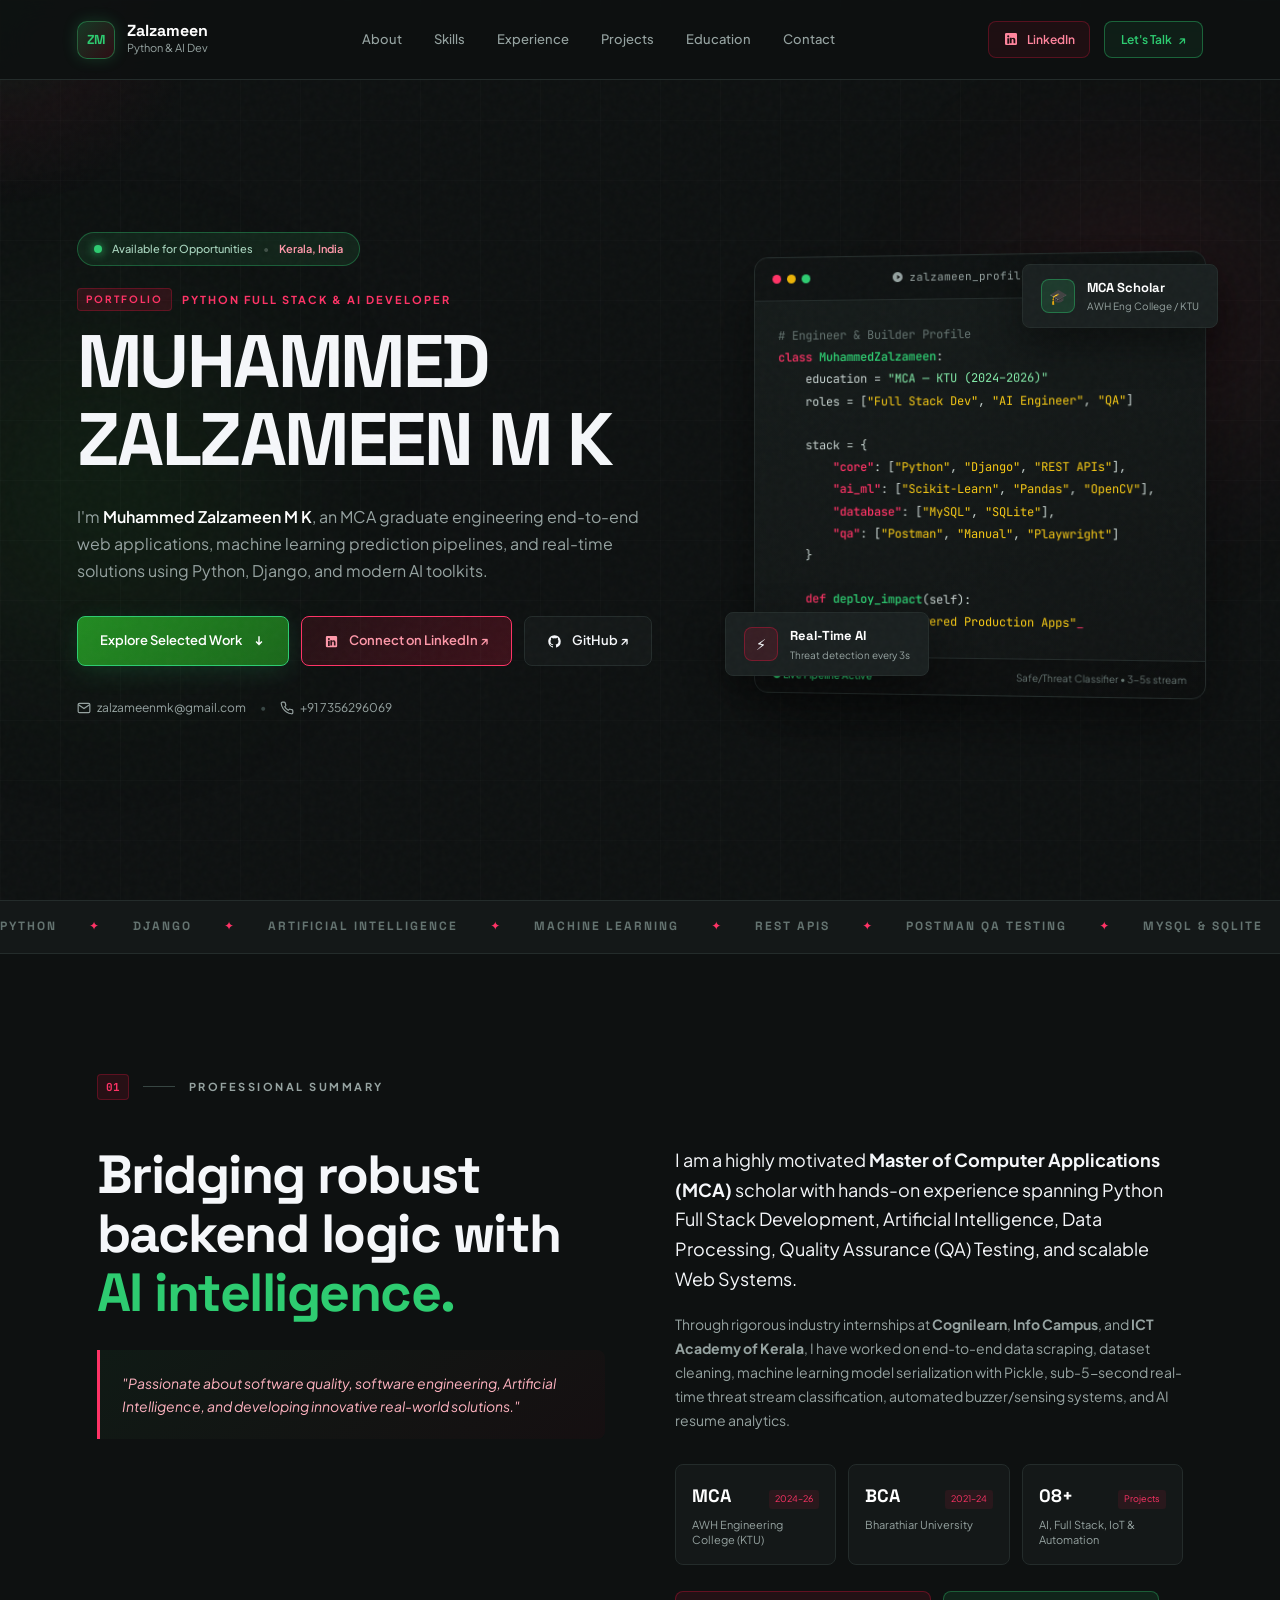
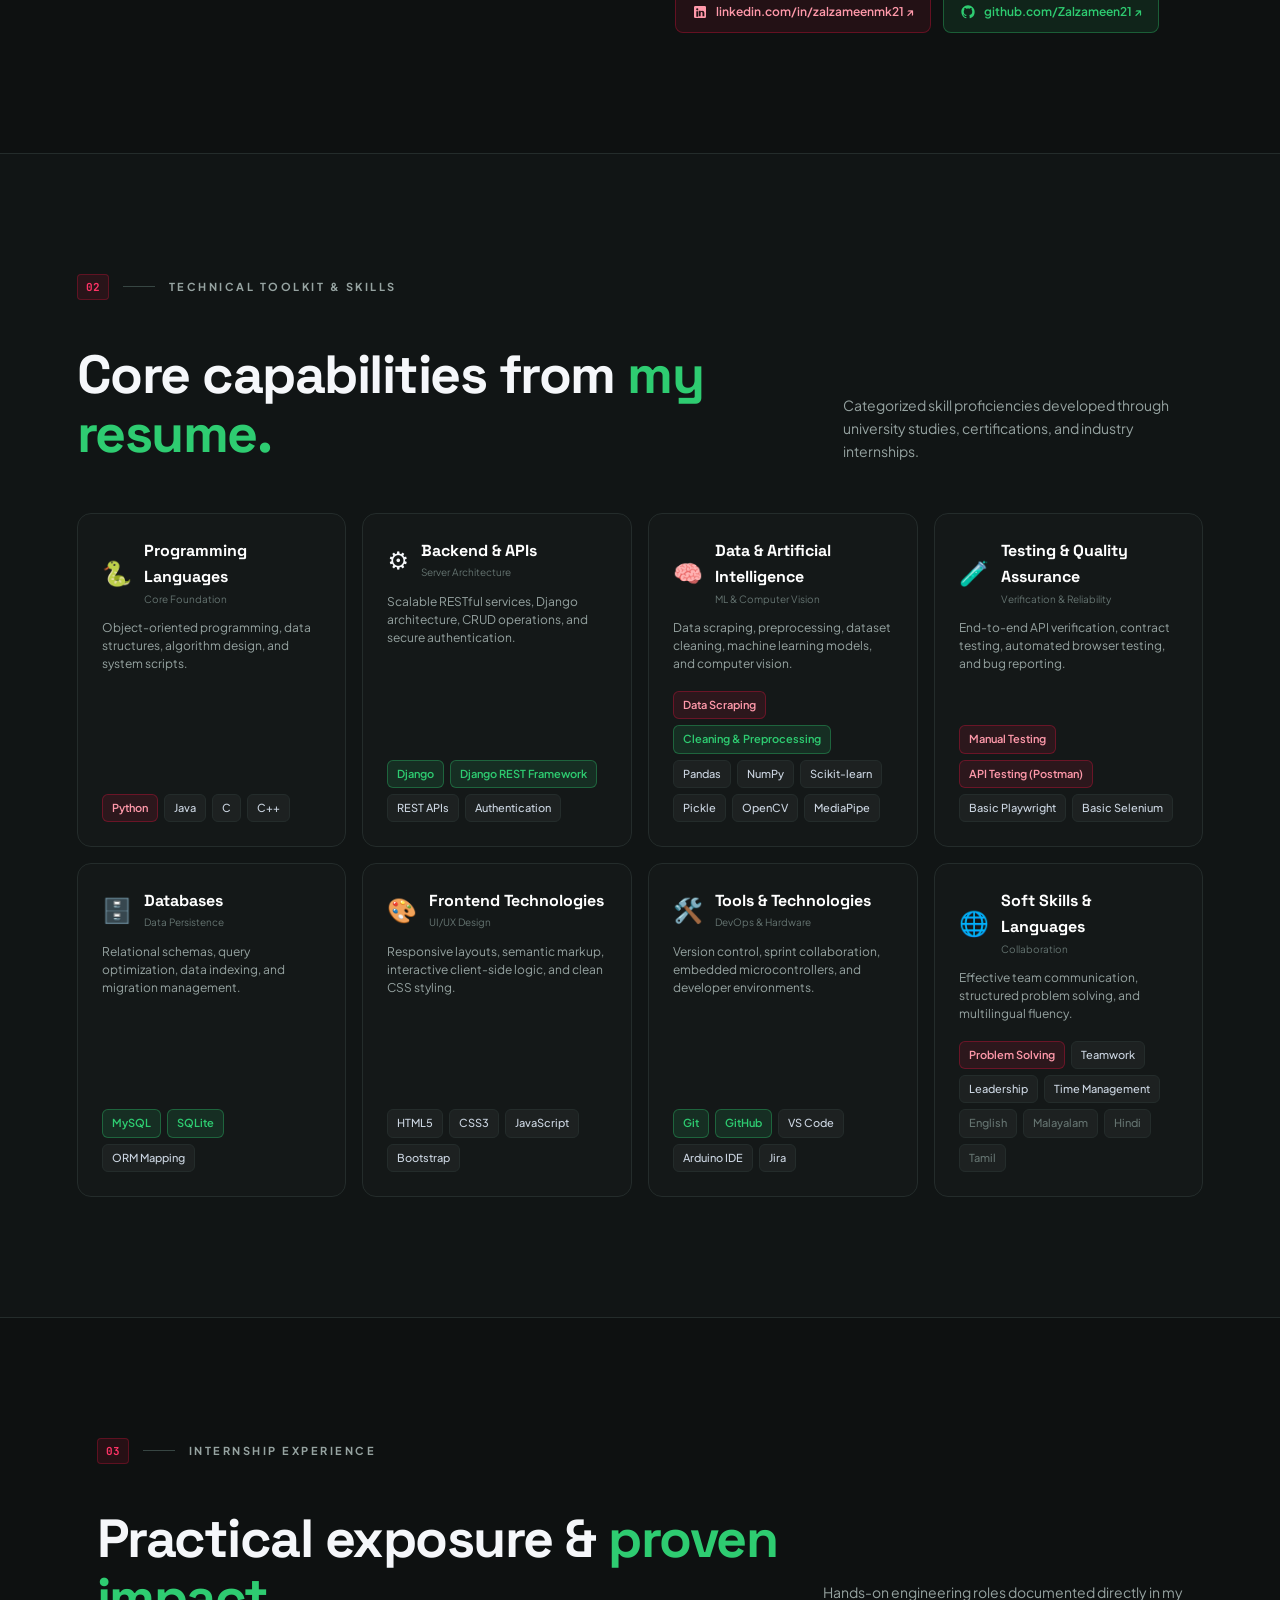
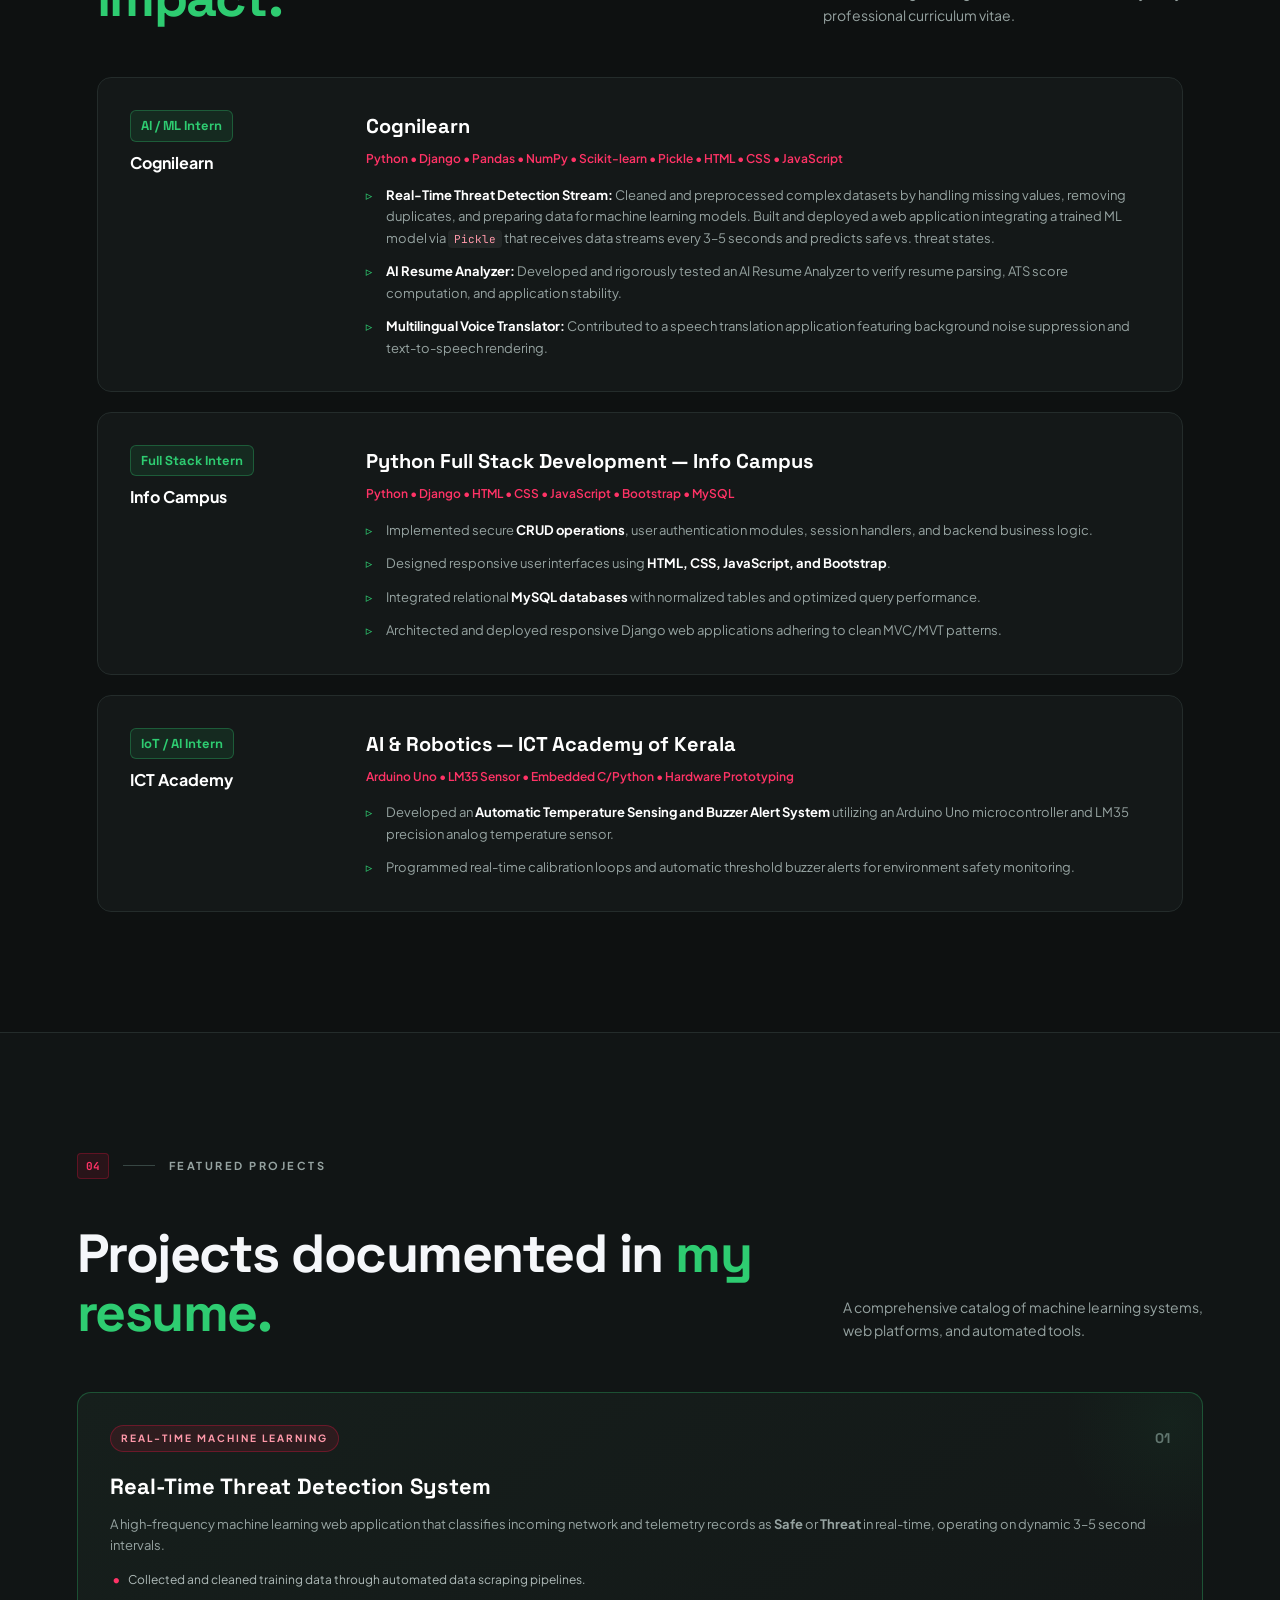
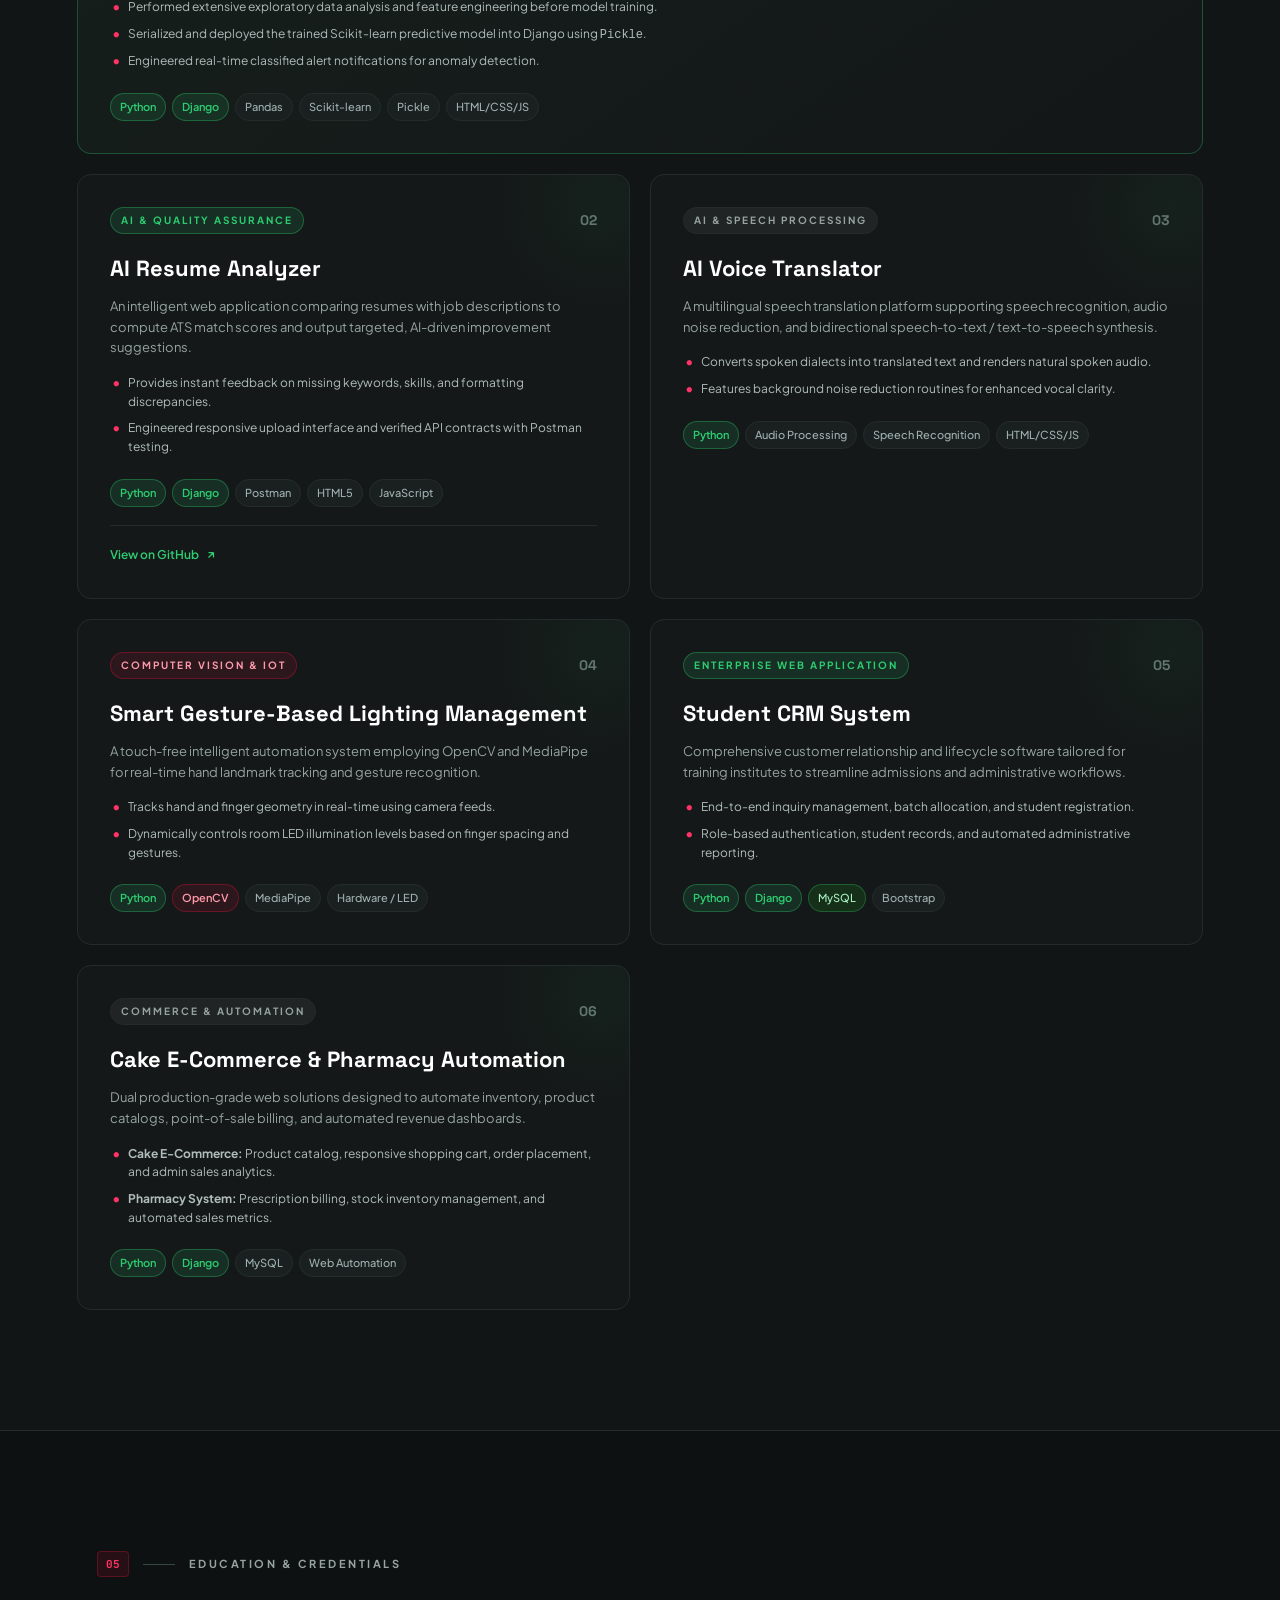
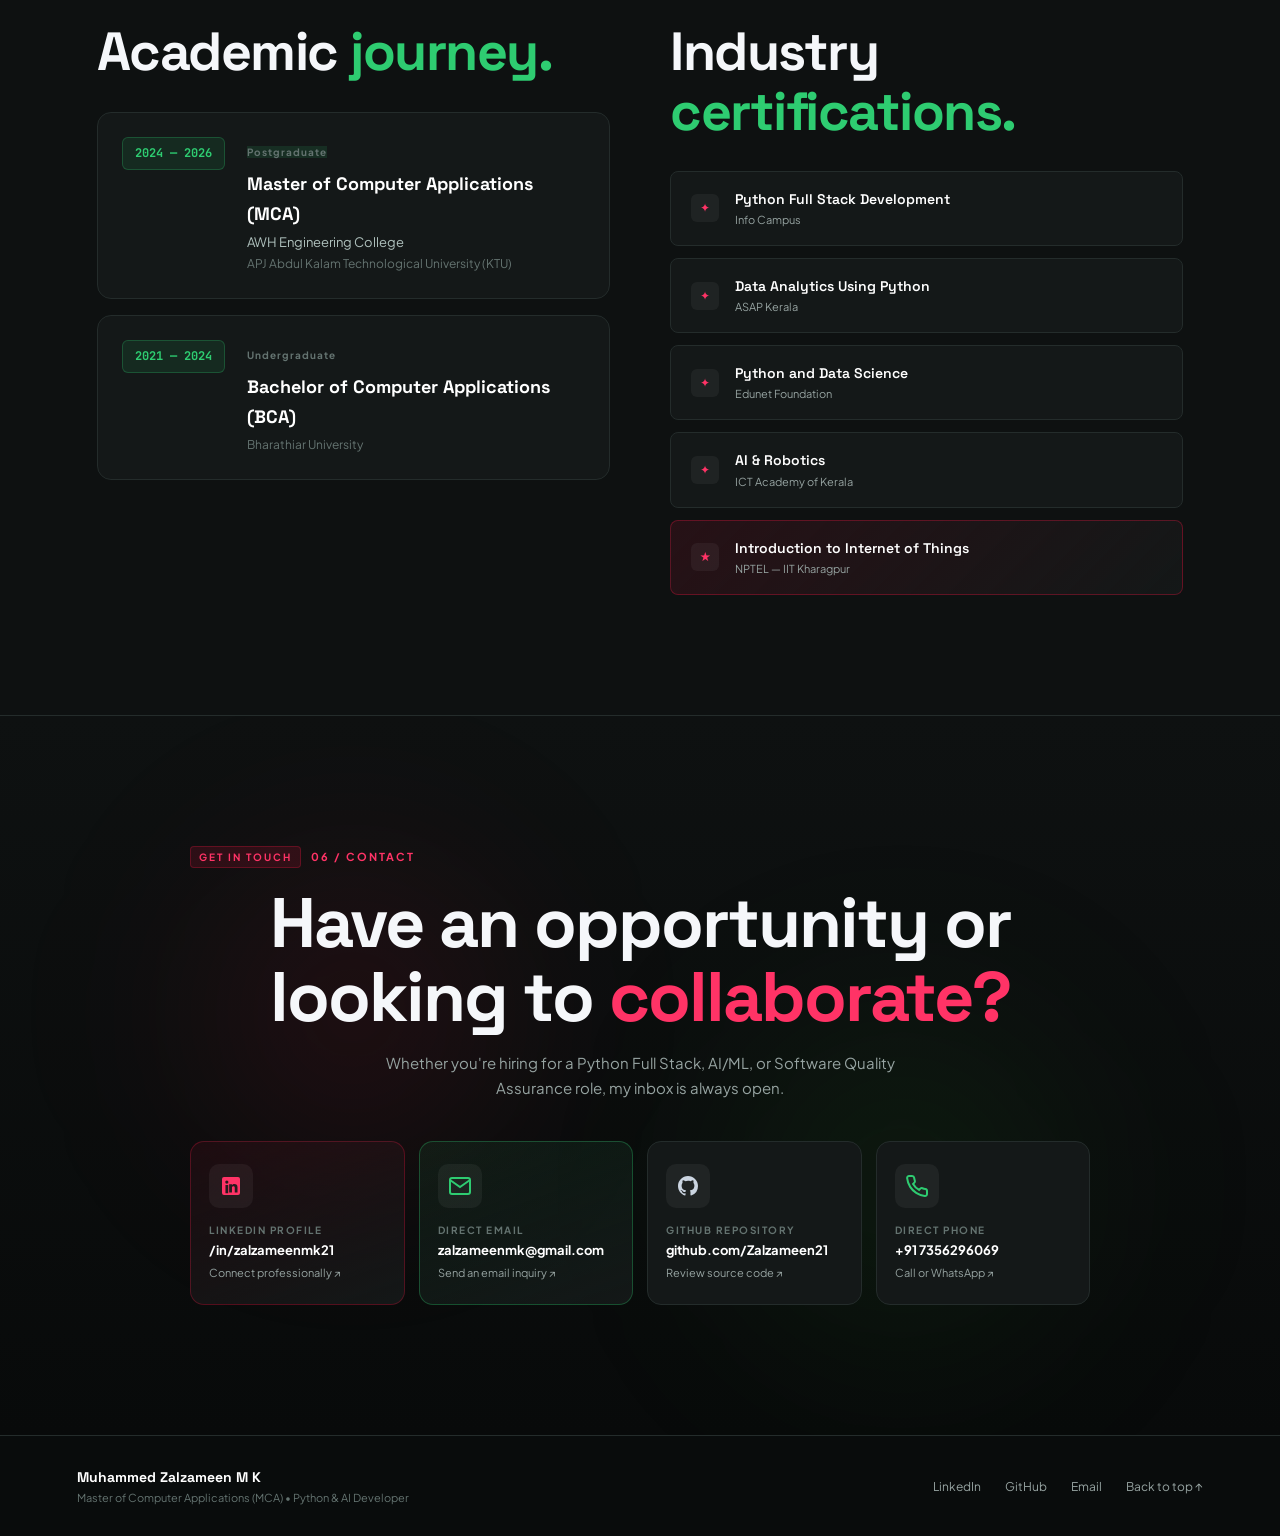
<file: index.html>
<!DOCTYPE html>
<html lang="en">

<head>
  <meta charset="UTF-8">
  <meta name="viewport" content="width=device-width, initial-scale=1.0">
  <meta name="description"
    content="Muhammed Zalzameen M K — Python Full Stack & AI Developer Portfolio. MCA graduate specializing in Python, Django, AI/ML, and Quality Assurance.">
  <title>Muhammed Zalzameen M K — Python Full Stack & AI Developer</title>
  <link rel="preconnect" href="https://fonts.googleapis.com">
  <link rel="preconnect" href="https://fonts.gstatic.com" crossorigin>
  <link
    href="https://fonts.googleapis.com/css2?family=Plus+Jakarta+Sans:wght@300;400;500;600;700;800&family=Space+Grotesk:wght@500;600;700&family=JetBrains+Mono:wght@400;500&display=swap"
    rel="stylesheet">
  <link rel="stylesheet" href="style.css">
</head>

<body>
  <div class="noise"></div>
  <div class="cursor-glow"></div>

  <header class="nav">
    <a class="brand" href="#home">
      <span class="brand-badge">ZM</span>
      <div class="brand-text">
        <b>Zalzameen</b>
        <small>Python & AI Dev</small>
      </div>
    </a>
    <button class="menu" aria-label="Toggle navigation" id="menuToggle">
      <span></span><span></span><span></span>
    </button>
    <nav id="mainNav">
      <a href="#about">About</a>
      <a href="#skills">Skills</a>
      <a href="#experience">Experience</a>
      <a href="#projects">Projects</a>
      <a href="#education">Education</a>
      <a href="#contact">Contact</a>
    </nav>
    <div class="nav-right">
      <a class="nav-social" href="https://www.linkedin.com/in/zalzameenmk21" target="_blank" rel="noopener"
        aria-label="LinkedIn">
        <svg width="16" height="16" fill="currentColor" viewBox="0 0 24 24">
          <path
            d="M19 3a2 2 0 0 1 2 2v14a2 2 0 0 1-2 2H5a2 2 0 0 1-2-2V5a2 2 0 0 1 2-2h14m-.5 15.5v-5.3a3.26 3.26 0 0 0-3.26-3.26c-.85 0-1.84.52-2.28 1.3v-1.11h-2.79v8.37h2.79v-4.93c0-.77.62-1.4 1.39-1.4a1.4 1.4 0 0 1 1.4 1.4v4.93h2.75M6.46 10.9v8.37H9.2V10.9H6.46M7.83 6.45a1.6 1.6 0 1 0 0 3.2 1.6 1.6 0 0 0 0-3.2z" />
        </svg>
        <span>LinkedIn</span>
      </a>
      <a class="nav-cta" href="#contact">Let's Talk <span>↗</span></a>
    </div>
  </header>

  <main>
    <!-- HERO SECTION -->
    <section id="home" class="hero">
      <div class="orb orb-crimson"></div>
      <div class="orb orb-forest"></div>
      <div class="grid-overlay"></div>

      <div class="hero-left reveal">
        <div class="status-pill">
          <span class="status-dot"></span>
          <span>Available for Opportunities</span>
          <span class="pill-divider">•</span>
          <span class="pill-loc">Kerala, India</span>
        </div>

        <p class="kicker"><span class="kicker-tag">PORTFOLIO</span> PYTHON FULL STACK & AI DEVELOPER</p>
        <h1>MUHAMMED ZALZAMEEN M K</h1>
        <p class="lead">
          I'm <strong>Muhammed Zalzameen M K</strong>, an MCA graduate engineering end-to-end web applications, machine
          learning prediction pipelines, and real-time solutions using Python, Django, and modern AI toolkits.
        </p>

        <div class="hero-actions">
          <a class="btn btn-primary" href="#projects">
            <span>Explore Selected Work</span>
            <svg width="14" height="14" viewBox="0 0 24 24" fill="none" stroke="currentColor" stroke-width="2.5">
              <path d="M7 13l5 5 5-5M12 4v14" />
            </svg>
          </a>
          <a class="btn btn-secondary" href="https://www.linkedin.com/in/zalzameenmk21" target="_blank" rel="noopener">
            <svg width="15" height="15" fill="currentColor" viewBox="0 0 24 24">
              <path
                d="M19 3a2 2 0 0 1 2 2v14a2 2 0 0 1-2 2H5a2 2 0 0 1-2-2V5a2 2 0 0 1 2-2h14m-.5 15.5v-5.3a3.26 3.26 0 0 0-3.26-3.26c-.85 0-1.84.52-2.28 1.3v-1.11h-2.79v8.37h2.79v-4.93c0-.77.62-1.4 1.39-1.4a1.4 1.4 0 0 1 1.4 1.4v4.93h2.75M6.46 10.9v8.37H9.2V10.9H6.46M7.83 6.45a1.6 1.6 0 1 0 0 3.2 1.6 1.6 0 0 0 0-3.2z" />
            </svg>
            <span>Connect on LinkedIn ↗</span>
          </a>
          <a class="btn btn-ghost" href="https://github.com/Zalzameen21" target="_blank" rel="noopener">
            <svg width="15" height="15" fill="currentColor" viewBox="0 0 24 24">
              <path
                d="M12 2C6.477 2 2 6.484 2 12.017c0 4.425 2.865 8.18 6.839 9.504.5.092.682-.217.682-.483 0-.237-.008-.868-.013-1.703-2.782.605-3.369-1.343-3.369-1.343-.454-1.158-1.11-1.466-1.11-1.466-.908-.62.069-.608.069-.608 1.003.07 1.53 1.032 1.53 1.032.892 1.53 2.341 1.088 2.91.832.092-.647.35-1.088.636-1.338-2.22-.253-4.555-1.113-4.555-4.951 0-1.093.39-1.988 1.029-2.688-.103-.253-.446-1.272.098-2.65 0 0 .84-.27 2.75 1.026A9.564 9.564 0 0112 6.844c.85.004 1.705.115 2.504.337 1.909-1.296 2.747-1.027 2.747-1.027.546 1.379.202 2.398.1 2.651.64.7 1.028 1.595 1.028 2.688 0 3.848-2.339 4.695-4.566 4.943.359.309.678.92.678 1.855 0 1.338-.012 2.419-.012 2.747 0 .268.18.58.688.482A10.019 10.019 0 0022 12.017C22 6.484 17.522 2 12 2z" />
            </svg>
            <span>GitHub ↗</span>
          </a>
        </div>

        <div class="contact-strip">
          <a href="mailto:zalzameenmk@gmail.com" class="strip-item">
            <svg width="14" height="14" fill="none" stroke="currentColor" stroke-width="2" viewBox="0 0 24 24">
              <path d="M4 4h16c1.1 0 2 .9 2 2v12c0 1.1-.9 2-2 2H4c-1.1 0-2-.9-2-2V6c0-1.1.9-2 2-2z" />
              <path d="M22 6l-10 7L2 6" />
            </svg>
            <span>zalzameenmk@gmail.com</span>
          </a>
          <span class="sep">•</span>
          <a href="tel:+917356296069" class="strip-item">
            <svg width="14" height="14" fill="none" stroke="currentColor" stroke-width="2" viewBox="0 0 24 24">
              <path
                d="M22 16.92v3a2 2 0 0 1-2.18 2 19.79 19.79 0 0 1-8.63-3.07 19.5 19.5 0 0 1-6-6 19.79 19.79 0 0 1-3.07-8.67A2 2 0 0 1 4.11 2h3a2 2 0 0 1 2 1.72 12.84 12.84 0 0 0 .7 2.81 2 2 0 0 1-.45 2.11L8.09 9.91a16 16 0 0 0 6 6l1.27-1.27a2 2 0 0 1 2.11-.45 12.84 12.84 0 0 0 2.81.7A2 2 0 0 1 22 16.92z" />
            </svg>
            <span>+91 7356296069</span>
          </a>
        </div>
      </div>

      <div class="hero-right reveal delay">
        <div class="code-card">
          <div class="code-top">
            <div class="code-dots"><i></i><i></i><i></i></div>
            <span class="code-filename"><svg width="12" height="12" viewBox="0 0 24 24" fill="currentColor">
                <path d="M12 2C6.48 2 2 6.48 2 12s4.48 10 10 10 10-4.48 10-10S17.52 2 12 2zm-1 14.5v-9l6 4.5-6 4.5z" />
              </svg> zalzameen_profile.py</span>
            <span class="code-lang">Python 3.11</span>
          </div>
          <div class="code-body">
            <pre><span class="c-dim"># Engineer & Builder Profile</span>
<span class="c-crimson">class</span> <span class="c-forest">MuhammedZalzameen</span>:
    education = <span class="c-text">"MCA — KTU (2024–2026)"</span>
    roles = [<span class="c-accent">"Full Stack Dev"</span>, <span class="c-accent">"AI Engineer"</span>, <span class="c-accent">"QA"</span>]
    
    stack = {
        <span class="c-crimson">"core"</span>: [<span class="c-accent">"Python"</span>, <span class="c-accent">"Django"</span>, <span class="c-accent">"REST APIs"</span>],
        <span class="c-crimson">"ai_ml"</span>: [<span class="c-accent">"Scikit-Learn"</span>, <span class="c-accent">"Pandas"</span>, <span class="c-accent">"OpenCV"</span>],
        <span class="c-crimson">"database"</span>: [<span class="c-accent">"MySQL"</span>, <span class="c-accent">"SQLite"</span>],
        <span class="c-crimson">"qa"</span>: [<span class="c-accent">"Postman"</span>, <span class="c-accent">"Manual"</span>, <span class="c-accent">"Playwright"</span>]
    }

    <span class="c-crimson">def</span> <span class="c-forest">deploy_impact</span>(self):
        <span class="c-crimson">return</span> <span class="c-accent">"ML-Powered Production Apps"</span><span class="cursor">_</span></pre>
          </div>
          <div class="code-footer">
            <span class="badge-status">● Live Pipeline Active</span>
            <span class="badge-sec">Safe/Threat Classifier • 3-5s stream</span>
          </div>
        </div>

        <div class="floating-card fc-one">
          <div class="fc-icon fc-crimson-icon">⚡</div>
          <div>
            <strong>Real-Time AI</strong>
            <small>Threat detection every 3s</small>
          </div>
        </div>
        <div class="floating-card fc-two">
          <div class="fc-icon fc-forest-icon">🎓</div>
          <div>
            <strong>MCA Scholar</strong>
            <small>AWH Eng College / KTU</small>
          </div>
        </div>
      </div>
    </section>

    <!-- MARQUEE TECH TICKER -->
    <section class="marquee" aria-hidden="true">
      <div class="track">
        <span>PYTHON</span><b class="spark">✦</b>
        <span>DJANGO</span><b class="spark">✦</b>
        <span>ARTIFICIAL INTELLIGENCE</span><b class="spark">✦</b>
        <span>MACHINE LEARNING</span><b class="spark">✦</b>
        <span>REST APIS</span><b class="spark">✦</b>
        <span>POSTMAN QA TESTING</span><b class="spark">✦</b>
        <span>MYSQL & SQLITE</span><b class="spark">✦</b>
        <span>SCIKIT-LEARN & PANDAS</span><b class="spark">✦</b>
        <span>OPENCV & MEDIAPIPE</span><b class="spark">✦</b>
        <span>DATA SCRAPING</span><b class="spark">✦</b>
        <span>PYTHON</span><b class="spark">✦</b>
        <span>DJANGO</span><b class="spark">✦</b>
        <span>ARTIFICIAL INTELLIGENCE</span><b class="spark">✦</b>
        <span>MACHINE LEARNING</span><b class="spark">✦</b>
        <span>REST APIS</span><b class="spark">✦</b>
        <span>POSTMAN QA TESTING</span><b class="spark">✦</b>
      </div>
    </section>

    <!-- ABOUT SECTION -->
    <section id="about" class="section">
      <div class="section-label reveal">
        <span class="label-idx">01</span>
        <span class="label-line"></span>
        <span class="label-title">PROFESSIONAL SUMMARY</span>
      </div>

      <div class="two-col">
        <div class="reveal">
          <h2 class="section-title">
            Bridging robust backend logic with <span>AI intelligence.</span>
          </h2>
          <div class="about-highlight-box">
            <p class="crimson-highlight">"Passionate about software quality, software engineering, Artificial
              Intelligence, and developing innovative real-world solutions."</p>
          </div>
        </div>
        <div class="reveal">
          <p class="big-copy">
            I am a highly motivated <strong>Master of Computer Applications (MCA)</strong> scholar with hands-on
            experience spanning Python Full Stack Development, Artificial Intelligence, Data Processing, Quality
            Assurance (QA) Testing, and scalable Web Systems.
          </p>
          <p class="muted">
            Through rigorous industry internships at <strong>Cognilearn</strong>, <strong>Info Campus</strong>, and
            <strong>ICT Academy of Kerala</strong>, I have worked on end-to-end data scraping, dataset cleaning, machine
            learning model serialization with Pickle, sub-5-second real-time threat stream classification, automated
            buzzer/sensing systems, and AI resume analytics.
          </p>

          <div class="summary-stats">
            <div class="stat-box">
              <div class="stat-top"><span class="stat-num">MCA</span><span class="stat-badge">2024–26</span></div>
              <p>AWH Engineering College (KTU)</p>
            </div>
            <div class="stat-box">
              <div class="stat-top"><span class="stat-num">BCA</span><span class="stat-badge">2021–24</span></div>
              <p>Bharathiar University</p>
            </div>
            <div class="stat-box">
              <div class="stat-top"><span class="stat-num">08+</span><span class="stat-badge">Projects</span></div>
              <p>AI, Full Stack, IoT & Automation</p>
            </div>
          </div>

          <div class="social-badges">
            <a href="https://www.linkedin.com/in/zalzameenmk21" target="_blank" rel="noopener"
              class="badge-link linkedin">
              <svg width="16" height="16" fill="currentColor" viewBox="0 0 24 24">
                <path
                  d="M19 3a2 2 0 0 1 2 2v14a2 2 0 0 1-2 2H5a2 2 0 0 1-2-2V5a2 2 0 0 1 2-2h14m-.5 15.5v-5.3a3.26 3.26 0 0 0-3.26-3.26c-.85 0-1.84.52-2.28 1.3v-1.11h-2.79v8.37h2.79v-4.93c0-.77.62-1.4 1.39-1.4a1.4 1.4 0 0 1 1.4 1.4v4.93h2.75M6.46 10.9v8.37H9.2V10.9H6.46M7.83 6.45a1.6 1.6 0 1 0 0 3.2 1.6 1.6 0 0 0 0-3.2z" />
              </svg>
              <span>linkedin.com/in/zalzameenmk21 ↗</span>
            </a>
            <a href="https://github.com/Zalzameen21" target="_blank" rel="noopener" class="badge-link github">
              <svg width="16" height="16" fill="currentColor" viewBox="0 0 24 24">
                <path
                  d="M12 2C6.477 2 2 6.484 2 12.017c0 4.425 2.865 8.18 6.839 9.504.5.092.682-.217.682-.483 0-.237-.008-.868-.013-1.703-2.782.605-3.369-1.343-3.369-1.343-.454-1.158-1.11-1.466-1.11-1.466-.908-.62.069-.608.069-.608 1.003.07 1.53 1.032 1.53 1.032.892 1.53 2.341 1.088 2.91.832.092-.647.35-1.088.636-1.338-2.22-.253-4.555-1.113-4.555-4.951 0-1.093.39-1.988 1.029-2.688-.103-.253-.446-1.272.098-2.65 0 0 .84-.27 2.75 1.026A9.564 9.564 0 0112 6.844c.85.004 1.705.115 2.504.337 1.909-1.296 2.747-1.027 2.747-1.027.546 1.379.202 2.398.1 2.651.64.7 1.028 1.595 1.028 2.688 0 3.848-2.339 4.695-4.566 4.943.359.309.678.92.678 1.855 0 1.338-.012 2.419-.012 2.747 0 .268.18.58.688.482A10.019 10.019 0 0022 12.017C22 6.484 17.522 2 12 2z" />
              </svg>
              <span>github.com/Zalzameen21 ↗</span>
            </a>
          </div>
        </div>
      </div>
    </section>

    <!-- SKILLS / TECHNICAL TOOLKIT -->
    <section id="skills" class="section section-dark">
      <div class="section-label reveal">
        <span class="label-idx">02</span>
        <span class="label-line"></span>
        <span class="label-title">TECHNICAL TOOLKIT & SKILLS</span>
      </div>

      <div class="section-head reveal">
        <h2 class="section-title">Core capabilities from <span>my resume.</span></h2>
        <p>Categorized skill proficiencies developed through university studies, certifications, and industry
          internships.</p>
      </div>

      <div class="skill-category-grid">
        <!-- Category 1 -->
        <div class="skill-card reveal">
          <div class="card-glow"></div>
          <div class="skill-header">
            <span class="skill-icon">🐍</span>
            <div>
              <h3>Programming Languages</h3>
              <small>Core Foundation</small>
            </div>
          </div>
          <p class="skill-desc">Object-oriented programming, data structures, algorithm design, and system scripts.</p>
          <div class="tag-list">
            <span class="tag tag-crimson">Python</span>
            <span class="tag">Java</span>
            <span class="tag">C</span>
            <span class="tag">C++</span>
          </div>
        </div>

        <!-- Category 2 -->
        <div class="skill-card reveal">
          <div class="card-glow"></div>
          <div class="skill-header">
            <span class="skill-icon">⚙️</span>
            <div>
              <h3>Backend & APIs</h3>
              <small>Server Architecture</small>
            </div>
          </div>
          <p class="skill-desc">Scalable RESTful services, Django architecture, CRUD operations, and secure
            authentication.</p>
          <div class="tag-list">
            <span class="tag tag-forest">Django</span>
            <span class="tag tag-forest">Django REST Framework</span>
            <span class="tag">REST APIs</span>
            <span class="tag">Authentication</span>
          </div>
        </div>

        <!-- Category 3 -->
        <div class="skill-card reveal">
          <div class="card-glow"></div>
          <div class="skill-header">
            <span class="skill-icon">🧠</span>
            <div>
              <h3>Data & Artificial Intelligence</h3>
              <small>ML & Computer Vision</small>
            </div>
          </div>
          <p class="skill-desc">Data scraping, preprocessing, dataset cleaning, machine learning models, and computer
            vision.</p>
          <div class="tag-list">
            <span class="tag tag-crimson">Data Scraping</span>
            <span class="tag tag-forest">Cleaning & Preprocessing</span>
            <span class="tag">Pandas</span>
            <span class="tag">NumPy</span>
            <span class="tag">Scikit-learn</span>
            <span class="tag">Pickle</span>
            <span class="tag">OpenCV</span>
            <span class="tag">MediaPipe</span>
          </div>
        </div>

        <!-- Category 4 -->
        <div class="skill-card reveal">
          <div class="card-glow"></div>
          <div class="skill-header">
            <span class="skill-icon">🧪</span>
            <div>
              <h3>Testing & Quality Assurance</h3>
              <small>Verification & Reliability</small>
            </div>
          </div>
          <p class="skill-desc">End-to-end API verification, contract testing, automated browser testing, and bug
            reporting.</p>
          <div class="tag-list">
            <span class="tag tag-crimson">Manual Testing</span>
            <span class="tag tag-crimson">API Testing (Postman)</span>
            <span class="tag">Basic Playwright</span>
            <span class="tag">Basic Selenium</span>
          </div>
        </div>

        <!-- Category 5 -->
        <div class="skill-card reveal">
          <div class="card-glow"></div>
          <div class="skill-header">
            <span class="skill-icon">🗄️</span>
            <div>
              <h3>Databases</h3>
              <small>Data Persistence</small>
            </div>
          </div>
          <p class="skill-desc">Relational schemas, query optimization, data indexing, and migration management.</p>
          <div class="tag-list">
            <span class="tag tag-forest">MySQL</span>
            <span class="tag tag-forest">SQLite</span>
            <span class="tag">ORM Mapping</span>
          </div>
        </div>

        <!-- Category 6 -->
        <div class="skill-card reveal">
          <div class="card-glow"></div>
          <div class="skill-header">
            <span class="skill-icon">🎨</span>
            <div>
              <h3>Frontend Technologies</h3>
              <small>UI/UX Design</small>
            </div>
          </div>
          <p class="skill-desc">Responsive layouts, semantic markup, interactive client-side logic, and clean CSS
            styling.</p>
          <div class="tag-list">
            <span class="tag">HTML5</span>
            <span class="tag">CSS3</span>
            <span class="tag">JavaScript</span>
            <span class="tag">Bootstrap</span>
          </div>
        </div>

        <!-- Category 7 -->
        <div class="skill-card reveal">
          <div class="card-glow"></div>
          <div class="skill-header">
            <span class="skill-icon">🛠️</span>
            <div>
              <h3>Tools & Technologies</h3>
              <small>DevOps & Hardware</small>
            </div>
          </div>
          <p class="skill-desc">Version control, sprint collaboration, embedded microcontrollers, and developer
            environments.</p>
          <div class="tag-list">
            <span class="tag tag-forest">Git</span>
            <span class="tag tag-forest">GitHub</span>
            <span class="tag">VS Code</span>
            <span class="tag">Arduino IDE</span>
            <span class="tag">Jira</span>
          </div>
        </div>

        <!-- Category 8 -->
        <div class="skill-card reveal">
          <div class="card-glow"></div>
          <div class="skill-header">
            <span class="skill-icon">🌐</span>
            <div>
              <h3>Soft Skills & Languages</h3>
              <small>Collaboration</small>
            </div>
          </div>
          <p class="skill-desc">Effective team communication, structured problem solving, and multilingual fluency.</p>
          <div class="tag-list">
            <span class="tag tag-crimson">Problem Solving</span>
            <span class="tag">Teamwork</span>
            <span class="tag">Leadership</span>
            <span class="tag">Time Management</span>
            <span class="tag tag-dim">English</span>
            <span class="tag tag-dim">Malayalam</span>
            <span class="tag tag-dim">Hindi</span>
            <span class="tag tag-dim">Tamil</span>
          </div>
        </div>
      </div>
    </section>

    <!-- INTERNSHIP EXPERIENCE -->
    <section id="experience" class="section">
      <div class="section-label reveal">
        <span class="label-idx">03</span>
        <span class="label-line"></span>
        <span class="label-title">INTERNSHIP EXPERIENCE</span>
      </div>

      <div class="section-head reveal">
        <h2 class="section-title">Practical exposure & <span>proven impact.</span></h2>
        <p>Hands-on engineering roles documented directly in my professional curriculum vitae.</p>
      </div>

      <div class="experience-timeline">
        <!-- Internship 1 -->
        <div class="exp-item reveal">
          <div class="exp-badge">
            <span class="badge-role">AI / ML Intern</span>
            <span class="badge-org">Cognilearn</span>
          </div>
          <div class="exp-content">
            <div class="exp-header">
              <h3>Cognilearn</h3>
              <span class="exp-tech">Python • Django • Pandas • NumPy • Scikit-learn • Pickle • HTML • CSS •
                JavaScript</span>
            </div>
            <ul class="exp-bullets">
              <li><strong>Real-Time Threat Detection Stream:</strong> Cleaned and preprocessed complex datasets by
                handling missing values, removing duplicates, and preparing data for machine learning models. Built and
                deployed a web application integrating a trained ML model via <code>Pickle</code> that receives data
                streams every 3–5 seconds and predicts safe vs. threat states.</li>
              <li><strong>AI Resume Analyzer:</strong> Developed and rigorously tested an AI Resume Analyzer to verify
                resume parsing, ATS score computation, and application stability.</li>
              <li><strong>Multilingual Voice Translator:</strong> Contributed to a speech translation application
                featuring background noise suppression and text-to-speech rendering.</li>
            </ul>
          </div>
        </div>

        <!-- Internship 2 -->
        <div class="exp-item reveal">
          <div class="exp-badge">
            <span class="badge-role">Full Stack Intern</span>
            <span class="badge-org">Info Campus</span>
          </div>
          <div class="exp-content">
            <div class="exp-header">
              <h3>Python Full Stack Development — Info Campus</h3>
              <span class="exp-tech">Python • Django • HTML • CSS • JavaScript • Bootstrap • MySQL</span>
            </div>
            <ul class="exp-bullets">
              <li>Implemented secure <strong>CRUD operations</strong>, user authentication modules, session handlers,
                and backend business logic.</li>
              <li>Designed responsive user interfaces using <strong>HTML, CSS, JavaScript, and Bootstrap</strong>.</li>
              <li>Integrated relational <strong>MySQL databases</strong> with normalized tables and optimized query
                performance.</li>
              <li>Architected and deployed responsive Django web applications adhering to clean MVC/MVT patterns.</li>
            </ul>
          </div>
        </div>

        <!-- Internship 3 -->
        <div class="exp-item reveal">
          <div class="exp-badge">
            <span class="badge-role">IoT / AI Intern</span>
            <span class="badge-org">ICT Academy</span>
          </div>
          <div class="exp-content">
            <div class="exp-header">
              <h3>AI & Robotics — ICT Academy of Kerala</h3>
              <span class="exp-tech">Arduino Uno • LM35 Sensor • Embedded C/Python • Hardware Prototyping</span>
            </div>
            <ul class="exp-bullets">
              <li>Developed an <strong>Automatic Temperature Sensing and Buzzer Alert System</strong> utilizing an
                Arduino Uno microcontroller and LM35 precision analog temperature sensor.</li>
              <li>Programmed real-time calibration loops and automatic threshold buzzer alerts for environment safety
                monitoring.</li>
            </ul>
          </div>
        </div>
      </div>
    </section>

    <!-- PROJECTS SECTION -->
    <section id="projects" class="section section-dark">
      <div class="section-label reveal">
        <span class="label-idx">04</span>
        <span class="label-line"></span>
        <span class="label-title">FEATURED PROJECTS</span>
      </div>

      <div class="section-head reveal">
        <h2 class="section-title">Projects documented in <span>my resume.</span></h2>
        <p>A comprehensive catalog of machine learning systems, web platforms, and automated tools.</p>
      </div>

      <div class="projects-grid">
        <!-- Project 1 (Featured) -->
        <article class="project-card project-featured reveal">
          <div class="project-header">
            <span class="project-pill pill-crimson">REAL-TIME MACHINE LEARNING</span>
            <span class="project-index">01</span>
          </div>
          <div class="project-body">
            <h3>Real-Time Threat Detection System</h3>
            <p class="project-summary">
              A high-frequency machine learning web application that classifies incoming network and telemetry records
              as <strong>Safe</strong> or <strong>Threat</strong> in real-time, operating on dynamic 3–5 second
              intervals.
            </p>
            <ul class="project-points">
              <li>Collected and cleaned training data through automated data scraping pipelines.</li>
              <li>Performed extensive exploratory data analysis and feature engineering before model training.</li>
              <li>Serialized and deployed the trained Scikit-learn predictive model into Django using
                <code>Pickle</code>.</li>
              <li>Engineered real-time classified alert notifications for anomaly detection.</li>
            </ul>
            <div class="chips">
              <span class="chip-primary">Python</span>
              <span class="chip-primary">Django</span>
              <span>Pandas</span>
              <span>Scikit-learn</span>
              <span>Pickle</span>
              <span>HTML/CSS/JS</span>
            </div>
          </div>
        </article>

        <!-- Project 2 -->
        <article class="project-card reveal">
          <div class="project-header">
            <span class="project-pill pill-forest">AI & QUALITY ASSURANCE</span>
            <span class="project-index">02</span>
          </div>
          <div class="project-body">
            <h3>AI Resume Analyzer</h3>
            <p class="project-summary">
              An intelligent web application comparing resumes with job descriptions to compute ATS match scores and
              output targeted, AI-driven improvement suggestions.
            </p>
            <ul class="project-points">
              <li>Provides instant feedback on missing keywords, skills, and formatting discrepancies.</li>
              <li>Engineered responsive upload interface and verified API contracts with Postman testing.</li>
            </ul>
            <div class="chips">
              <span class="chip-primary">Python</span>
              <span class="chip-primary">Django</span>
              <span>Postman</span>
              <span>HTML5</span>
              <span>JavaScript</span>
            </div>
            <div class="project-actions">
              <a href="https://github.com/Zalzameen21/Resume-Analyzer" target="_blank" rel="noopener" class="link-btn">
                <span>View on GitHub</span>
                <svg width="12" height="12" fill="none" stroke="currentColor" stroke-width="2.5" viewBox="0 0 24 24">
                  <path d="M7 17L17 7M17 7H7M17 7V17" />
                </svg>
              </a>
            </div>
          </div>
        </article>

        <!-- Project 3 -->
        <article class="project-card reveal">
          <div class="project-header">
            <span class="project-pill">AI & SPEECH PROCESSING</span>
            <span class="project-index">03</span>
          </div>
          <div class="project-body">
            <h3>AI Voice Translator</h3>
            <p class="project-summary">
              A multilingual speech translation platform supporting speech recognition, audio noise reduction, and
              bidirectional speech-to-text / text-to-speech synthesis.
            </p>
            <ul class="project-points">
              <li>Converts spoken dialects into translated text and renders natural spoken audio.</li>
              <li>Features background noise reduction routines for enhanced vocal clarity.</li>
            </ul>
            <div class="chips">
              <span class="chip-primary">Python</span>
              <span>Audio Processing</span>
              <span>Speech Recognition</span>
              <span>HTML/CSS/JS</span>
            </div>
          </div>
        </article>

        <!-- Project 4 -->
        <article class="project-card reveal">
          <div class="project-header">
            <span class="project-pill pill-crimson">COMPUTER VISION & IOT</span>
            <span class="project-index">04</span>
          </div>
          <div class="project-body">
            <h3>Smart Gesture-Based Lighting Management</h3>
            <p class="project-summary">
              A touch-free intelligent automation system employing OpenCV and MediaPipe for real-time hand landmark
              tracking and gesture recognition.
            </p>
            <ul class="project-points">
              <li>Tracks hand and finger geometry in real-time using camera feeds.</li>
              <li>Dynamically controls room LED illumination levels based on finger spacing and gestures.</li>
            </ul>
            <div class="chips">
              <span class="chip-primary">Python</span>
              <span class="chip-crimson">OpenCV</span>
              <span>MediaPipe</span>
              <span>Hardware / LED</span>
            </div>
          </div>
        </article>

        <!-- Project 5 -->
        <article class="project-card reveal">
          <div class="project-header">
            <span class="project-pill pill-forest">ENTERPRISE WEB APPLICATION</span>
            <span class="project-index">05</span>
          </div>
          <div class="project-body">
            <h3>Student CRM System</h3>
            <p class="project-summary">
              Comprehensive customer relationship and lifecycle software tailored for training institutes to streamline
              admissions and administrative workflows.
            </p>
            <ul class="project-points">
              <li>End-to-end inquiry management, batch allocation, and student registration.</li>
              <li>Role-based authentication, student records, and automated administrative reporting.</li>
            </ul>
            <div class="chips">
              <span class="chip-primary">Python</span>
              <span class="chip-primary">Django</span>
              <span class="chip-forest">MySQL</span>
              <span>Bootstrap</span>
            </div>
          </div>
        </article>

        <!-- Project 6 -->
        <article class="project-card reveal">
          <div class="project-header">
            <span class="project-pill">COMMERCE & AUTOMATION</span>
            <span class="project-index">06</span>
          </div>
          <div class="project-body">
            <h3>Cake E-Commerce & Pharmacy Automation</h3>
            <p class="project-summary">
              Dual production-grade web solutions designed to automate inventory, product catalogs, point-of-sale
              billing, and automated revenue dashboards.
            </p>
            <ul class="project-points">
              <li><strong>Cake E-Commerce:</strong> Product catalog, responsive shopping cart, order placement, and
                admin sales analytics.</li>
              <li><strong>Pharmacy System:</strong> Prescription billing, stock inventory management, and automated
                sales metrics.</li>
            </ul>
            <div class="chips">
              <span class="chip-primary">Python</span>
              <span class="chip-primary">Django</span>
              <span>MySQL</span>
              <span>Web Automation</span>
            </div>
          </div>
        </article>
      </div>
    </section>

    <!-- EDUCATION & CERTIFICATIONS -->
    <section id="education" class="section">
      <div class="section-label reveal">
        <span class="label-idx">05</span>
        <span class="label-line"></span>
        <span class="label-title">EDUCATION & CREDENTIALS</span>
      </div>

      <div class="two-col edu-cert-wrap">
        <!-- Education Column -->
        <div class="reveal">
          <h2 class="section-title">Academic <span>journey.</span></h2>
          <div class="edu-stack">
            <div class="edu-item">
              <div class="edu-time">2024 — 2026</div>
              <div class="edu-details">
                <span class="edu-tag tag-forest">Postgraduate</span>
                <h3>Master of Computer Applications (MCA)</h3>
                <p class="edu-college">AWH Engineering College</p>
                <p class="edu-uni">APJ Abdul Kalam Technological University (KTU)</p>
              </div>
            </div>

            <div class="edu-item">
              <div class="edu-time">2021 — 2024</div>
              <div class="edu-details">
                <span class="edu-tag">Undergraduate</span>
                <h3>Bachelor of Computer Applications (BCA)</h3>
                <p class="edu-uni">Bharathiar University</p>
              </div>
            </div>
          </div>
        </div>

        <!-- Certifications Column -->
        <div class="reveal">
          <h2 class="section-title">Industry <span>certifications.</span></h2>
          <div class="cert-list">
            <div class="cert-item">
              <div class="cert-badge-icon">✦</div>
              <div>
                <h4>Python Full Stack Development</h4>
                <p>Info Campus</p>
              </div>
            </div>
            <div class="cert-item">
              <div class="cert-badge-icon">✦</div>
              <div>
                <h4>Data Analytics Using Python</h4>
                <p>ASAP Kerala</p>
              </div>
            </div>
            <div class="cert-item">
              <div class="cert-badge-icon">✦</div>
              <div>
                <h4>Python and Data Science</h4>
                <p>Edunet Foundation</p>
              </div>
            </div>
            <div class="cert-item">
              <div class="cert-badge-icon">✦</div>
              <div>
                <h4>AI & Robotics</h4>
                <p>ICT Academy of Kerala</p>
              </div>
            </div>
            <div class="cert-item cert-featured">
              <div class="cert-badge-icon">★</div>
              <div>
                <h4>Introduction to Internet of Things</h4>
                <p>NPTEL — IIT Kharagpur</p>
              </div>
            </div>
          </div>
        </div>
      </div>
    </section>

    <!-- CONTACT SECTION -->
    <section id="contact" class="contact">
      <div class="orb orb-crimson-contact"></div>
      <div class="orb orb-forest-contact"></div>
      <div class="contact-inner reveal">
        <p class="kicker"><span class="kicker-tag">GET IN TOUCH</span> 06 / CONTACT</p>
        <h2>Have an opportunity or looking to <em>collaborate?</em></h2>
        <p class="contact-sub">
          Whether you're hiring for a Python Full Stack, AI/ML, or Software Quality Assurance role, my inbox is always
          open.
        </p>

        <!-- Social & Contact Grid -->
        <div class="contact-card-grid">
          <a href="https://www.linkedin.com/in/zalzameenmk21" target="_blank" rel="noopener"
            class="contact-box contact-linkedin">
            <div class="box-icon">
              <svg width="24" height="24" fill="currentColor" viewBox="0 0 24 24">
                <path
                  d="M19 3a2 2 0 0 1 2 2v14a2 2 0 0 1-2 2H5a2 2 0 0 1-2-2V5a2 2 0 0 1 2-2h14m-.5 15.5v-5.3a3.26 3.26 0 0 0-3.26-3.26c-.85 0-1.84.52-2.28 1.3v-1.11h-2.79v8.37h2.79v-4.93c0-.77.62-1.4 1.39-1.4a1.4 1.4 0 0 1 1.4 1.4v4.93h2.75M6.46 10.9v8.37H9.2V10.9H6.46M7.83 6.45a1.6 1.6 0 1 0 0 3.2 1.6 1.6 0 0 0 0-3.2z" />
              </svg>
            </div>
            <div class="box-text">
              <span class="box-label">LinkedIn Profile</span>
              <strong>/in/zalzameenmk21</strong>
              <small>Connect professionally ↗</small>
            </div>
          </a>

          <a href="mailto:zalzameenmk@gmail.com" class="contact-box contact-email">
            <div class="box-icon">
              <svg width="24" height="24" fill="none" stroke="currentColor" stroke-width="2" viewBox="0 0 24 24">
                <path d="M4 4h16c1.1 0 2 .9 2 2v12c0 1.1-.9 2-2 2H4c-1.1 0-2-.9-2-2V6c0-1.1.9-2 2-2z" />
                <path d="M22 6l-10 7L2 6" />
              </svg>
            </div>
            <div class="box-text">
              <span class="box-label">Direct Email</span>
              <strong>zalzameenmk@gmail.com</strong>
              <small>Send an email inquiry ↗</small>
            </div>
          </a>

          <a href="https://github.com/Zalzameen21" target="_blank" rel="noopener" class="contact-box contact-github">
            <div class="box-icon">
              <svg width="24" height="24" fill="currentColor" viewBox="0 0 24 24">
                <path
                  d="M12 2C6.477 2 2 6.484 2 12.017c0 4.425 2.865 8.18 6.839 9.504.5.092.682-.217.682-.483 0-.237-.008-.868-.013-1.703-2.782.605-3.369-1.343-3.369-1.343-.454-1.158-1.11-1.466-1.11-1.466-.908-.62.069-.608.069-.608 1.003.07 1.53 1.032 1.53 1.032.892 1.53 2.341 1.088 2.91.832.092-.647.35-1.088.636-1.338-2.22-.253-4.555-1.113-4.555-4.951 0-1.093.39-1.988 1.029-2.688-.103-.253-.446-1.272.098-2.65 0 0 .84-.27 2.75 1.026A9.564 9.564 0 0112 6.844c.85.004 1.705.115 2.504.337 1.909-1.296 2.747-1.027 2.747-1.027.546 1.379.202 2.398.1 2.651.64.7 1.028 1.595 1.028 2.688 0 3.848-2.339 4.695-4.566 4.943.359.309.678.92.678 1.855 0 1.338-.012 2.419-.012 2.747 0 .268.18.58.688.482A10.019 10.019 0 0022 12.017C22 6.484 17.522 2 12 2z" />
              </svg>
            </div>
            <div class="box-text">
              <span class="box-label">GitHub Repository</span>
              <strong>github.com/Zalzameen21</strong>
              <small>Review source code ↗</small>
            </div>
          </a>

          <a href="tel:+917356296069" class="contact-box contact-phone">
            <div class="box-icon">
              <svg width="24" height="24" fill="none" stroke="currentColor" stroke-width="2" viewBox="0 0 24 24">
                <path
                  d="M22 16.92v3a2 2 0 0 1-2.18 2 19.79 19.79 0 0 1-8.63-3.07 19.5 19.5 0 0 1-6-6 19.79 19.79 0 0 1-3.07-8.67A2 2 0 0 1 4.11 2h3a2 2 0 0 1 2 1.72 12.84 12.84 0 0 0 .7 2.81 2 2 0 0 1-.45 2.11L8.09 9.91a16 16 0 0 0 6 6l1.27-1.27a2 2 0 0 1 2.11-.45 12.84 12.84 0 0 0 2.81.7A2 2 0 0 1 22 16.92z" />
              </svg>
            </div>
            <div class="box-text">
              <span class="box-label">Direct Phone</span>
              <strong>+91 7356296069</strong>
              <small>Call or WhatsApp ↗</small>
            </div>
          </a>
        </div>
      </div>
    </section>
  </main>

  <footer>
    <div class="footer-inner">
      <div class="footer-left">
        <span class="footer-brand">Muhammed Zalzameen M K</span>
        <span class="footer-sub">Master of Computer Applications (MCA) • Python & AI Developer</span>
      </div>
      <div class="footer-links">
        <a href="https://www.linkedin.com/in/zalzameenmk21" target="_blank" rel="noopener">LinkedIn</a>
        <a href="https://github.com/Zalzameen21" target="_blank" rel="noopener">GitHub</a>
        <a href="mailto:zalzameenmk@gmail.com">Email</a>
        <a href="#home">Back to top ↑</a>
      </div>
    </div>
  </footer>

  <button class="top" aria-label="Back to top" id="scrollTopBtn">
    <svg width="18" height="18" viewBox="0 0 24 24" fill="none" stroke="currentColor" stroke-width="2.5">
      <path d="M18 15l-6-6-6 6" />
    </svg>
  </button>

  <script src="script.js"></script>
</body>

</html>
</file>
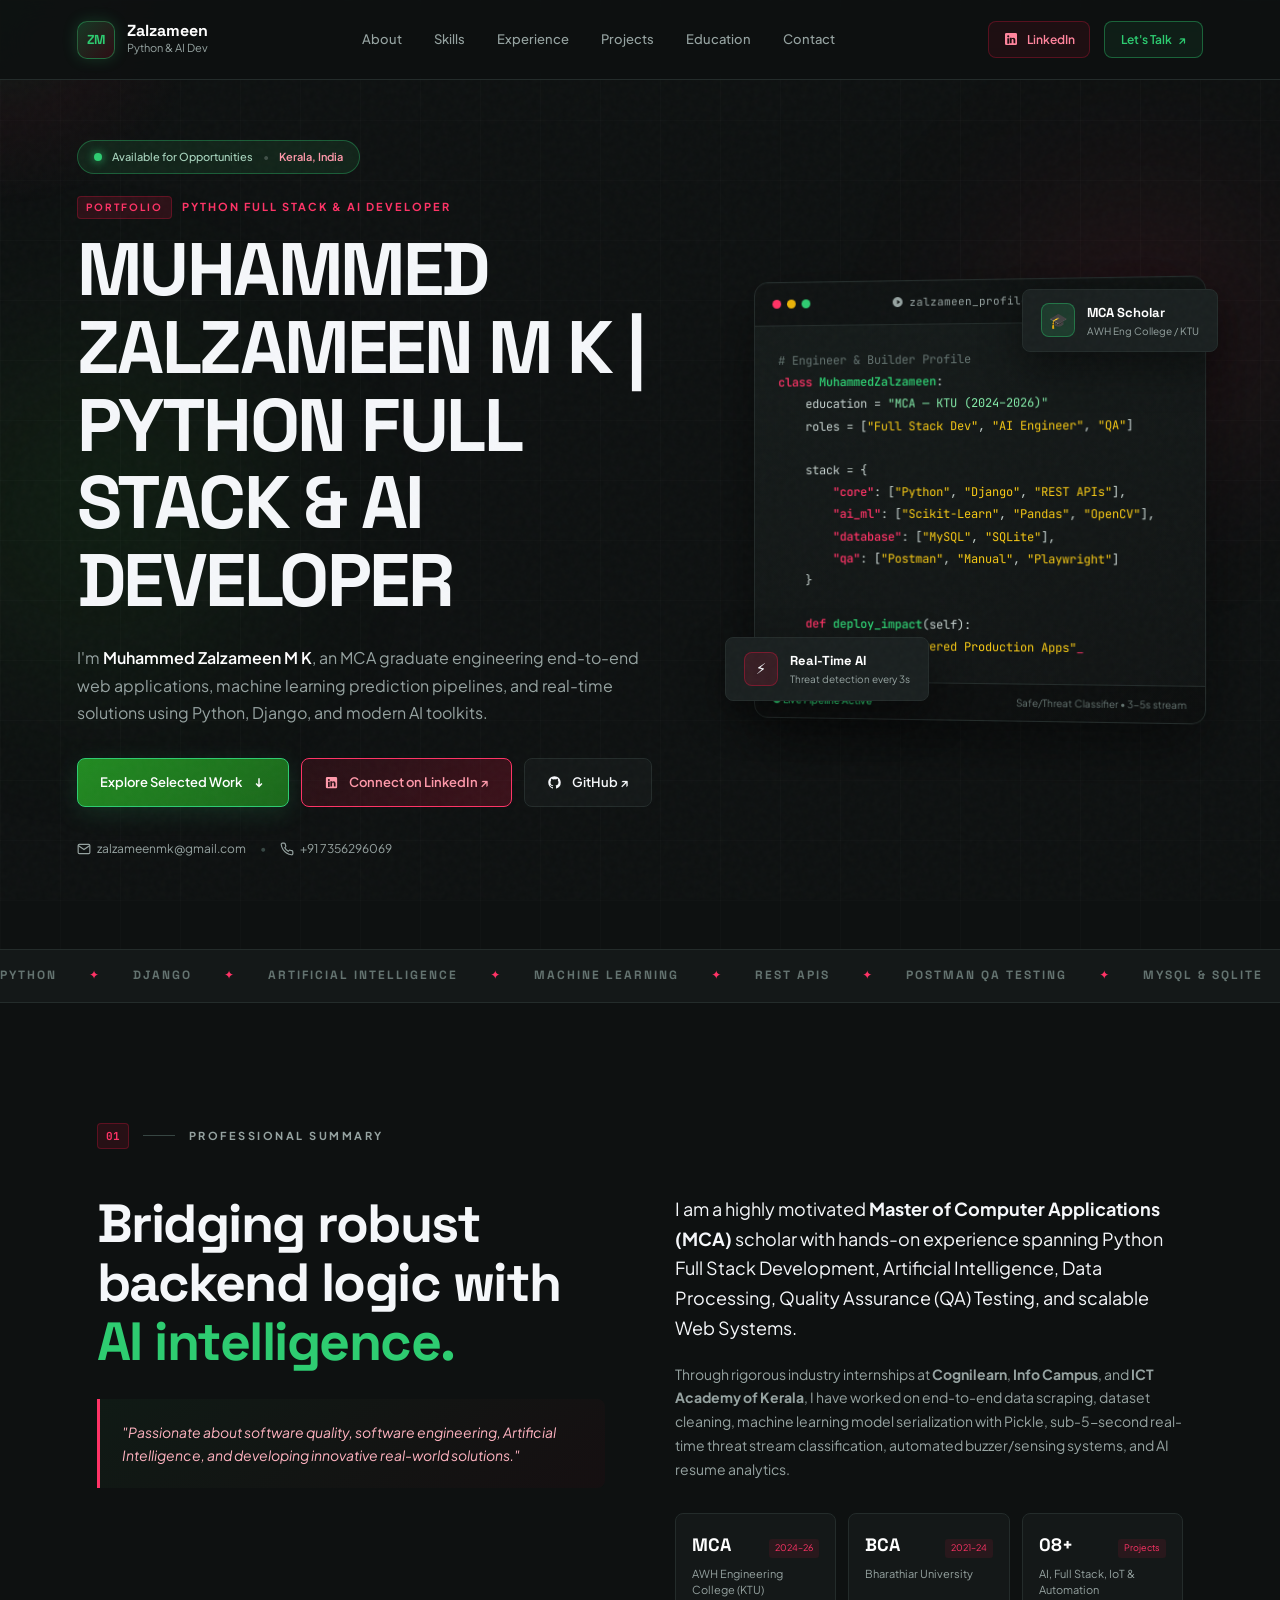
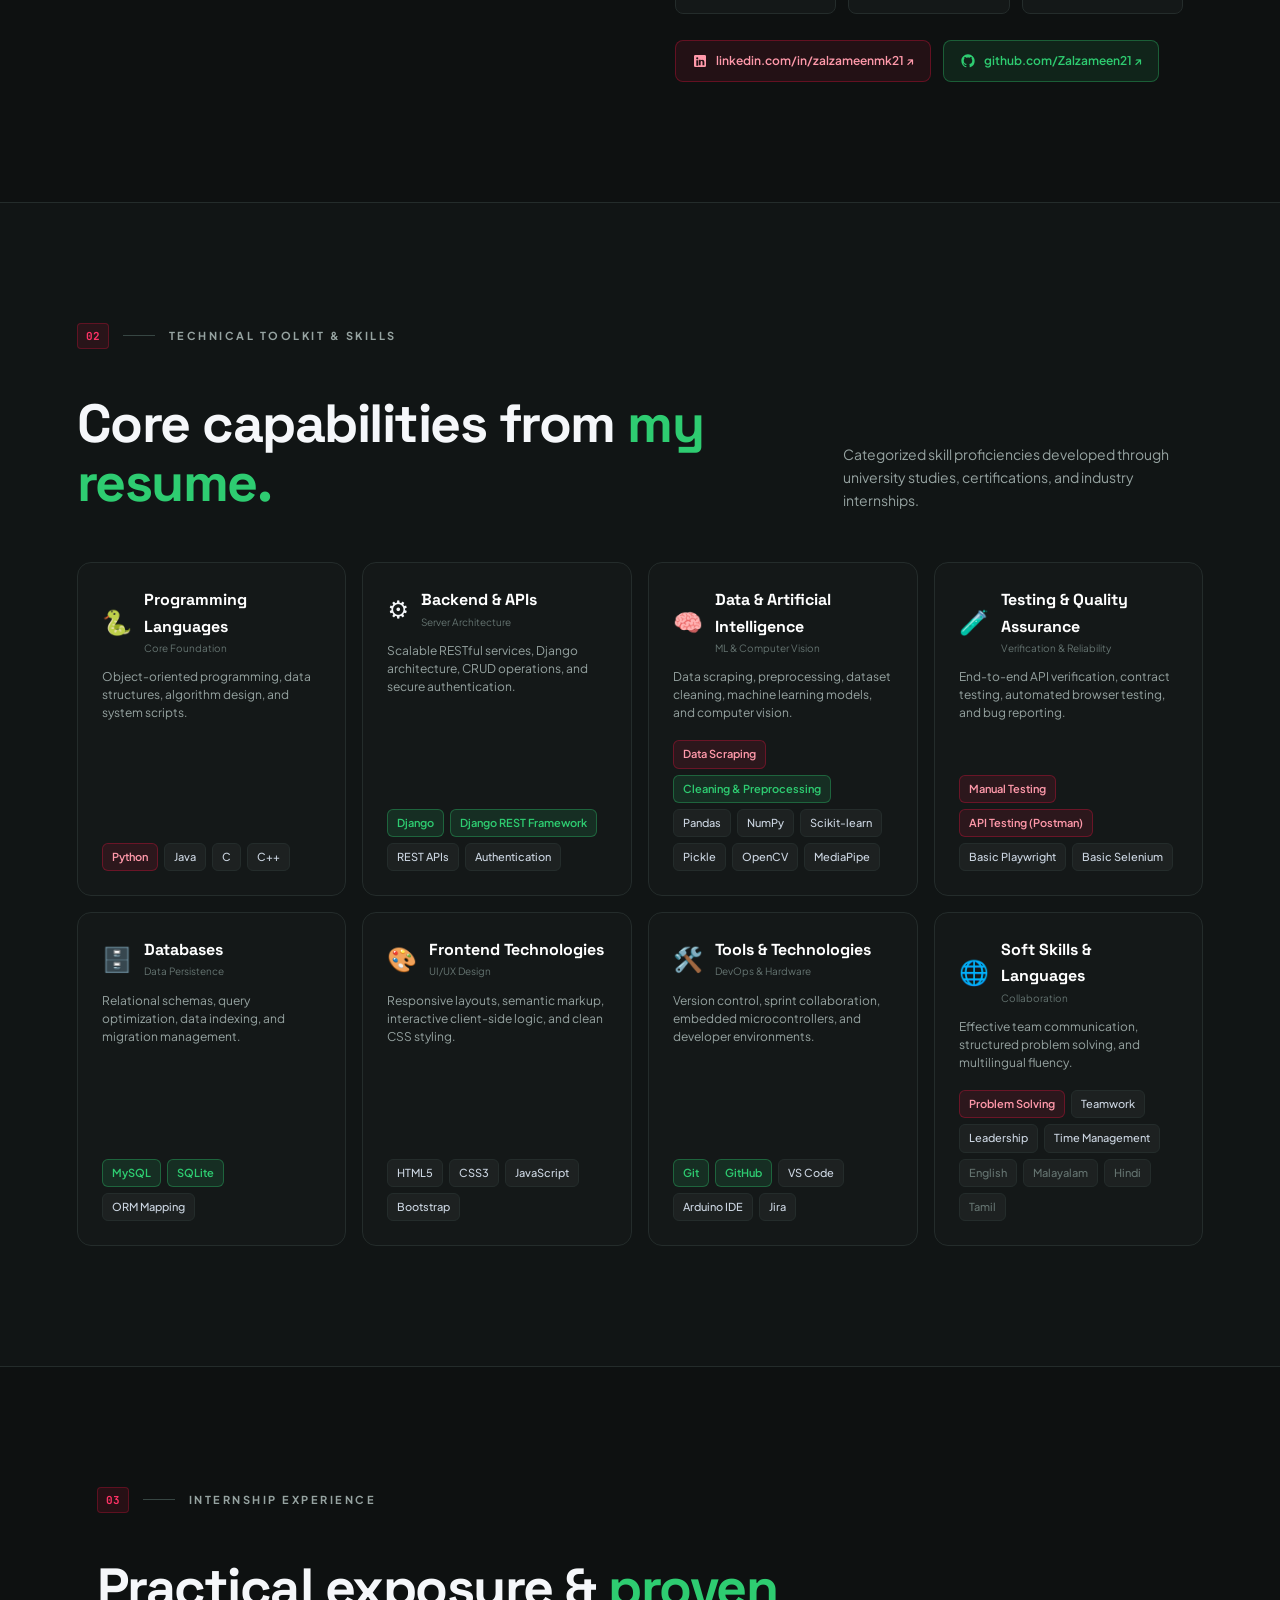
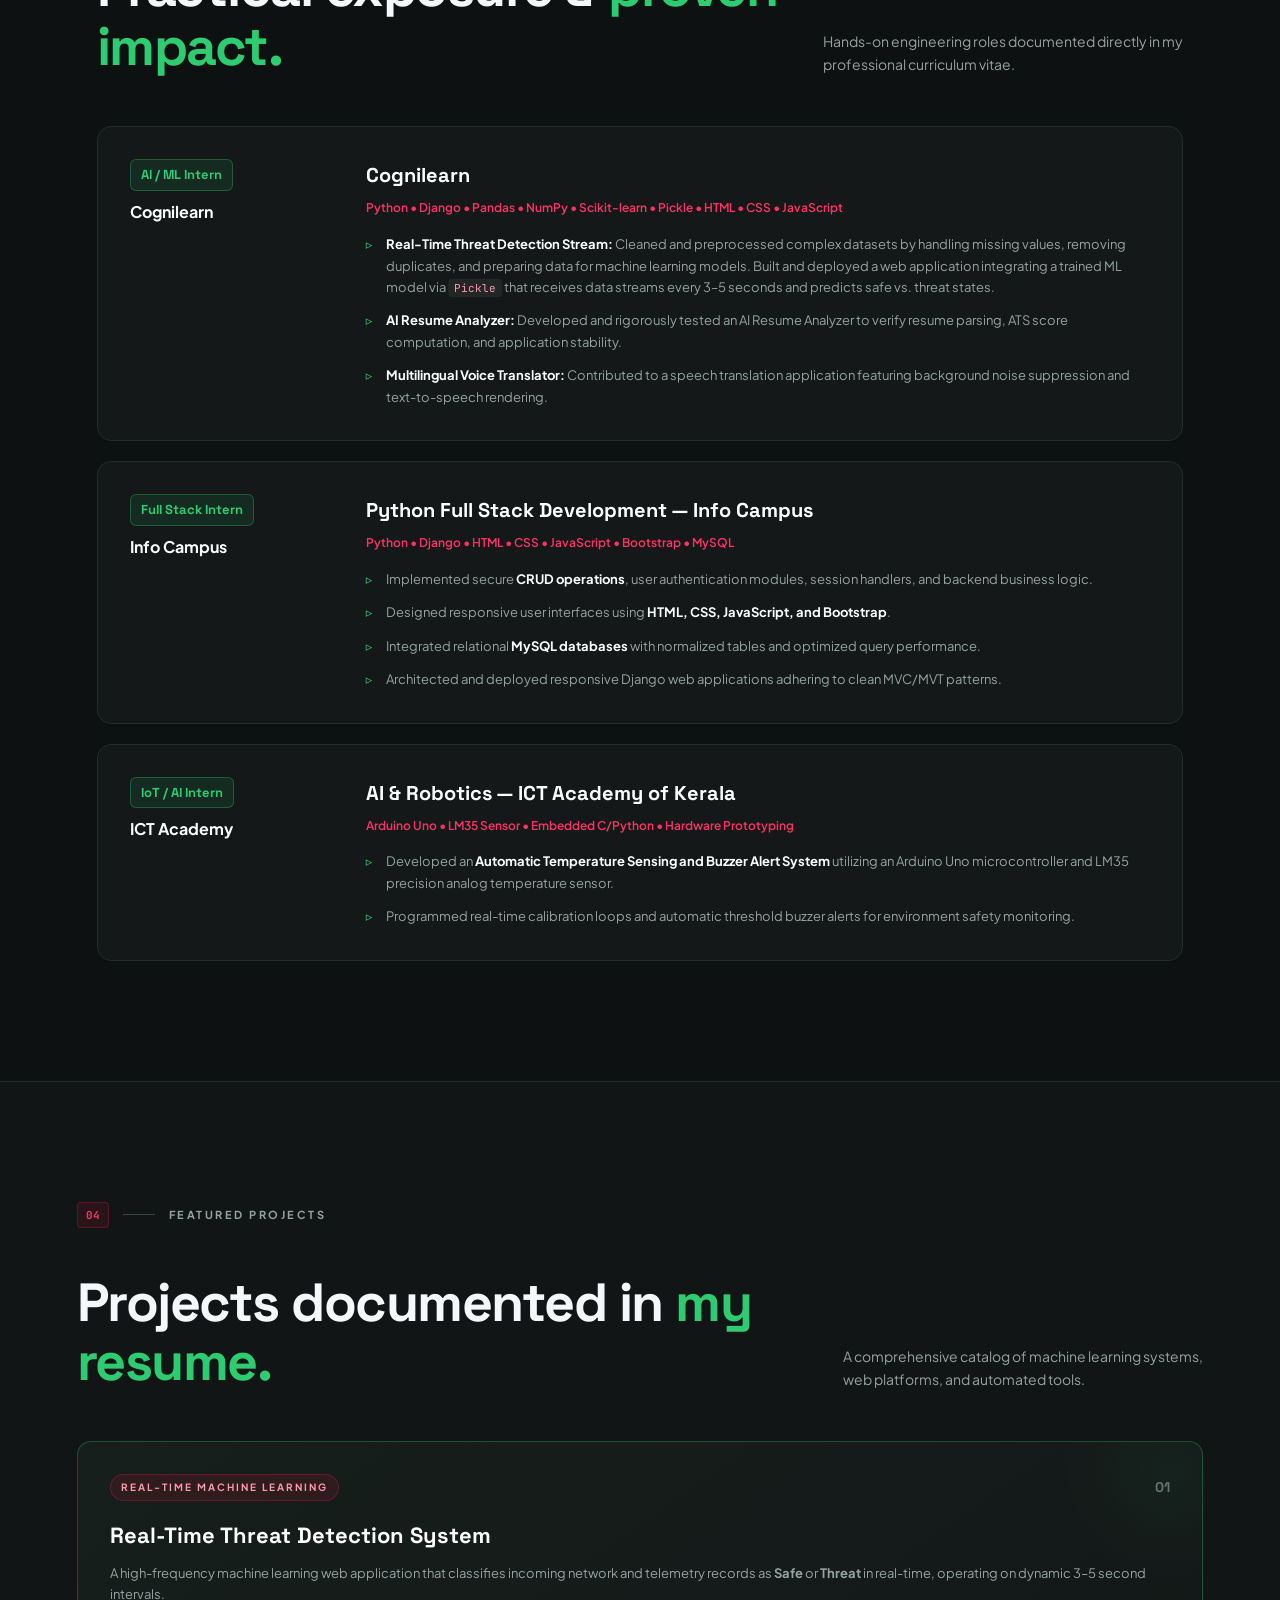
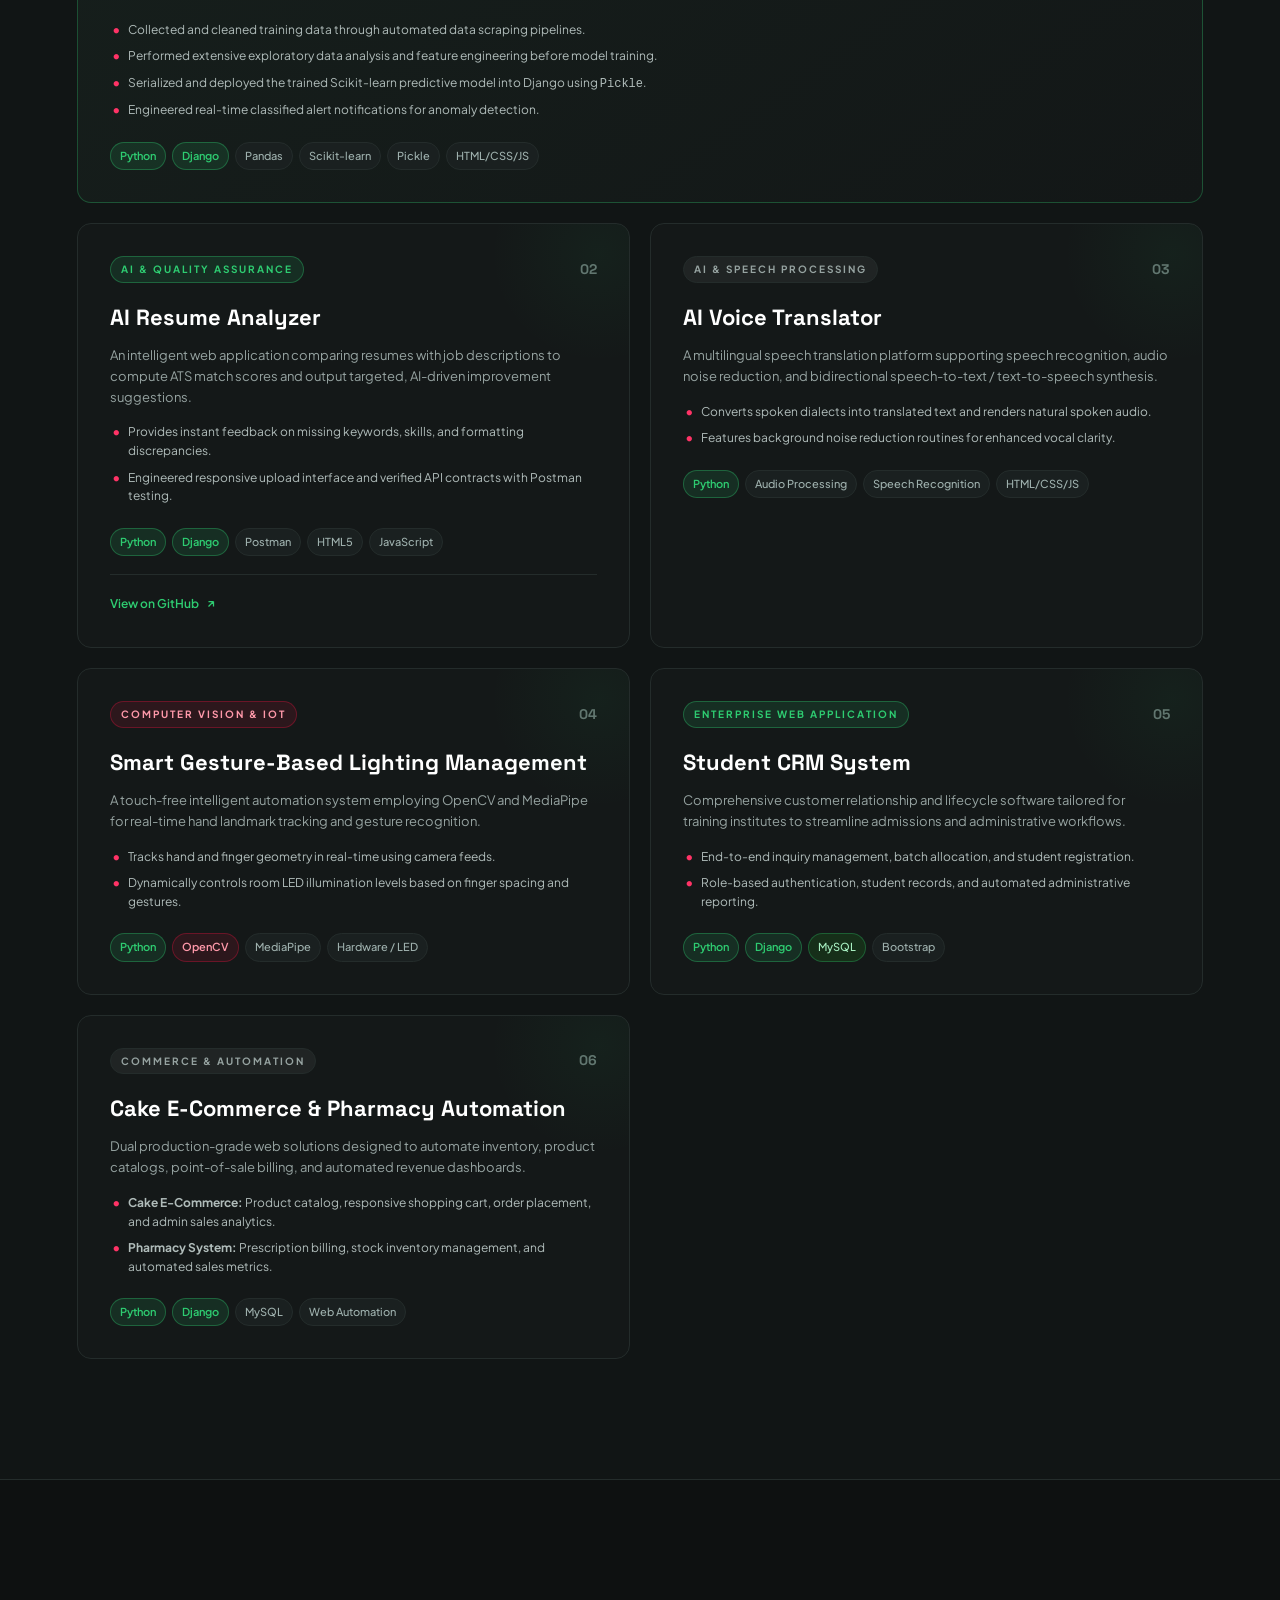
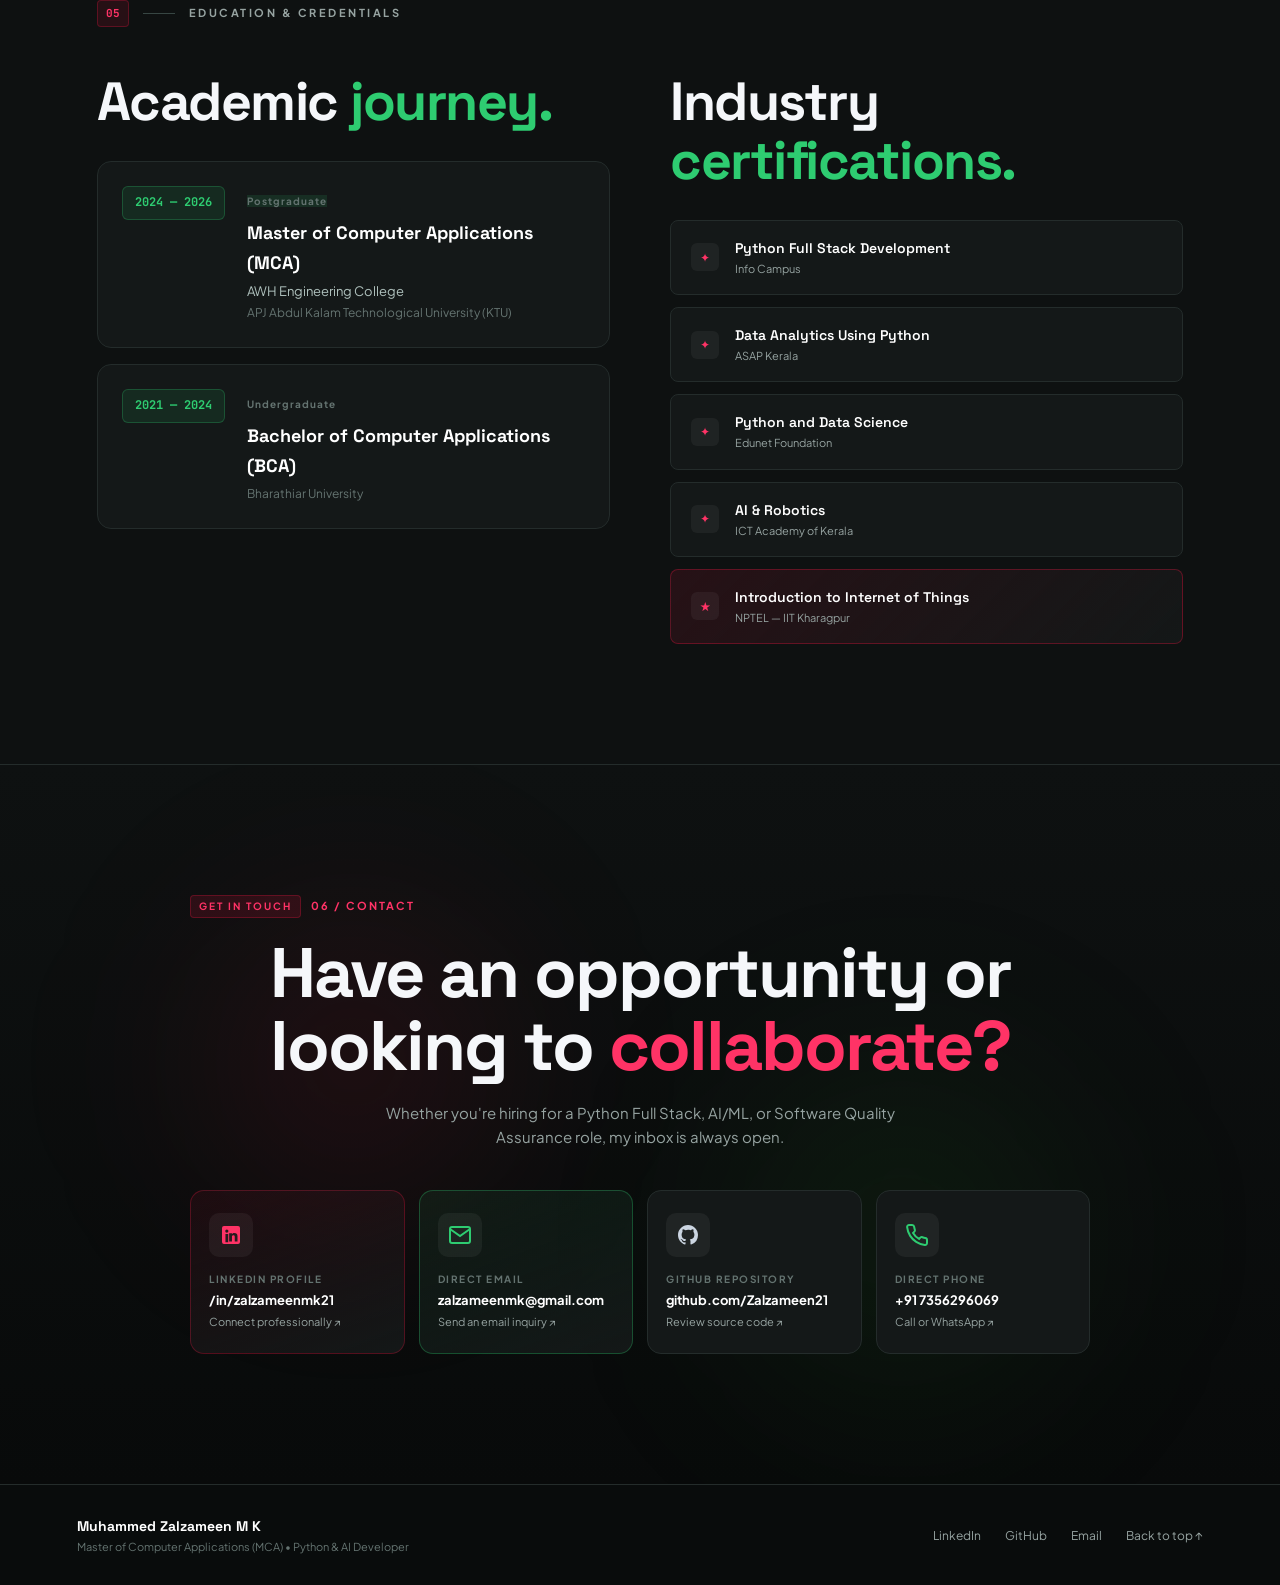
<file: protifolio/index.html>
<!DOCTYPE html>
<html lang="en">

<head>
  <meta charset="UTF-8">
  <meta name="viewport" content="width=device-width, initial-scale=1.0">
  <meta name="description"
    content="Muhammed Zalzameen M K — Python Full Stack & AI Developer Portfolio. MCA graduate specializing in Python, Django, AI/ML, and Quality Assurance.">
  <title>Muhammed Zalzameen M K — Python Full Stack & AI Developer</title>
  <link rel="preconnect" href="https://fonts.googleapis.com">
  <link rel="preconnect" href="https://fonts.gstatic.com" crossorigin>
  <link
    href="https://fonts.googleapis.com/css2?family=Plus+Jakarta+Sans:wght@300;400;500;600;700;800&family=Space+Grotesk:wght@500;600;700&family=JetBrains+Mono:wght@400;500&display=swap"
    rel="stylesheet">
  <link rel="stylesheet" href="style.css">
</head>

<body>
  <div class="noise"></div>
  <div class="cursor-glow"></div>

  <header class="nav">
    <a class="brand" href="#home">
      <span class="brand-badge">ZM</span>
      <div class="brand-text">
        <b>Zalzameen</b>
        <small>Python & AI Dev</small>
      </div>
    </a>
    <button class="menu" aria-label="Toggle navigation" id="menuToggle">
      <span></span><span></span><span></span>
    </button>
    <nav id="mainNav">
      <a href="#about">About</a>
      <a href="#skills">Skills</a>
      <a href="#experience">Experience</a>
      <a href="#projects">Projects</a>
      <a href="#education">Education</a>
      <a href="#contact">Contact</a>
    </nav>
    <div class="nav-right">
      <a class="nav-social" href="https://www.linkedin.com/in/zalzameenmk21" target="_blank" rel="noopener"
        aria-label="LinkedIn">
        <svg width="16" height="16" fill="currentColor" viewBox="0 0 24 24">
          <path
            d="M19 3a2 2 0 0 1 2 2v14a2 2 0 0 1-2 2H5a2 2 0 0 1-2-2V5a2 2 0 0 1 2-2h14m-.5 15.5v-5.3a3.26 3.26 0 0 0-3.26-3.26c-.85 0-1.84.52-2.28 1.3v-1.11h-2.79v8.37h2.79v-4.93c0-.77.62-1.4 1.39-1.4a1.4 1.4 0 0 1 1.4 1.4v4.93h2.75M6.46 10.9v8.37H9.2V10.9H6.46M7.83 6.45a1.6 1.6 0 1 0 0 3.2 1.6 1.6 0 0 0 0-3.2z" />
        </svg>
        <span>LinkedIn</span>
      </a>
      <a class="nav-cta" href="#contact">Let's Talk <span>↗</span></a>
    </div>
  </header>

  <main>
    <!-- HERO SECTION -->
    <section id="home" class="hero">
      <div class="orb orb-crimson"></div>
      <div class="orb orb-forest"></div>
      <div class="grid-overlay"></div>

      <div class="hero-left reveal">
        <div class="status-pill">
          <span class="status-dot"></span>
          <span>Available for Opportunities</span>
          <span class="pill-divider">•</span>
          <span class="pill-loc">Kerala, India</span>
        </div>

        <p class="kicker"><span class="kicker-tag">PORTFOLIO</span> PYTHON FULL STACK & AI DEVELOPER</p>
        <h1>MUHAMMED ZALZAMEEN M K | PYTHON FULL STACK & AI DEVELOPER </h1>
        <p class="lead">
          I'm <strong>Muhammed Zalzameen M K</strong>, an MCA graduate engineering end-to-end web applications, machine
          learning prediction pipelines, and real-time solutions using Python, Django, and modern AI toolkits.
        </p>

        <div class="hero-actions">
          <a class="btn btn-primary" href="#projects">
            <span>Explore Selected Work</span>
            <svg width="14" height="14" viewBox="0 0 24 24" fill="none" stroke="currentColor" stroke-width="2.5">
              <path d="M7 13l5 5 5-5M12 4v14" />
            </svg>
          </a>
          <a class="btn btn-secondary" href="https://www.linkedin.com/in/zalzameenmk21" target="_blank" rel="noopener">
            <svg width="15" height="15" fill="currentColor" viewBox="0 0 24 24">
              <path
                d="M19 3a2 2 0 0 1 2 2v14a2 2 0 0 1-2 2H5a2 2 0 0 1-2-2V5a2 2 0 0 1 2-2h14m-.5 15.5v-5.3a3.26 3.26 0 0 0-3.26-3.26c-.85 0-1.84.52-2.28 1.3v-1.11h-2.79v8.37h2.79v-4.93c0-.77.62-1.4 1.39-1.4a1.4 1.4 0 0 1 1.4 1.4v4.93h2.75M6.46 10.9v8.37H9.2V10.9H6.46M7.83 6.45a1.6 1.6 0 1 0 0 3.2 1.6 1.6 0 0 0 0-3.2z" />
            </svg>
            <span>Connect on LinkedIn ↗</span>
          </a>
          <a class="btn btn-ghost" href="https://github.com/Zalzameen21" target="_blank" rel="noopener">
            <svg width="15" height="15" fill="currentColor" viewBox="0 0 24 24">
              <path
                d="M12 2C6.477 2 2 6.484 2 12.017c0 4.425 2.865 8.18 6.839 9.504.5.092.682-.217.682-.483 0-.237-.008-.868-.013-1.703-2.782.605-3.369-1.343-3.369-1.343-.454-1.158-1.11-1.466-1.11-1.466-.908-.62.069-.608.069-.608 1.003.07 1.53 1.032 1.53 1.032.892 1.53 2.341 1.088 2.91.832.092-.647.35-1.088.636-1.338-2.22-.253-4.555-1.113-4.555-4.951 0-1.093.39-1.988 1.029-2.688-.103-.253-.446-1.272.098-2.65 0 0 .84-.27 2.75 1.026A9.564 9.564 0 0112 6.844c.85.004 1.705.115 2.504.337 1.909-1.296 2.747-1.027 2.747-1.027.546 1.379.202 2.398.1 2.651.64.7 1.028 1.595 1.028 2.688 0 3.848-2.339 4.695-4.566 4.943.359.309.678.92.678 1.855 0 1.338-.012 2.419-.012 2.747 0 .268.18.58.688.482A10.019 10.019 0 0022 12.017C22 6.484 17.522 2 12 2z" />
            </svg>
            <span>GitHub ↗</span>
          </a>
        </div>

        <div class="contact-strip">
          <a href="mailto:zalzameenmk@gmail.com" class="strip-item">
            <svg width="14" height="14" fill="none" stroke="currentColor" stroke-width="2" viewBox="0 0 24 24">
              <path d="M4 4h16c1.1 0 2 .9 2 2v12c0 1.1-.9 2-2 2H4c-1.1 0-2-.9-2-2V6c0-1.1.9-2 2-2z" />
              <path d="M22 6l-10 7L2 6" />
            </svg>
            <span>zalzameenmk@gmail.com</span>
          </a>
          <span class="sep">•</span>
          <a href="tel:+917356296069" class="strip-item">
            <svg width="14" height="14" fill="none" stroke="currentColor" stroke-width="2" viewBox="0 0 24 24">
              <path
                d="M22 16.92v3a2 2 0 0 1-2.18 2 19.79 19.79 0 0 1-8.63-3.07 19.5 19.5 0 0 1-6-6 19.79 19.79 0 0 1-3.07-8.67A2 2 0 0 1 4.11 2h3a2 2 0 0 1 2 1.72 12.84 12.84 0 0 0 .7 2.81 2 2 0 0 1-.45 2.11L8.09 9.91a16 16 0 0 0 6 6l1.27-1.27a2 2 0 0 1 2.11-.45 12.84 12.84 0 0 0 2.81.7A2 2 0 0 1 22 16.92z" />
            </svg>
            <span>+91 7356296069</span>
          </a>
        </div>
      </div>

      <div class="hero-right reveal delay">
        <div class="code-card">
          <div class="code-top">
            <div class="code-dots"><i></i><i></i><i></i></div>
            <span class="code-filename"><svg width="12" height="12" viewBox="0 0 24 24" fill="currentColor">
                <path d="M12 2C6.48 2 2 6.48 2 12s4.48 10 10 10 10-4.48 10-10S17.52 2 12 2zm-1 14.5v-9l6 4.5-6 4.5z" />
              </svg> zalzameen_profile.py</span>
            <span class="code-lang">Python 3.11</span>
          </div>
          <div class="code-body">
            <pre><span class="c-dim"># Engineer & Builder Profile</span>
<span class="c-crimson">class</span> <span class="c-forest">MuhammedZalzameen</span>:
    education = <span class="c-text">"MCA — KTU (2024–2026)"</span>
    roles = [<span class="c-accent">"Full Stack Dev"</span>, <span class="c-accent">"AI Engineer"</span>, <span class="c-accent">"QA"</span>]
    
    stack = {
        <span class="c-crimson">"core"</span>: [<span class="c-accent">"Python"</span>, <span class="c-accent">"Django"</span>, <span class="c-accent">"REST APIs"</span>],
        <span class="c-crimson">"ai_ml"</span>: [<span class="c-accent">"Scikit-Learn"</span>, <span class="c-accent">"Pandas"</span>, <span class="c-accent">"OpenCV"</span>],
        <span class="c-crimson">"database"</span>: [<span class="c-accent">"MySQL"</span>, <span class="c-accent">"SQLite"</span>],
        <span class="c-crimson">"qa"</span>: [<span class="c-accent">"Postman"</span>, <span class="c-accent">"Manual"</span>, <span class="c-accent">"Playwright"</span>]
    }

    <span class="c-crimson">def</span> <span class="c-forest">deploy_impact</span>(self):
        <span class="c-crimson">return</span> <span class="c-accent">"ML-Powered Production Apps"</span><span class="cursor">_</span></pre>
          </div>
          <div class="code-footer">
            <span class="badge-status">● Live Pipeline Active</span>
            <span class="badge-sec">Safe/Threat Classifier • 3-5s stream</span>
          </div>
        </div>

        <div class="floating-card fc-one">
          <div class="fc-icon fc-crimson-icon">⚡</div>
          <div>
            <strong>Real-Time AI</strong>
            <small>Threat detection every 3s</small>
          </div>
        </div>
        <div class="floating-card fc-two">
          <div class="fc-icon fc-forest-icon">🎓</div>
          <div>
            <strong>MCA Scholar</strong>
            <small>AWH Eng College / KTU</small>
          </div>
        </div>
      </div>
    </section>

    <!-- MARQUEE TECH TICKER -->
    <section class="marquee" aria-hidden="true">
      <div class="track">
        <span>PYTHON</span><b class="spark">✦</b>
        <span>DJANGO</span><b class="spark">✦</b>
        <span>ARTIFICIAL INTELLIGENCE</span><b class="spark">✦</b>
        <span>MACHINE LEARNING</span><b class="spark">✦</b>
        <span>REST APIS</span><b class="spark">✦</b>
        <span>POSTMAN QA TESTING</span><b class="spark">✦</b>
        <span>MYSQL & SQLITE</span><b class="spark">✦</b>
        <span>SCIKIT-LEARN & PANDAS</span><b class="spark">✦</b>
        <span>OPENCV & MEDIAPIPE</span><b class="spark">✦</b>
        <span>DATA SCRAPING</span><b class="spark">✦</b>
        <span>PYTHON</span><b class="spark">✦</b>
        <span>DJANGO</span><b class="spark">✦</b>
        <span>ARTIFICIAL INTELLIGENCE</span><b class="spark">✦</b>
        <span>MACHINE LEARNING</span><b class="spark">✦</b>
        <span>REST APIS</span><b class="spark">✦</b>
        <span>POSTMAN QA TESTING</span><b class="spark">✦</b>
      </div>
    </section>

    <!-- ABOUT SECTION -->
    <section id="about" class="section">
      <div class="section-label reveal">
        <span class="label-idx">01</span>
        <span class="label-line"></span>
        <span class="label-title">PROFESSIONAL SUMMARY</span>
      </div>

      <div class="two-col">
        <div class="reveal">
          <h2 class="section-title">
            Bridging robust backend logic with <span>AI intelligence.</span>
          </h2>
          <div class="about-highlight-box">
            <p class="crimson-highlight">"Passionate about software quality, software engineering, Artificial
              Intelligence, and developing innovative real-world solutions."</p>
          </div>
        </div>
        <div class="reveal">
          <p class="big-copy">
            I am a highly motivated <strong>Master of Computer Applications (MCA)</strong> scholar with hands-on
            experience spanning Python Full Stack Development, Artificial Intelligence, Data Processing, Quality
            Assurance (QA) Testing, and scalable Web Systems.
          </p>
          <p class="muted">
            Through rigorous industry internships at <strong>Cognilearn</strong>, <strong>Info Campus</strong>, and
            <strong>ICT Academy of Kerala</strong>, I have worked on end-to-end data scraping, dataset cleaning, machine
            learning model serialization with Pickle, sub-5-second real-time threat stream classification, automated
            buzzer/sensing systems, and AI resume analytics.
          </p>

          <div class="summary-stats">
            <div class="stat-box">
              <div class="stat-top"><span class="stat-num">MCA</span><span class="stat-badge">2024–26</span></div>
              <p>AWH Engineering College (KTU)</p>
            </div>
            <div class="stat-box">
              <div class="stat-top"><span class="stat-num">BCA</span><span class="stat-badge">2021–24</span></div>
              <p>Bharathiar University</p>
            </div>
            <div class="stat-box">
              <div class="stat-top"><span class="stat-num">08+</span><span class="stat-badge">Projects</span></div>
              <p>AI, Full Stack, IoT & Automation</p>
            </div>
          </div>

          <div class="social-badges">
            <a href="https://www.linkedin.com/in/zalzameenmk21" target="_blank" rel="noopener"
              class="badge-link linkedin">
              <svg width="16" height="16" fill="currentColor" viewBox="0 0 24 24">
                <path
                  d="M19 3a2 2 0 0 1 2 2v14a2 2 0 0 1-2 2H5a2 2 0 0 1-2-2V5a2 2 0 0 1 2-2h14m-.5 15.5v-5.3a3.26 3.26 0 0 0-3.26-3.26c-.85 0-1.84.52-2.28 1.3v-1.11h-2.79v8.37h2.79v-4.93c0-.77.62-1.4 1.39-1.4a1.4 1.4 0 0 1 1.4 1.4v4.93h2.75M6.46 10.9v8.37H9.2V10.9H6.46M7.83 6.45a1.6 1.6 0 1 0 0 3.2 1.6 1.6 0 0 0 0-3.2z" />
              </svg>
              <span>linkedin.com/in/zalzameenmk21 ↗</span>
            </a>
            <a href="https://github.com/Zalzameen21" target="_blank" rel="noopener" class="badge-link github">
              <svg width="16" height="16" fill="currentColor" viewBox="0 0 24 24">
                <path
                  d="M12 2C6.477 2 2 6.484 2 12.017c0 4.425 2.865 8.18 6.839 9.504.5.092.682-.217.682-.483 0-.237-.008-.868-.013-1.703-2.782.605-3.369-1.343-3.369-1.343-.454-1.158-1.11-1.466-1.11-1.466-.908-.62.069-.608.069-.608 1.003.07 1.53 1.032 1.53 1.032.892 1.53 2.341 1.088 2.91.832.092-.647.35-1.088.636-1.338-2.22-.253-4.555-1.113-4.555-4.951 0-1.093.39-1.988 1.029-2.688-.103-.253-.446-1.272.098-2.65 0 0 .84-.27 2.75 1.026A9.564 9.564 0 0112 6.844c.85.004 1.705.115 2.504.337 1.909-1.296 2.747-1.027 2.747-1.027.546 1.379.202 2.398.1 2.651.64.7 1.028 1.595 1.028 2.688 0 3.848-2.339 4.695-4.566 4.943.359.309.678.92.678 1.855 0 1.338-.012 2.419-.012 2.747 0 .268.18.58.688.482A10.019 10.019 0 0022 12.017C22 6.484 17.522 2 12 2z" />
              </svg>
              <span>github.com/Zalzameen21 ↗</span>
            </a>
          </div>
        </div>
      </div>
    </section>

    <!-- SKILLS / TECHNICAL TOOLKIT -->
    <section id="skills" class="section section-dark">
      <div class="section-label reveal">
        <span class="label-idx">02</span>
        <span class="label-line"></span>
        <span class="label-title">TECHNICAL TOOLKIT & SKILLS</span>
      </div>

      <div class="section-head reveal">
        <h2 class="section-title">Core capabilities from <span>my resume.</span></h2>
        <p>Categorized skill proficiencies developed through university studies, certifications, and industry
          internships.</p>
      </div>

      <div class="skill-category-grid">
        <!-- Category 1 -->
        <div class="skill-card reveal">
          <div class="card-glow"></div>
          <div class="skill-header">
            <span class="skill-icon">🐍</span>
            <div>
              <h3>Programming Languages</h3>
              <small>Core Foundation</small>
            </div>
          </div>
          <p class="skill-desc">Object-oriented programming, data structures, algorithm design, and system scripts.</p>
          <div class="tag-list">
            <span class="tag tag-crimson">Python</span>
            <span class="tag">Java</span>
            <span class="tag">C</span>
            <span class="tag">C++</span>
          </div>
        </div>

        <!-- Category 2 -->
        <div class="skill-card reveal">
          <div class="card-glow"></div>
          <div class="skill-header">
            <span class="skill-icon">⚙️</span>
            <div>
              <h3>Backend & APIs</h3>
              <small>Server Architecture</small>
            </div>
          </div>
          <p class="skill-desc">Scalable RESTful services, Django architecture, CRUD operations, and secure
            authentication.</p>
          <div class="tag-list">
            <span class="tag tag-forest">Django</span>
            <span class="tag tag-forest">Django REST Framework</span>
            <span class="tag">REST APIs</span>
            <span class="tag">Authentication</span>
          </div>
        </div>

        <!-- Category 3 -->
        <div class="skill-card reveal">
          <div class="card-glow"></div>
          <div class="skill-header">
            <span class="skill-icon">🧠</span>
            <div>
              <h3>Data & Artificial Intelligence</h3>
              <small>ML & Computer Vision</small>
            </div>
          </div>
          <p class="skill-desc">Data scraping, preprocessing, dataset cleaning, machine learning models, and computer
            vision.</p>
          <div class="tag-list">
            <span class="tag tag-crimson">Data Scraping</span>
            <span class="tag tag-forest">Cleaning & Preprocessing</span>
            <span class="tag">Pandas</span>
            <span class="tag">NumPy</span>
            <span class="tag">Scikit-learn</span>
            <span class="tag">Pickle</span>
            <span class="tag">OpenCV</span>
            <span class="tag">MediaPipe</span>
          </div>
        </div>

        <!-- Category 4 -->
        <div class="skill-card reveal">
          <div class="card-glow"></div>
          <div class="skill-header">
            <span class="skill-icon">🧪</span>
            <div>
              <h3>Testing & Quality Assurance</h3>
              <small>Verification & Reliability</small>
            </div>
          </div>
          <p class="skill-desc">End-to-end API verification, contract testing, automated browser testing, and bug
            reporting.</p>
          <div class="tag-list">
            <span class="tag tag-crimson">Manual Testing</span>
            <span class="tag tag-crimson">API Testing (Postman)</span>
            <span class="tag">Basic Playwright</span>
            <span class="tag">Basic Selenium</span>
          </div>
        </div>

        <!-- Category 5 -->
        <div class="skill-card reveal">
          <div class="card-glow"></div>
          <div class="skill-header">
            <span class="skill-icon">🗄️</span>
            <div>
              <h3>Databases</h3>
              <small>Data Persistence</small>
            </div>
          </div>
          <p class="skill-desc">Relational schemas, query optimization, data indexing, and migration management.</p>
          <div class="tag-list">
            <span class="tag tag-forest">MySQL</span>
            <span class="tag tag-forest">SQLite</span>
            <span class="tag">ORM Mapping</span>
          </div>
        </div>

        <!-- Category 6 -->
        <div class="skill-card reveal">
          <div class="card-glow"></div>
          <div class="skill-header">
            <span class="skill-icon">🎨</span>
            <div>
              <h3>Frontend Technologies</h3>
              <small>UI/UX Design</small>
            </div>
          </div>
          <p class="skill-desc">Responsive layouts, semantic markup, interactive client-side logic, and clean CSS
            styling.</p>
          <div class="tag-list">
            <span class="tag">HTML5</span>
            <span class="tag">CSS3</span>
            <span class="tag">JavaScript</span>
            <span class="tag">Bootstrap</span>
          </div>
        </div>

        <!-- Category 7 -->
        <div class="skill-card reveal">
          <div class="card-glow"></div>
          <div class="skill-header">
            <span class="skill-icon">🛠️</span>
            <div>
              <h3>Tools & Technologies</h3>
              <small>DevOps & Hardware</small>
            </div>
          </div>
          <p class="skill-desc">Version control, sprint collaboration, embedded microcontrollers, and developer
            environments.</p>
          <div class="tag-list">
            <span class="tag tag-forest">Git</span>
            <span class="tag tag-forest">GitHub</span>
            <span class="tag">VS Code</span>
            <span class="tag">Arduino IDE</span>
            <span class="tag">Jira</span>
          </div>
        </div>

        <!-- Category 8 -->
        <div class="skill-card reveal">
          <div class="card-glow"></div>
          <div class="skill-header">
            <span class="skill-icon">🌐</span>
            <div>
              <h3>Soft Skills & Languages</h3>
              <small>Collaboration</small>
            </div>
          </div>
          <p class="skill-desc">Effective team communication, structured problem solving, and multilingual fluency.</p>
          <div class="tag-list">
            <span class="tag tag-crimson">Problem Solving</span>
            <span class="tag">Teamwork</span>
            <span class="tag">Leadership</span>
            <span class="tag">Time Management</span>
            <span class="tag tag-dim">English</span>
            <span class="tag tag-dim">Malayalam</span>
            <span class="tag tag-dim">Hindi</span>
            <span class="tag tag-dim">Tamil</span>
          </div>
        </div>
      </div>
    </section>

    <!-- INTERNSHIP EXPERIENCE -->
    <section id="experience" class="section">
      <div class="section-label reveal">
        <span class="label-idx">03</span>
        <span class="label-line"></span>
        <span class="label-title">INTERNSHIP EXPERIENCE</span>
      </div>

      <div class="section-head reveal">
        <h2 class="section-title">Practical exposure & <span>proven impact.</span></h2>
        <p>Hands-on engineering roles documented directly in my professional curriculum vitae.</p>
      </div>

      <div class="experience-timeline">
        <!-- Internship 1 -->
        <div class="exp-item reveal">
          <div class="exp-badge">
            <span class="badge-role">AI / ML Intern</span>
            <span class="badge-org">Cognilearn</span>
          </div>
          <div class="exp-content">
            <div class="exp-header">
              <h3>Cognilearn</h3>
              <span class="exp-tech">Python • Django • Pandas • NumPy • Scikit-learn • Pickle • HTML • CSS •
                JavaScript</span>
            </div>
            <ul class="exp-bullets">
              <li><strong>Real-Time Threat Detection Stream:</strong> Cleaned and preprocessed complex datasets by
                handling missing values, removing duplicates, and preparing data for machine learning models. Built and
                deployed a web application integrating a trained ML model via <code>Pickle</code> that receives data
                streams every 3–5 seconds and predicts safe vs. threat states.</li>
              <li><strong>AI Resume Analyzer:</strong> Developed and rigorously tested an AI Resume Analyzer to verify
                resume parsing, ATS score computation, and application stability.</li>
              <li><strong>Multilingual Voice Translator:</strong> Contributed to a speech translation application
                featuring background noise suppression and text-to-speech rendering.</li>
            </ul>
          </div>
        </div>

        <!-- Internship 2 -->
        <div class="exp-item reveal">
          <div class="exp-badge">
            <span class="badge-role">Full Stack Intern</span>
            <span class="badge-org">Info Campus</span>
          </div>
          <div class="exp-content">
            <div class="exp-header">
              <h3>Python Full Stack Development — Info Campus</h3>
              <span class="exp-tech">Python • Django • HTML • CSS • JavaScript • Bootstrap • MySQL</span>
            </div>
            <ul class="exp-bullets">
              <li>Implemented secure <strong>CRUD operations</strong>, user authentication modules, session handlers,
                and backend business logic.</li>
              <li>Designed responsive user interfaces using <strong>HTML, CSS, JavaScript, and Bootstrap</strong>.</li>
              <li>Integrated relational <strong>MySQL databases</strong> with normalized tables and optimized query
                performance.</li>
              <li>Architected and deployed responsive Django web applications adhering to clean MVC/MVT patterns.</li>
            </ul>
          </div>
        </div>

        <!-- Internship 3 -->
        <div class="exp-item reveal">
          <div class="exp-badge">
            <span class="badge-role">IoT / AI Intern</span>
            <span class="badge-org">ICT Academy</span>
          </div>
          <div class="exp-content">
            <div class="exp-header">
              <h3>AI & Robotics — ICT Academy of Kerala</h3>
              <span class="exp-tech">Arduino Uno • LM35 Sensor • Embedded C/Python • Hardware Prototyping</span>
            </div>
            <ul class="exp-bullets">
              <li>Developed an <strong>Automatic Temperature Sensing and Buzzer Alert System</strong> utilizing an
                Arduino Uno microcontroller and LM35 precision analog temperature sensor.</li>
              <li>Programmed real-time calibration loops and automatic threshold buzzer alerts for environment safety
                monitoring.</li>
            </ul>
          </div>
        </div>
      </div>
    </section>

    <!-- PROJECTS SECTION -->
    <section id="projects" class="section section-dark">
      <div class="section-label reveal">
        <span class="label-idx">04</span>
        <span class="label-line"></span>
        <span class="label-title">FEATURED PROJECTS</span>
      </div>

      <div class="section-head reveal">
        <h2 class="section-title">Projects documented in <span>my resume.</span></h2>
        <p>A comprehensive catalog of machine learning systems, web platforms, and automated tools.</p>
      </div>

      <div class="projects-grid">
        <!-- Project 1 (Featured) -->
        <article class="project-card project-featured reveal">
          <div class="project-header">
            <span class="project-pill pill-crimson">REAL-TIME MACHINE LEARNING</span>
            <span class="project-index">01</span>
          </div>
          <div class="project-body">
            <h3>Real-Time Threat Detection System</h3>
            <p class="project-summary">
              A high-frequency machine learning web application that classifies incoming network and telemetry records
              as <strong>Safe</strong> or <strong>Threat</strong> in real-time, operating on dynamic 3–5 second
              intervals.
            </p>
            <ul class="project-points">
              <li>Collected and cleaned training data through automated data scraping pipelines.</li>
              <li>Performed extensive exploratory data analysis and feature engineering before model training.</li>
              <li>Serialized and deployed the trained Scikit-learn predictive model into Django using
                <code>Pickle</code>.</li>
              <li>Engineered real-time classified alert notifications for anomaly detection.</li>
            </ul>
            <div class="chips">
              <span class="chip-primary">Python</span>
              <span class="chip-primary">Django</span>
              <span>Pandas</span>
              <span>Scikit-learn</span>
              <span>Pickle</span>
              <span>HTML/CSS/JS</span>
            </div>
          </div>
        </article>

        <!-- Project 2 -->
        <article class="project-card reveal">
          <div class="project-header">
            <span class="project-pill pill-forest">AI & QUALITY ASSURANCE</span>
            <span class="project-index">02</span>
          </div>
          <div class="project-body">
            <h3>AI Resume Analyzer</h3>
            <p class="project-summary">
              An intelligent web application comparing resumes with job descriptions to compute ATS match scores and
              output targeted, AI-driven improvement suggestions.
            </p>
            <ul class="project-points">
              <li>Provides instant feedback on missing keywords, skills, and formatting discrepancies.</li>
              <li>Engineered responsive upload interface and verified API contracts with Postman testing.</li>
            </ul>
            <div class="chips">
              <span class="chip-primary">Python</span>
              <span class="chip-primary">Django</span>
              <span>Postman</span>
              <span>HTML5</span>
              <span>JavaScript</span>
            </div>
            <div class="project-actions">
              <a href="https://github.com/Zalzameen21/Resume-Analyzer" target="_blank" rel="noopener" class="link-btn">
                <span>View on GitHub</span>
                <svg width="12" height="12" fill="none" stroke="currentColor" stroke-width="2.5" viewBox="0 0 24 24">
                  <path d="M7 17L17 7M17 7H7M17 7V17" />
                </svg>
              </a>
            </div>
          </div>
        </article>

        <!-- Project 3 -->
        <article class="project-card reveal">
          <div class="project-header">
            <span class="project-pill">AI & SPEECH PROCESSING</span>
            <span class="project-index">03</span>
          </div>
          <div class="project-body">
            <h3>AI Voice Translator</h3>
            <p class="project-summary">
              A multilingual speech translation platform supporting speech recognition, audio noise reduction, and
              bidirectional speech-to-text / text-to-speech synthesis.
            </p>
            <ul class="project-points">
              <li>Converts spoken dialects into translated text and renders natural spoken audio.</li>
              <li>Features background noise reduction routines for enhanced vocal clarity.</li>
            </ul>
            <div class="chips">
              <span class="chip-primary">Python</span>
              <span>Audio Processing</span>
              <span>Speech Recognition</span>
              <span>HTML/CSS/JS</span>
            </div>
          </div>
        </article>

        <!-- Project 4 -->
        <article class="project-card reveal">
          <div class="project-header">
            <span class="project-pill pill-crimson">COMPUTER VISION & IOT</span>
            <span class="project-index">04</span>
          </div>
          <div class="project-body">
            <h3>Smart Gesture-Based Lighting Management</h3>
            <p class="project-summary">
              A touch-free intelligent automation system employing OpenCV and MediaPipe for real-time hand landmark
              tracking and gesture recognition.
            </p>
            <ul class="project-points">
              <li>Tracks hand and finger geometry in real-time using camera feeds.</li>
              <li>Dynamically controls room LED illumination levels based on finger spacing and gestures.</li>
            </ul>
            <div class="chips">
              <span class="chip-primary">Python</span>
              <span class="chip-crimson">OpenCV</span>
              <span>MediaPipe</span>
              <span>Hardware / LED</span>
            </div>
          </div>
        </article>

        <!-- Project 5 -->
        <article class="project-card reveal">
          <div class="project-header">
            <span class="project-pill pill-forest">ENTERPRISE WEB APPLICATION</span>
            <span class="project-index">05</span>
          </div>
          <div class="project-body">
            <h3>Student CRM System</h3>
            <p class="project-summary">
              Comprehensive customer relationship and lifecycle software tailored for training institutes to streamline
              admissions and administrative workflows.
            </p>
            <ul class="project-points">
              <li>End-to-end inquiry management, batch allocation, and student registration.</li>
              <li>Role-based authentication, student records, and automated administrative reporting.</li>
            </ul>
            <div class="chips">
              <span class="chip-primary">Python</span>
              <span class="chip-primary">Django</span>
              <span class="chip-forest">MySQL</span>
              <span>Bootstrap</span>
            </div>
          </div>
        </article>

        <!-- Project 6 -->
        <article class="project-card reveal">
          <div class="project-header">
            <span class="project-pill">COMMERCE & AUTOMATION</span>
            <span class="project-index">06</span>
          </div>
          <div class="project-body">
            <h3>Cake E-Commerce & Pharmacy Automation</h3>
            <p class="project-summary">
              Dual production-grade web solutions designed to automate inventory, product catalogs, point-of-sale
              billing, and automated revenue dashboards.
            </p>
            <ul class="project-points">
              <li><strong>Cake E-Commerce:</strong> Product catalog, responsive shopping cart, order placement, and
                admin sales analytics.</li>
              <li><strong>Pharmacy System:</strong> Prescription billing, stock inventory management, and automated
                sales metrics.</li>
            </ul>
            <div class="chips">
              <span class="chip-primary">Python</span>
              <span class="chip-primary">Django</span>
              <span>MySQL</span>
              <span>Web Automation</span>
            </div>
          </div>
        </article>
      </div>
    </section>

    <!-- EDUCATION & CERTIFICATIONS -->
    <section id="education" class="section">
      <div class="section-label reveal">
        <span class="label-idx">05</span>
        <span class="label-line"></span>
        <span class="label-title">EDUCATION & CREDENTIALS</span>
      </div>

      <div class="two-col edu-cert-wrap">
        <!-- Education Column -->
        <div class="reveal">
          <h2 class="section-title">Academic <span>journey.</span></h2>
          <div class="edu-stack">
            <div class="edu-item">
              <div class="edu-time">2024 — 2026</div>
              <div class="edu-details">
                <span class="edu-tag tag-forest">Postgraduate</span>
                <h3>Master of Computer Applications (MCA)</h3>
                <p class="edu-college">AWH Engineering College</p>
                <p class="edu-uni">APJ Abdul Kalam Technological University (KTU)</p>
              </div>
            </div>

            <div class="edu-item">
              <div class="edu-time">2021 — 2024</div>
              <div class="edu-details">
                <span class="edu-tag">Undergraduate</span>
                <h3>Bachelor of Computer Applications (BCA)</h3>
                <p class="edu-uni">Bharathiar University</p>
              </div>
            </div>
          </div>
        </div>

        <!-- Certifications Column -->
        <div class="reveal">
          <h2 class="section-title">Industry <span>certifications.</span></h2>
          <div class="cert-list">
            <div class="cert-item">
              <div class="cert-badge-icon">✦</div>
              <div>
                <h4>Python Full Stack Development</h4>
                <p>Info Campus</p>
              </div>
            </div>
            <div class="cert-item">
              <div class="cert-badge-icon">✦</div>
              <div>
                <h4>Data Analytics Using Python</h4>
                <p>ASAP Kerala</p>
              </div>
            </div>
            <div class="cert-item">
              <div class="cert-badge-icon">✦</div>
              <div>
                <h4>Python and Data Science</h4>
                <p>Edunet Foundation</p>
              </div>
            </div>
            <div class="cert-item">
              <div class="cert-badge-icon">✦</div>
              <div>
                <h4>AI & Robotics</h4>
                <p>ICT Academy of Kerala</p>
              </div>
            </div>
            <div class="cert-item cert-featured">
              <div class="cert-badge-icon">★</div>
              <div>
                <h4>Introduction to Internet of Things</h4>
                <p>NPTEL — IIT Kharagpur</p>
              </div>
            </div>
          </div>
        </div>
      </div>
    </section>

    <!-- CONTACT SECTION -->
    <section id="contact" class="contact">
      <div class="orb orb-crimson-contact"></div>
      <div class="orb orb-forest-contact"></div>
      <div class="contact-inner reveal">
        <p class="kicker"><span class="kicker-tag">GET IN TOUCH</span> 06 / CONTACT</p>
        <h2>Have an opportunity or looking to <em>collaborate?</em></h2>
        <p class="contact-sub">
          Whether you're hiring for a Python Full Stack, AI/ML, or Software Quality Assurance role, my inbox is always
          open.
        </p>

        <!-- Social & Contact Grid -->
        <div class="contact-card-grid">
          <a href="https://www.linkedin.com/in/zalzameenmk21" target="_blank" rel="noopener"
            class="contact-box contact-linkedin">
            <div class="box-icon">
              <svg width="24" height="24" fill="currentColor" viewBox="0 0 24 24">
                <path
                  d="M19 3a2 2 0 0 1 2 2v14a2 2 0 0 1-2 2H5a2 2 0 0 1-2-2V5a2 2 0 0 1 2-2h14m-.5 15.5v-5.3a3.26 3.26 0 0 0-3.26-3.26c-.85 0-1.84.52-2.28 1.3v-1.11h-2.79v8.37h2.79v-4.93c0-.77.62-1.4 1.39-1.4a1.4 1.4 0 0 1 1.4 1.4v4.93h2.75M6.46 10.9v8.37H9.2V10.9H6.46M7.83 6.45a1.6 1.6 0 1 0 0 3.2 1.6 1.6 0 0 0 0-3.2z" />
              </svg>
            </div>
            <div class="box-text">
              <span class="box-label">LinkedIn Profile</span>
              <strong>/in/zalzameenmk21</strong>
              <small>Connect professionally ↗</small>
            </div>
          </a>

          <a href="mailto:zalzameenmk@gmail.com" class="contact-box contact-email">
            <div class="box-icon">
              <svg width="24" height="24" fill="none" stroke="currentColor" stroke-width="2" viewBox="0 0 24 24">
                <path d="M4 4h16c1.1 0 2 .9 2 2v12c0 1.1-.9 2-2 2H4c-1.1 0-2-.9-2-2V6c0-1.1.9-2 2-2z" />
                <path d="M22 6l-10 7L2 6" />
              </svg>
            </div>
            <div class="box-text">
              <span class="box-label">Direct Email</span>
              <strong>zalzameenmk@gmail.com</strong>
              <small>Send an email inquiry ↗</small>
            </div>
          </a>

          <a href="https://github.com/Zalzameen21" target="_blank" rel="noopener" class="contact-box contact-github">
            <div class="box-icon">
              <svg width="24" height="24" fill="currentColor" viewBox="0 0 24 24">
                <path
                  d="M12 2C6.477 2 2 6.484 2 12.017c0 4.425 2.865 8.18 6.839 9.504.5.092.682-.217.682-.483 0-.237-.008-.868-.013-1.703-2.782.605-3.369-1.343-3.369-1.343-.454-1.158-1.11-1.466-1.11-1.466-.908-.62.069-.608.069-.608 1.003.07 1.53 1.032 1.53 1.032.892 1.53 2.341 1.088 2.91.832.092-.647.35-1.088.636-1.338-2.22-.253-4.555-1.113-4.555-4.951 0-1.093.39-1.988 1.029-2.688-.103-.253-.446-1.272.098-2.65 0 0 .84-.27 2.75 1.026A9.564 9.564 0 0112 6.844c.85.004 1.705.115 2.504.337 1.909-1.296 2.747-1.027 2.747-1.027.546 1.379.202 2.398.1 2.651.64.7 1.028 1.595 1.028 2.688 0 3.848-2.339 4.695-4.566 4.943.359.309.678.92.678 1.855 0 1.338-.012 2.419-.012 2.747 0 .268.18.58.688.482A10.019 10.019 0 0022 12.017C22 6.484 17.522 2 12 2z" />
              </svg>
            </div>
            <div class="box-text">
              <span class="box-label">GitHub Repository</span>
              <strong>github.com/Zalzameen21</strong>
              <small>Review source code ↗</small>
            </div>
          </a>

          <a href="tel:+917356296069" class="contact-box contact-phone">
            <div class="box-icon">
              <svg width="24" height="24" fill="none" stroke="currentColor" stroke-width="2" viewBox="0 0 24 24">
                <path
                  d="M22 16.92v3a2 2 0 0 1-2.18 2 19.79 19.79 0 0 1-8.63-3.07 19.5 19.5 0 0 1-6-6 19.79 19.79 0 0 1-3.07-8.67A2 2 0 0 1 4.11 2h3a2 2 0 0 1 2 1.72 12.84 12.84 0 0 0 .7 2.81 2 2 0 0 1-.45 2.11L8.09 9.91a16 16 0 0 0 6 6l1.27-1.27a2 2 0 0 1 2.11-.45 12.84 12.84 0 0 0 2.81.7A2 2 0 0 1 22 16.92z" />
              </svg>
            </div>
            <div class="box-text">
              <span class="box-label">Direct Phone</span>
              <strong>+91 7356296069</strong>
              <small>Call or WhatsApp ↗</small>
            </div>
          </a>
        </div>
      </div>
    </section>
  </main>

  <footer>
    <div class="footer-inner">
      <div class="footer-left">
        <span class="footer-brand">Muhammed Zalzameen M K</span>
        <span class="footer-sub">Master of Computer Applications (MCA) • Python & AI Developer</span>
      </div>
      <div class="footer-links">
        <a href="https://www.linkedin.com/in/zalzameenmk21" target="_blank" rel="noopener">LinkedIn</a>
        <a href="https://github.com/Zalzameen21" target="_blank" rel="noopener">GitHub</a>
        <a href="mailto:zalzameenmk@gmail.com">Email</a>
        <a href="#home">Back to top ↑</a>
      </div>
    </div>
  </footer>

  <button class="top" aria-label="Back to top" id="scrollTopBtn">
    <svg width="18" height="18" viewBox="0 0 24 24" fill="none" stroke="currentColor" stroke-width="2.5">
      <path d="M18 15l-6-6-6 6" />
    </svg>
  </button>

  <script src="script.js"></script>
</body>

</html>
</file>
<file: style.css>
/* ==========================================================================
   CHARCOAL BLACK + FOREST GREEN + CRIMSON RED DESIGN SYSTEM
   Portfolio of Muhammed Zalzameen M K
   ========================================================================== */

:root {
  /* Charcoal Black Palette */
  --bg-charcoal: #0e1111;         /* Deepest Charcoal Black */
  --bg-surface: #141818;          /* Charcoal surface 1 */
  --bg-surface-elevated: #1a2020; /* Charcoal surface 2 / elevated cards */
  --bg-card: #161c1b;             /* Charcoal card background */
  --border-subtle: #242c2b;       /* Dark charcoal border */
  --border-hover: #374643;        /* Slightly lighter border */

  /* Forest Green Accents */
  --forest-green: #228b22;        /* Classic Forest Green */
  --forest-bright: #2ecc71;       /* Vibrant Forest / Emerald for glowing accents */
  --forest-glow: rgba(46, 204, 113, 0.15);
  --forest-deep: #163824;         /* Deep Forest Green */
  --forest-dark: #0f2418;         /* Dark Forest Green surface */

  /* Crimson Red Accents */
  --crimson-red: #dc143c;         /* Pure Crimson Red */
  --crimson-bright: #ff3366;      /* Bright Crimson for high-contrast highlights */
  --crimson-glow: rgba(220, 20, 60, 0.2);
  --crimson-subtle: rgba(220, 20, 60, 0.1);
  --crimson-deep: #2d0d14;        /* Dark Crimson container */

  /* Typography & Neutral Shades */
  --text-main: #f5f7fa;
  --text-muted: #96a3a1;
  --text-dim: #647370;

  /* Fonts */
  --font-sans: 'Plus Jakarta Sans', system-ui, -apple-system, sans-serif;
  --font-display: 'Space Grotesk', system-ui, sans-serif;
  --font-mono: 'JetBrains Mono', Consolas, monospace;

  /* Transitions & Radii */
  --radius-sm: 8px;
  --radius-md: 14px;
  --radius-lg: 20px;
  --transition: all 0.28s cubic-bezier(0.16, 1, 0.3, 1);
}

/* Base & Reset */
*, *::before, *::after {
  box-sizing: border-box;
  margin: 0;
  padding: 0;
}

html {
  scroll-behavior: smooth;
}

body {
  font-family: var(--font-sans);
  background-color: var(--bg-charcoal);
  color: var(--text-main);
  line-height: 1.65;
  overflow-x: hidden;
  position: relative;
  -webkit-font-smoothing: antialiased;
}

a {
  color: inherit;
  text-decoration: none;
}

/* Background Effects */
.noise {
  position: fixed;
  inset: 0;
  pointer-events: none;
  opacity: 0.032;
  z-index: 99;
  background-image: url("data:image/svg+xml,%3Csvg viewBox='0 0 200 200' xmlns='http://www.w3.org/2000/svg'%3E%3Cfilter id='n'%3E%3CfeTurbulence type='fractalNoise' baseFrequency='.75' numOctaves='3' stitchTiles='stitch'/%3E%3C/filter%3E%3Crect width='100%25' height='100%25' filter='url(%23n)' opacity='.8'/%3E%3C/svg%3E");
}

.cursor-glow {
  position: fixed;
  width: 420px;
  height: 420px;
  border-radius: 50%;
  pointer-events: none;
  background: radial-gradient(circle, rgba(46, 204, 113, 0.07) 0%, rgba(220, 20, 60, 0.04) 40%, transparent 70%);
  transform: translate(-50%, -50%);
  z-index: 0;
  transition: opacity 0.3s ease;
}

.grid-overlay {
  position: absolute;
  inset: 0;
  background-image: linear-gradient(to right, rgba(255, 255, 255, 0.015) 1px, transparent 1px),
                    linear-gradient(to bottom, rgba(255, 255, 255, 0.015) 1px, transparent 1px);
  background-size: 60px 60px;
  pointer-events: none;
}

/* ==========================================================================
   NAVIGATION
   ========================================================================== */
.nav {
  position: fixed;
  z-index: 100;
  top: 0;
  left: 0;
  right: 0;
  height: 80px;
  display: flex;
  align-items: center;
  justify-content: space-between;
  padding: 0 6vw;
  background: rgba(14, 17, 17, 0.85);
  border-bottom: 1px solid var(--border-subtle);
  backdrop-filter: blur(20px);
  -webkit-backdrop-filter: blur(20px);
  transition: var(--transition);
}

.brand {
  display: flex;
  gap: 12px;
  align-items: center;
}

.brand-badge {
  display: grid;
  place-items: center;
  width: 38px;
  height: 38px;
  border-radius: 10px;
  background: linear-gradient(135deg, var(--forest-deep), var(--crimson-deep));
  border: 1px solid rgba(46, 204, 113, 0.4);
  color: var(--forest-bright);
  font-family: var(--font-display);
  font-size: 13px;
  font-weight: 700;
  box-shadow: 0 0 15px rgba(46, 204, 113, 0.2);
}

.brand-text b {
  display: block;
  font-family: var(--font-display);
  font-size: 16px;
  font-weight: 700;
  color: #fff;
  line-height: 1.1;
}

.brand-text small {
  display: block;
  font-size: 11px;
  color: var(--text-muted);
}

.nav nav {
  display: flex;
  gap: 32px;
}

.nav nav a {
  font-size: 13px;
  font-weight: 500;
  color: var(--text-muted);
  transition: var(--transition);
  position: relative;
}

.nav nav a:hover {
  color: #fff;
}

.nav nav a::after {
  content: '';
  position: absolute;
  bottom: -6px;
  left: 0;
  width: 0%;
  height: 2px;
  background: var(--crimson-bright);
  transition: var(--transition);
}

.nav nav a:hover::after {
  width: 100%;
}

.nav-right {
  display: flex;
  align-items: center;
  gap: 14px;
}

.nav-social {
  display: flex;
  align-items: center;
  gap: 8px;
  padding: 8px 14px;
  border-radius: var(--radius-sm);
  background: rgba(220, 20, 60, 0.08);
  border: 1px solid rgba(220, 20, 60, 0.3);
  color: #ff859d;
  font-size: 12px;
  font-weight: 600;
  transition: var(--transition);
}

.nav-social:hover {
  background: var(--crimson-red);
  color: #fff;
  border-color: var(--crimson-bright);
  box-shadow: 0 4px 18px var(--crimson-glow);
  transform: translateY(-2px);
}

.nav-cta {
  display: flex;
  align-items: center;
  gap: 6px;
  font-size: 12px;
  font-weight: 600;
  border: 1px solid rgba(46, 204, 113, 0.4);
  background: rgba(46, 204, 113, 0.08);
  color: var(--forest-bright);
  padding: 8px 16px;
  border-radius: var(--radius-sm);
  transition: var(--transition);
}

.nav-cta:hover {
  background: var(--forest-green);
  color: #fff;
  border-color: var(--forest-bright);
  box-shadow: 0 4px 18px var(--forest-glow);
  transform: translateY(-2px);
}

.menu {
  display: none;
  background: none;
  border: none;
  cursor: pointer;
  padding: 8px;
}

.menu span {
  display: block;
  width: 24px;
  height: 2px;
  background: #fff;
  margin: 5px 0;
  transition: var(--transition);
}

/* ==========================================================================
   HERO SECTION
   ========================================================================== */
.hero {
  min-height: 100vh;
  position: relative;
  display: grid;
  grid-template-columns: 1.15fr 0.85fr;
  align-items: center;
  gap: 60px;
  padding: 140px 6vw 90px;
  overflow: hidden;
}

.orb {
  position: absolute;
  border-radius: 50%;
  filter: blur(85px);
  pointer-events: none;
  z-index: 0;
}

.orb-crimson {
  width: 380px;
  height: 380px;
  background: radial-gradient(circle, rgba(220, 20, 60, 0.16) 0%, transparent 70%);
  right: -50px;
  top: 15%;
}

.orb-forest {
  width: 440px;
  height: 440px;
  background: radial-gradient(circle, rgba(34, 139, 34, 0.18) 0%, transparent 70%);
  left: -120px;
  top: 30%;
}

.hero-left {
  position: relative;
  z-index: 2;
}

.status-pill {
  display: inline-flex;
  align-items: center;
  gap: 10px;
  background: rgba(22, 56, 36, 0.5);
  border: 1px solid rgba(46, 204, 113, 0.35);
  padding: 7px 16px;
  border-radius: 50px;
  font-size: 11px;
  font-weight: 500;
  color: #a8d5be;
  margin-bottom: 22px;
}

.status-dot {
  width: 8px;
  height: 8px;
  border-radius: 50%;
  background: var(--forest-bright);
  box-shadow: 0 0 10px var(--forest-bright);
  animation: pulseGreen 2s infinite;
}

.pill-divider {
  color: rgba(255, 255, 255, 0.2);
}

.pill-loc {
  color: #ff99aa;
  font-weight: 600;
}

@keyframes pulseGreen {
  0% { transform: scale(0.95); box-shadow: 0 0 0 0 rgba(46, 204, 113, 0.7); }
  70% { transform: scale(1.1); box-shadow: 0 0 0 8px rgba(46, 204, 113, 0); }
  100% { transform: scale(0.95); box-shadow: 0 0 0 0 rgba(46, 204, 113, 0); }
}

.kicker {
  font-size: 11px;
  letter-spacing: 2px;
  color: var(--crimson-bright);
  font-weight: 700;
  margin-bottom: 12px;
  display: flex;
  align-items: center;
  gap: 10px;
}

.kicker-tag {
  background: rgba(220, 20, 60, 0.15);
  padding: 2px 8px;
  border-radius: 4px;
  border: 1px solid rgba(220, 20, 60, 0.3);
  font-size: 10px;
}

.hero h1 {
  font-family: var(--font-display);
  font-size: clamp(44px, 5.8vw, 76px);
  font-weight: 700;
  line-height: 1.05;
  letter-spacing: -2.5px;
  margin-bottom: 24px;
}

.hero h1 em {
  font-style: normal;
  background: linear-gradient(135deg, var(--forest-bright), #a3e635);
  -webkit-background-clip: text;
  -webkit-text-fill-color: transparent;
}

.hero .lead {
  font-size: 16px;
  color: var(--text-muted);
  max-width: 580px;
  line-height: 1.7;
}

.hero .lead strong {
  color: #fff;
  font-weight: 600;
}

.hero-actions {
  display: flex;
  flex-wrap: wrap;
  gap: 12px;
  margin: 32px 0;
}

.btn {
  display: inline-flex;
  align-items: center;
  gap: 10px;
  padding: 13px 22px;
  border-radius: var(--radius-sm);
  font-size: 13px;
  font-weight: 600;
  transition: var(--transition);
  cursor: pointer;
}

.btn-primary {
  background: linear-gradient(135deg, var(--forest-green), #1b681b);
  border: 1px solid var(--forest-bright);
  color: #fff;
  box-shadow: 0 6px 24px var(--forest-glow);
}

.btn-primary:hover {
  transform: translateY(-3px);
  background: var(--forest-bright);
  color: #0c1a12;
  box-shadow: 0 10px 30px rgba(46, 204, 113, 0.35);
}

.btn-secondary {
  background: linear-gradient(135deg, rgba(220, 20, 60, 0.12), rgba(220, 20, 60, 0.22));
  border: 1px solid var(--crimson-bright);
  color: #ff99aa;
}

.btn-secondary:hover {
  background: var(--crimson-red);
  color: #fff;
  transform: translateY(-3px);
  box-shadow: 0 10px 30px var(--crimson-glow);
}

.btn-ghost {
  border: 1px solid var(--border-subtle);
  background: var(--bg-surface);
  color: var(--text-main);
}

.btn-ghost:hover {
  border-color: var(--forest-bright);
  color: #fff;
  transform: translateY(-3px);
}

.contact-strip {
  display: flex;
  align-items: center;
  gap: 14px;
  font-size: 12px;
  color: var(--text-dim);
}

.strip-item {
  display: inline-flex;
  align-items: center;
  gap: 6px;
  color: var(--text-muted);
  transition: var(--transition);
}

.strip-item:hover {
  color: var(--forest-bright);
}

.contact-strip .sep {
  color: var(--border-hover);
}

/* Hero Right: Code Mockup */
.hero-right {
  position: relative;
  z-index: 2;
}

.code-card {
  border: 1px solid var(--border-subtle);
  background: linear-gradient(160deg, #161c1b, #111414);
  border-radius: var(--radius-md);
  box-shadow: 0 25px 60px rgba(0, 0, 0, 0.5), inset 0 1px 0 rgba(255, 255, 255, 0.05);
  transform: perspective(1000px) rotateY(-4deg);
  transition: transform 0.45s ease, border-color 0.45s ease;
  overflow: hidden;
}

.code-card:hover {
  transform: perspective(1000px) rotateY(0deg) translateY(-4px);
  border-color: rgba(46, 204, 113, 0.35);
}

.code-top {
  height: 44px;
  border-bottom: 1px solid var(--border-subtle);
  display: flex;
  align-items: center;
  justify-content: space-between;
  padding: 0 18px;
  background: rgba(14, 17, 17, 0.7);
  font-size: 11px;
}

.code-dots {
  display: flex;
  gap: 6px;
}

.code-dots i {
  display: inline-block;
  width: 9px;
  height: 9px;
  border-radius: 50%;
  background: #374643;
}

.code-dots i:first-child { background: var(--crimson-bright); }
.code-dots i:nth-child(2) { background: #eab308; }
.code-dots i:nth-child(3) { background: var(--forest-bright); }

.code-filename {
  display: flex;
  align-items: center;
  gap: 6px;
  color: var(--text-muted);
  font-family: var(--font-mono);
}

.code-lang {
  color: var(--text-dim);
  font-size: 10px;
}

.code-body {
  padding: 24px;
}

.code-body pre {
  font-family: var(--font-mono);
  font-size: 12px;
  line-height: 1.85;
  color: #c9d5d2;
  white-space: pre-wrap;
}

.c-dim { color: var(--text-dim); }
.c-crimson { color: var(--crimson-bright); font-weight: 500; }
.c-forest { color: var(--forest-bright); font-weight: 600; }
.c-accent { color: #facc15; }
.c-text { color: #86efac; }

.cursor {
  animation: blink 1s infinite;
  color: var(--crimson-bright);
}

@keyframes blink { 50% { opacity: 0; } }

.code-footer {
  padding: 10px 18px;
  background: rgba(0, 0, 0, 0.3);
  border-top: 1px solid var(--border-subtle);
  display: flex;
  align-items: center;
  justify-content: space-between;
  font-size: 10px;
}

.badge-status {
  color: var(--forest-bright);
  font-weight: 600;
}

.badge-sec {
  color: var(--text-dim);
}

/* Floating Badges */
.floating-card {
  position: absolute;
  background: var(--bg-surface-elevated);
  border: 1px solid var(--border-subtle);
  padding: 12px 18px;
  border-radius: var(--radius-sm);
  box-shadow: 0 16px 40px rgba(0, 0, 0, 0.45);
  display: flex;
  align-items: center;
  gap: 12px;
  z-index: 3;
  animation: float 4.5s ease-in-out infinite;
}

.fc-icon {
  width: 34px;
  height: 34px;
  border-radius: 8px;
  display: grid;
  place-items: center;
  font-size: 15px;
}

.fc-crimson-icon {
  background: rgba(220, 20, 60, 0.15);
  border: 1px solid rgba(220, 20, 60, 0.4);
}

.fc-forest-icon {
  background: rgba(46, 204, 113, 0.15);
  border: 1px solid rgba(46, 204, 113, 0.4);
}

.floating-card strong {
  display: block;
  font-size: 13px;
  font-family: var(--font-display);
  color: #fff;
}

.floating-card small {
  display: block;
  font-size: 10px;
  color: var(--text-muted);
}

.fc-one {
  left: -25px;
  bottom: 20px;
}

.fc-two {
  right: -15px;
  top: 10px;
  animation-delay: -2s;
}

@keyframes float {
  0%, 100% { transform: translateY(0); }
  50% { transform: translateY(-10px); }
}

/* ==========================================================================
   MARQUEE
   ========================================================================== */
.marquee {
  overflow: hidden;
  border-top: 1px solid var(--border-subtle);
  border-bottom: 1px solid var(--border-subtle);
  padding: 16px 0;
  background: var(--bg-surface);
  position: relative;
  z-index: 2;
}

.track {
  width: max-content;
  display: flex;
  gap: 32px;
  align-items: center;
  animation: marquee 28s linear infinite;
  font-family: var(--font-display);
  font-size: 12px;
  font-weight: 700;
  letter-spacing: 2px;
  color: var(--text-dim);
}

.track span {
  transition: var(--transition);
}

.track span:hover {
  color: #fff;
}

.spark {
  color: var(--crimson-bright);
}

@keyframes marquee {
  to { transform: translateX(-50%); }
}

/* ==========================================================================
   SECTIONS GENERAL
   ========================================================================== */
.section {
  max-width: 1240px;
  margin: auto;
  padding: 120px 6vw;
  position: relative;
  z-index: 2;
}

.section-dark {
  max-width: none;
  background: #111515;
  border-top: 1px solid var(--border-subtle);
  border-bottom: 1px solid var(--border-subtle);
  padding-left: max(6vw, calc((100% - 1240px) / 2));
  padding-right: max(6vw, calc((100% - 1240px) / 2));
}

.section-label {
  display: flex;
  align-items: center;
  gap: 14px;
  margin-bottom: 45px;
}

.label-idx {
  font-family: var(--font-mono);
  font-size: 11px;
  font-weight: 700;
  color: var(--crimson-bright);
  background: rgba(220, 20, 60, 0.12);
  padding: 3px 8px;
  border-radius: 4px;
  border: 1px solid rgba(220, 20, 60, 0.3);
}

.label-line {
  width: 32px;
  height: 1px;
  background: var(--border-hover);
}

.label-title {
  font-size: 11px;
  font-weight: 700;
  letter-spacing: 2.5px;
  color: var(--text-muted);
}

.section-head {
  display: flex;
  justify-content: space-between;
  align-items: flex-end;
  gap: 40px;
  margin-bottom: 50px;
}

.section-head p {
  color: var(--text-muted);
  font-size: 14px;
  max-width: 360px;
}

.section-title {
  font-family: var(--font-display);
  font-size: clamp(32px, 4.2vw, 54px);
  font-weight: 700;
  line-height: 1.1;
  letter-spacing: -1.5px;
}

.section-title span {
  color: var(--forest-bright);
}

.two-col {
  display: grid;
  grid-template-columns: 1fr 1fr;
  gap: 70px;
}

/* ==========================================================================
   ABOUT / SUMMARY
   ========================================================================== */
.about-highlight-box {
  margin-top: 28px;
  padding: 22px;
  background: linear-gradient(145deg, rgba(22, 56, 36, 0.25), rgba(45, 13, 20, 0.25));
  border-left: 3px solid var(--crimson-bright);
  border-radius: 0 var(--radius-sm) var(--radius-sm) 0;
}

.crimson-highlight {
  font-size: 14px;
  font-style: italic;
  color: #ffb3c0;
  line-height: 1.6;
}

.big-copy {
  font-size: 18px;
  line-height: 1.65;
  color: var(--text-main);
  margin-bottom: 20px;
}

.muted {
  font-size: 14px;
  color: var(--text-muted);
  line-height: 1.7;
}

.summary-stats {
  display: grid;
  grid-template-columns: repeat(3, 1fr);
  gap: 12px;
  margin-top: 32px;
}

.stat-box {
  background: var(--bg-surface);
  border: 1px solid var(--border-subtle);
  border-radius: var(--radius-sm);
  padding: 16px;
  transition: var(--transition);
}

.stat-box:hover {
  border-color: var(--forest-bright);
  transform: translateY(-2px);
}

.stat-top {
  display: flex;
  justify-content: space-between;
  align-items: baseline;
  margin-bottom: 6px;
}

.stat-num {
  font-family: var(--font-display);
  font-size: 18px;
  font-weight: 700;
  color: #fff;
}

.stat-badge {
  font-size: 9px;
  color: var(--crimson-bright);
  background: rgba(220, 20, 60, 0.1);
  padding: 2px 6px;
  border-radius: 3px;
}

.stat-box p {
  font-size: 11px;
  color: var(--text-muted);
  line-height: 1.4;
}

.social-badges {
  display: flex;
  flex-wrap: wrap;
  gap: 12px;
  margin-top: 26px;
}

.badge-link {
  display: inline-flex;
  align-items: center;
  gap: 8px;
  padding: 10px 16px;
  border-radius: var(--radius-sm);
  font-size: 12px;
  font-weight: 600;
  transition: var(--transition);
}

.badge-link.linkedin {
  background: rgba(220, 20, 60, 0.1);
  border: 1px solid rgba(220, 20, 60, 0.35);
  color: #ff99aa;
}

.badge-link.linkedin:hover {
  background: var(--crimson-red);
  color: #fff;
  border-color: var(--crimson-bright);
  transform: translateY(-2px);
}

.badge-link.github {
  background: rgba(46, 204, 113, 0.1);
  border: 1px solid rgba(46, 204, 113, 0.35);
  color: var(--forest-bright);
}

.badge-link.github:hover {
  background: var(--forest-green);
  color: #fff;
  border-color: var(--forest-bright);
  transform: translateY(-2px);
}

/* ==========================================================================
   SKILLS / CATEGORIZED
   ========================================================================== */
.skill-category-grid {
  display: grid;
  grid-template-columns: repeat(4, 1fr);
  gap: 16px;
}

.skill-card {
  position: relative;
  background: var(--bg-surface);
  border: 1px solid var(--border-subtle);
  border-radius: var(--radius-md);
  padding: 24px;
  display: flex;
  flex-direction: column;
  transition: var(--transition);
  overflow: hidden;
}

.skill-card:hover {
  transform: translateY(-5px);
  border-color: var(--forest-bright);
  box-shadow: 0 12px 30px rgba(0, 0, 0, 0.4);
}

.skill-header {
  display: flex;
  align-items: center;
  gap: 12px;
  margin-bottom: 12px;
}

.skill-icon {
  font-size: 24px;
}

.skill-header h3 {
  font-family: var(--font-display);
  font-size: 16px;
  font-weight: 700;
  color: #fff;
}

.skill-header small {
  display: block;
  font-size: 10px;
  color: var(--text-dim);
}

.skill-desc {
  font-size: 12px;
  color: var(--text-muted);
  line-height: 1.5;
  margin-bottom: 18px;
  min-height: 38px;
}

.tag-list {
  display: flex;
  flex-wrap: wrap;
  gap: 6px;
  margin-top: auto;
}

.tag {
  font-size: 11px;
  font-weight: 500;
  padding: 4px 9px;
  background: rgba(255, 255, 255, 0.04);
  border: 1px solid var(--border-subtle);
  border-radius: 6px;
  color: #cbd5e1;
}

.tag-crimson {
  background: rgba(220, 20, 60, 0.12);
  border-color: rgba(220, 20, 60, 0.35);
  color: #ff99aa;
  font-weight: 600;
}

.tag-forest {
  background: rgba(46, 204, 113, 0.12);
  border-color: rgba(46, 204, 113, 0.35);
  color: var(--forest-bright);
  font-weight: 600;
}

.tag-dim {
  color: var(--text-dim);
}

/* ==========================================================================
   INTERNSHIP EXPERIENCE
   ========================================================================== */
.experience-timeline {
  display: flex;
  flex-direction: column;
  gap: 20px;
}

.exp-item {
  background: var(--bg-surface);
  border: 1px solid var(--border-subtle);
  border-radius: var(--radius-md);
  padding: 32px;
  display: grid;
  grid-template-columns: 200px 1fr;
  gap: 36px;
  transition: var(--transition);
  position: relative;
}

.exp-item:hover {
  border-color: rgba(220, 20, 60, 0.4);
  transform: translateY(-3px);
  box-shadow: 0 14px 34px rgba(0, 0, 0, 0.35);
}

.exp-badge {
  display: flex;
  flex-direction: column;
  gap: 8px;
}

.badge-role {
  font-family: var(--font-display);
  font-size: 13px;
  font-weight: 700;
  color: var(--forest-bright);
  background: rgba(46, 204, 113, 0.1);
  border: 1px solid rgba(46, 204, 113, 0.3);
  padding: 4px 10px;
  border-radius: 6px;
  display: inline-block;
  width: fit-content;
}

.badge-org {
  font-size: 16px;
  font-weight: 700;
  color: #fff;
}

.exp-header h3 {
  font-family: var(--font-display);
  font-size: 20px;
  font-weight: 700;
  color: #fff;
  margin-bottom: 6px;
}

.exp-tech {
  display: block;
  font-size: 12px;
  font-weight: 600;
  color: var(--crimson-bright);
  margin-bottom: 16px;
}

.exp-bullets {
  list-style: none;
  display: flex;
  flex-direction: column;
  gap: 12px;
}

.exp-bullets li {
  position: relative;
  padding-left: 20px;
  font-size: 13px;
  color: var(--text-muted);
  line-height: 1.65;
}

.exp-bullets li::before {
  content: "▹";
  position: absolute;
  left: 0;
  top: 0;
  color: var(--forest-bright);
  font-weight: 700;
}

.exp-bullets li strong {
  color: #fff;
}

.exp-bullets li code {
  font-family: var(--font-mono);
  font-size: 11px;
  background: rgba(255, 255, 255, 0.06);
  padding: 2px 6px;
  border-radius: 4px;
  color: #ff99aa;
}

/* ==========================================================================
   PROJECTS
   ========================================================================== */
.projects-grid {
  display: grid;
  grid-template-columns: repeat(2, 1fr);
  gap: 20px;
}

.project-card {
  background: var(--bg-surface);
  border: 1px solid var(--border-subtle);
  border-radius: var(--radius-md);
  padding: 32px;
  display: flex;
  flex-direction: column;
  transition: var(--transition);
  position: relative;
  overflow: hidden;
}

.project-card::before {
  content: "";
  position: absolute;
  width: 220px;
  height: 220px;
  right: -80px;
  top: -80px;
  background: radial-gradient(circle, var(--forest-bright) 0%, transparent 70%);
  opacity: 0.05;
  border-radius: 50%;
  transition: var(--transition);
  pointer-events: none;
}

.project-card:hover {
  transform: translateY(-6px);
  border-color: rgba(46, 204, 113, 0.5);
  box-shadow: 0 16px 40px rgba(0, 0, 0, 0.45);
}

.project-card:hover::before {
  opacity: 0.12;
  transform: scale(1.3);
}

.project-featured {
  grid-column: 1 / -1;
  background: linear-gradient(145deg, #161f1c, #131717);
  border-color: rgba(46, 204, 113, 0.3);
}

.project-header {
  display: flex;
  justify-content: space-between;
  align-items: center;
  margin-bottom: 16px;
}

.project-pill {
  font-size: 10px;
  font-weight: 700;
  letter-spacing: 2px;
  padding: 4px 10px;
  border-radius: 50px;
  background: rgba(255, 255, 255, 0.05);
  border: 1px solid var(--border-subtle);
  color: var(--text-muted);
}

.pill-crimson {
  background: rgba(220, 20, 60, 0.12);
  border-color: rgba(220, 20, 60, 0.35);
  color: #ff99aa;
}

.pill-forest {
  background: rgba(46, 204, 113, 0.12);
  border-color: rgba(46, 204, 113, 0.35);
  color: var(--forest-bright);
}

.project-index {
  font-family: var(--font-display);
  font-size: 14px;
  font-weight: 700;
  color: var(--text-dim);
}

.project-body h3 {
  font-family: var(--font-display);
  font-size: 22px;
  font-weight: 700;
  color: #fff;
  margin-bottom: 10px;
}

.project-summary {
  font-size: 13px;
  color: var(--text-muted);
  line-height: 1.6;
  margin-bottom: 16px;
}

.project-points {
  list-style: none;
  display: flex;
  flex-direction: column;
  gap: 8px;
  margin-bottom: 22px;
}

.project-points li {
  position: relative;
  padding-left: 18px;
  font-size: 12px;
  color: #b0bcba;
  line-height: 1.55;
}

.project-points li::before {
  content: "•";
  position: absolute;
  left: 2px;
  color: var(--crimson-bright);
  font-size: 16px;
  line-height: 1;
}

.chips {
  display: flex;
  flex-wrap: wrap;
  gap: 6px;
  margin-top: auto;
}

.chips span {
  font-size: 11px;
  font-weight: 500;
  color: #9eb0ad;
  padding: 4px 9px;
  background: var(--bg-surface-elevated);
  border: 1px solid var(--border-subtle);
  border-radius: 50px;
}

.chips .chip-primary {
  background: rgba(46, 204, 113, 0.12);
  border-color: rgba(46, 204, 113, 0.35);
  color: var(--forest-bright);
  font-weight: 600;
}

.chips .chip-crimson {
  background: rgba(220, 20, 60, 0.12);
  border-color: rgba(220, 20, 60, 0.35);
  color: #ff99aa;
  font-weight: 600;
}

.chips .chip-forest {
  background: rgba(34, 139, 34, 0.2);
  border-color: rgba(46, 204, 113, 0.3);
  color: #a8f0c2;
}

.project-actions {
  margin-top: 18px;
  padding-top: 14px;
  border-top: 1px solid var(--border-subtle);
}

.link-btn {
  display: inline-flex;
  align-items: center;
  gap: 6px;
  color: var(--forest-bright);
  font-size: 12px;
  font-weight: 600;
  transition: var(--transition);
}

.link-btn:hover {
  color: #fff;
  transform: translateX(3px);
}

/* ==========================================================================
   EDUCATION & CERTIFICATIONS
   ========================================================================== */
.edu-cert-wrap {
  gap: 60px;
}

.edu-stack {
  display: flex;
  flex-direction: column;
  gap: 16px;
  margin-top: 30px;
}

.edu-item {
  background: var(--bg-surface);
  border: 1px solid var(--border-subtle);
  border-radius: var(--radius-md);
  padding: 24px;
  display: flex;
  gap: 22px;
  transition: var(--transition);
}

.edu-item:hover {
  border-color: var(--forest-bright);
  transform: translateY(-3px);
}

.edu-time {
  font-family: var(--font-mono);
  font-size: 12px;
  font-weight: 700;
  color: var(--forest-bright);
  background: rgba(46, 204, 113, 0.1);
  border: 1px solid rgba(46, 204, 113, 0.25);
  padding: 6px 12px;
  border-radius: 6px;
  height: fit-content;
  white-space: nowrap;
}

.edu-details h3 {
  font-family: var(--font-display);
  font-size: 18px;
  font-weight: 700;
  color: #fff;
  margin: 6px 0 4px;
}

.edu-tag {
  font-size: 10px;
  font-weight: 700;
  letter-spacing: 1px;
  color: var(--text-dim);
}

.edu-college {
  font-size: 13px;
  color: #b0c2be;
}

.edu-uni {
  font-size: 12px;
  color: var(--text-dim);
}

.cert-list {
  display: flex;
  flex-direction: column;
  gap: 12px;
  margin-top: 30px;
}

.cert-item {
  display: flex;
  align-items: center;
  gap: 16px;
  padding: 16px 20px;
  background: var(--bg-surface);
  border: 1px solid var(--border-subtle);
  border-radius: var(--radius-sm);
  transition: var(--transition);
}

.cert-item:hover {
  border-color: rgba(220, 20, 60, 0.4);
  transform: translateX(4px);
}

.cert-featured {
  background: linear-gradient(135deg, rgba(220, 20, 60, 0.12), var(--bg-surface));
  border-color: rgba(220, 20, 60, 0.35);
}

.cert-badge-icon {
  width: 28px;
  height: 28px;
  border-radius: 6px;
  background: rgba(255, 255, 255, 0.05);
  display: grid;
  place-items: center;
  color: var(--crimson-bright);
  font-size: 12px;
}

.cert-item h4 {
  font-family: var(--font-display);
  font-size: 14px;
  font-weight: 600;
  color: #fff;
}

.cert-item p {
  font-size: 11px;
  color: var(--text-muted);
}

/* ==========================================================================
   CONTACT SECTION
   ========================================================================== */
.contact {
  position: relative;
  background: linear-gradient(180deg, var(--bg-charcoal) 0%, #080a0a 100%);
  border-top: 1px solid var(--border-subtle);
  text-align: center;
  padding: 130px 6vw;
  overflow: hidden;
}

.orb-crimson-contact {
  width: 450px;
  height: 450px;
  background: radial-gradient(circle, rgba(220, 20, 60, 0.14) 0%, transparent 70%);
  top: 10%;
  left: 10%;
}

.orb-forest-contact {
  width: 500px;
  height: 500px;
  background: radial-gradient(circle, rgba(34, 139, 34, 0.14) 0%, transparent 70%);
  bottom: 0;
  right: 10%;
}

.contact-inner {
  max-width: 900px;
  margin: auto;
  position: relative;
  z-index: 2;
}

.contact h2 {
  font-family: var(--font-display);
  font-size: clamp(38px, 6vw, 70px);
  font-weight: 700;
  letter-spacing: -2px;
  line-height: 1.05;
  margin: 18px 0;
}

.contact h2 em {
  font-style: normal;
  color: var(--crimson-bright);
}

.contact-sub {
  color: var(--text-muted);
  font-size: 15px;
  max-width: 580px;
  margin: 0 auto 40px;
}

.contact-card-grid {
  display: grid;
  grid-template-columns: repeat(4, 1fr);
  gap: 14px;
  text-align: left;
}

.contact-box {
  background: var(--bg-surface);
  border: 1px solid var(--border-subtle);
  border-radius: var(--radius-md);
  padding: 22px 18px;
  display: flex;
  flex-direction: column;
  gap: 14px;
  transition: var(--transition);
}

.contact-box:hover {
  transform: translateY(-5px);
  box-shadow: 0 16px 36px rgba(0, 0, 0, 0.4);
}

.contact-linkedin {
  border-color: rgba(220, 20, 60, 0.3);
  background: linear-gradient(160deg, rgba(220, 20, 60, 0.08), var(--bg-surface));
}

.contact-linkedin:hover {
  border-color: var(--crimson-bright);
  box-shadow: 0 16px 36px var(--crimson-glow);
}

.contact-email {
  border-color: rgba(46, 204, 113, 0.3);
  background: linear-gradient(160deg, rgba(46, 204, 113, 0.08), var(--bg-surface));
}

.contact-email:hover {
  border-color: var(--forest-bright);
  box-shadow: 0 16px 36px var(--forest-glow);
}

.contact-github:hover {
  border-color: #cbd5e1;
}

.contact-phone:hover {
  border-color: var(--forest-bright);
}

.box-icon {
  width: 44px;
  height: 44px;
  border-radius: 10px;
  background: rgba(255, 255, 255, 0.05);
  display: grid;
  place-items: center;
  color: #fff;
}

.contact-linkedin .box-icon { color: var(--crimson-bright); }
.contact-email .box-icon { color: var(--forest-bright); }
.contact-github .box-icon { color: #cbd5e1; }
.contact-phone .box-icon { color: var(--forest-bright); }

.box-text {
  display: flex;
  flex-direction: column;
}

.box-label {
  font-size: 10px;
  font-weight: 700;
  letter-spacing: 1.5px;
  color: var(--text-dim);
  text-transform: uppercase;
}

.box-text strong {
  font-size: 13px;
  color: #fff;
  margin: 2px 0;
  word-break: break-all;
}

.box-text small {
  font-size: 11px;
  color: var(--text-muted);
}

/* ==========================================================================
   FOOTER
   ========================================================================== */
footer {
  border-top: 1px solid var(--border-subtle);
  background: #090c0c;
  padding: 30px 6vw;
  position: relative;
  z-index: 2;
}

.footer-inner {
  max-width: 1240px;
  margin: auto;
  display: flex;
  justify-content: space-between;
  align-items: center;
  flex-wrap: wrap;
  gap: 20px;
}

.footer-brand {
  font-family: var(--font-display);
  font-weight: 700;
  font-size: 14px;
  color: #fff;
  display: block;
}

.footer-sub {
  font-size: 11px;
  color: var(--text-dim);
  display: block;
}

.footer-links {
  display: flex;
  gap: 24px;
  font-size: 12px;
  color: var(--text-muted);
}

.footer-links a:hover {
  color: var(--forest-bright);
}

/* Scroll To Top Button */
.top {
  position: fixed;
  right: 25px;
  bottom: 25px;
  width: 44px;
  height: 44px;
  border-radius: 50%;
  border: 1px solid var(--border-hover);
  background: var(--bg-surface-elevated);
  color: var(--forest-bright);
  display: grid;
  place-items: center;
  z-index: 50;
  cursor: pointer;
  opacity: 0;
  pointer-events: none;
  transform: translateY(10px);
  transition: var(--transition);
  box-shadow: 0 8px 24px rgba(0, 0, 0, 0.4);
}

.top:hover {
  background: var(--forest-green);
  color: #fff;
  border-color: var(--forest-bright);
  transform: translateY(-2px);
}

.top.show {
  opacity: 1;
  pointer-events: auto;
  transform: translateY(0);
}

/* Reveal on Scroll */
.reveal {
  opacity: 0;
  transform: translateY(28px);
  transition: opacity 0.8s cubic-bezier(0.16, 1, 0.3, 1), transform 0.8s cubic-bezier(0.16, 1, 0.3, 1);
}

.reveal.visible {
  opacity: 1;
  transform: none;
}

.delay {
  transition-delay: 0.15s;
}

/* ==========================================================================
   RESPONSIVE QUERIES
   ========================================================================== */
@media (max-width: 1024px) {
  .skill-category-grid {
    grid-template-columns: repeat(2, 1fr);
  }
  .contact-card-grid {
    grid-template-columns: repeat(2, 1fr);
  }
}

@media (max-width: 900px) {
  .nav nav {
    display: none;
  }
  .menu {
    display: block;
  }
  .nav-right .nav-social {
    display: none;
  }
  .hero {
    grid-template-columns: 1fr;
    padding-top: 130px;
    gap: 50px;
  }
  .hero-right {
    max-width: 600px;
    margin: 0 auto;
  }
  .two-col {
    grid-template-columns: 1fr;
    gap: 40px;
  }
  .exp-item {
    grid-template-columns: 1fr;
    gap: 16px;
  }
  .projects-grid {
    grid-template-columns: 1fr;
  }
}

@media (max-width: 640px) {
  .nav {
    height: 70px;
  }
  .nav nav.open {
    display: flex;
    position: absolute;
    top: 70px;
    left: 0;
    right: 0;
    flex-direction: column;
    background: #0f1313;
    padding: 24px 6vw;
    border-bottom: 1px solid var(--border-subtle);
    gap: 18px;
  }
  .hero h1 {
    font-size: 40px;
    letter-spacing: -1.5px;
  }
  .hero-right {
    display: none;
  }
  .summary-stats {
    grid-template-columns: 1fr;
  }
  .skill-category-grid {
    grid-template-columns: 1fr;
  }
  .contact-card-grid {
    grid-template-columns: 1fr;
  }
  .footer-inner {
    flex-direction: column;
    text-align: center;
  }
  .footer-links {
    flex-wrap: wrap;
    justify-content: center;
  }
}
</file>
<file: protifolio/style.css>
/* ==========================================================================
   CHARCOAL BLACK + FOREST GREEN + CRIMSON RED DESIGN SYSTEM
   Portfolio of Muhammed Zalzameen M K
   ========================================================================== */

:root {
  /* Charcoal Black Palette */
  --bg-charcoal: #0e1111;         /* Deepest Charcoal Black */
  --bg-surface: #141818;          /* Charcoal surface 1 */
  --bg-surface-elevated: #1a2020; /* Charcoal surface 2 / elevated cards */
  --bg-card: #161c1b;             /* Charcoal card background */
  --border-subtle: #242c2b;       /* Dark charcoal border */
  --border-hover: #374643;        /* Slightly lighter border */

  /* Forest Green Accents */
  --forest-green: #228b22;        /* Classic Forest Green */
  --forest-bright: #2ecc71;       /* Vibrant Forest / Emerald for glowing accents */
  --forest-glow: rgba(46, 204, 113, 0.15);
  --forest-deep: #163824;         /* Deep Forest Green */
  --forest-dark: #0f2418;         /* Dark Forest Green surface */

  /* Crimson Red Accents */
  --crimson-red: #dc143c;         /* Pure Crimson Red */
  --crimson-bright: #ff3366;      /* Bright Crimson for high-contrast highlights */
  --crimson-glow: rgba(220, 20, 60, 0.2);
  --crimson-subtle: rgba(220, 20, 60, 0.1);
  --crimson-deep: #2d0d14;        /* Dark Crimson container */

  /* Typography & Neutral Shades */
  --text-main: #f5f7fa;
  --text-muted: #96a3a1;
  --text-dim: #647370;

  /* Fonts */
  --font-sans: 'Plus Jakarta Sans', system-ui, -apple-system, sans-serif;
  --font-display: 'Space Grotesk', system-ui, sans-serif;
  --font-mono: 'JetBrains Mono', Consolas, monospace;

  /* Transitions & Radii */
  --radius-sm: 8px;
  --radius-md: 14px;
  --radius-lg: 20px;
  --transition: all 0.28s cubic-bezier(0.16, 1, 0.3, 1);
}

/* Base & Reset */
*, *::before, *::after {
  box-sizing: border-box;
  margin: 0;
  padding: 0;
}

html {
  scroll-behavior: smooth;
}

body {
  font-family: var(--font-sans);
  background-color: var(--bg-charcoal);
  color: var(--text-main);
  line-height: 1.65;
  overflow-x: hidden;
  position: relative;
  -webkit-font-smoothing: antialiased;
}

a {
  color: inherit;
  text-decoration: none;
}

/* Background Effects */
.noise {
  position: fixed;
  inset: 0;
  pointer-events: none;
  opacity: 0.032;
  z-index: 99;
  background-image: url("data:image/svg+xml,%3Csvg viewBox='0 0 200 200' xmlns='http://www.w3.org/2000/svg'%3E%3Cfilter id='n'%3E%3CfeTurbulence type='fractalNoise' baseFrequency='.75' numOctaves='3' stitchTiles='stitch'/%3E%3C/filter%3E%3Crect width='100%25' height='100%25' filter='url(%23n)' opacity='.8'/%3E%3C/svg%3E");
}

.cursor-glow {
  position: fixed;
  width: 420px;
  height: 420px;
  border-radius: 50%;
  pointer-events: none;
  background: radial-gradient(circle, rgba(46, 204, 113, 0.07) 0%, rgba(220, 20, 60, 0.04) 40%, transparent 70%);
  transform: translate(-50%, -50%);
  z-index: 0;
  transition: opacity 0.3s ease;
}

.grid-overlay {
  position: absolute;
  inset: 0;
  background-image: linear-gradient(to right, rgba(255, 255, 255, 0.015) 1px, transparent 1px),
                    linear-gradient(to bottom, rgba(255, 255, 255, 0.015) 1px, transparent 1px);
  background-size: 60px 60px;
  pointer-events: none;
}

/* ==========================================================================
   NAVIGATION
   ========================================================================== */
.nav {
  position: fixed;
  z-index: 100;
  top: 0;
  left: 0;
  right: 0;
  height: 80px;
  display: flex;
  align-items: center;
  justify-content: space-between;
  padding: 0 6vw;
  background: rgba(14, 17, 17, 0.85);
  border-bottom: 1px solid var(--border-subtle);
  backdrop-filter: blur(20px);
  -webkit-backdrop-filter: blur(20px);
  transition: var(--transition);
}

.brand {
  display: flex;
  gap: 12px;
  align-items: center;
}

.brand-badge {
  display: grid;
  place-items: center;
  width: 38px;
  height: 38px;
  border-radius: 10px;
  background: linear-gradient(135deg, var(--forest-deep), var(--crimson-deep));
  border: 1px solid rgba(46, 204, 113, 0.4);
  color: var(--forest-bright);
  font-family: var(--font-display);
  font-size: 13px;
  font-weight: 700;
  box-shadow: 0 0 15px rgba(46, 204, 113, 0.2);
}

.brand-text b {
  display: block;
  font-family: var(--font-display);
  font-size: 16px;
  font-weight: 700;
  color: #fff;
  line-height: 1.1;
}

.brand-text small {
  display: block;
  font-size: 11px;
  color: var(--text-muted);
}

.nav nav {
  display: flex;
  gap: 32px;
}

.nav nav a {
  font-size: 13px;
  font-weight: 500;
  color: var(--text-muted);
  transition: var(--transition);
  position: relative;
}

.nav nav a:hover {
  color: #fff;
}

.nav nav a::after {
  content: '';
  position: absolute;
  bottom: -6px;
  left: 0;
  width: 0%;
  height: 2px;
  background: var(--crimson-bright);
  transition: var(--transition);
}

.nav nav a:hover::after {
  width: 100%;
}

.nav-right {
  display: flex;
  align-items: center;
  gap: 14px;
}

.nav-social {
  display: flex;
  align-items: center;
  gap: 8px;
  padding: 8px 14px;
  border-radius: var(--radius-sm);
  background: rgba(220, 20, 60, 0.08);
  border: 1px solid rgba(220, 20, 60, 0.3);
  color: #ff859d;
  font-size: 12px;
  font-weight: 600;
  transition: var(--transition);
}

.nav-social:hover {
  background: var(--crimson-red);
  color: #fff;
  border-color: var(--crimson-bright);
  box-shadow: 0 4px 18px var(--crimson-glow);
  transform: translateY(-2px);
}

.nav-cta {
  display: flex;
  align-items: center;
  gap: 6px;
  font-size: 12px;
  font-weight: 600;
  border: 1px solid rgba(46, 204, 113, 0.4);
  background: rgba(46, 204, 113, 0.08);
  color: var(--forest-bright);
  padding: 8px 16px;
  border-radius: var(--radius-sm);
  transition: var(--transition);
}

.nav-cta:hover {
  background: var(--forest-green);
  color: #fff;
  border-color: var(--forest-bright);
  box-shadow: 0 4px 18px var(--forest-glow);
  transform: translateY(-2px);
}

.menu {
  display: none;
  background: none;
  border: none;
  cursor: pointer;
  padding: 8px;
}

.menu span {
  display: block;
  width: 24px;
  height: 2px;
  background: #fff;
  margin: 5px 0;
  transition: var(--transition);
}

/* ==========================================================================
   HERO SECTION
   ========================================================================== */
.hero {
  min-height: 100vh;
  position: relative;
  display: grid;
  grid-template-columns: 1.15fr 0.85fr;
  align-items: center;
  gap: 60px;
  padding: 140px 6vw 90px;
  overflow: hidden;
}

.orb {
  position: absolute;
  border-radius: 50%;
  filter: blur(85px);
  pointer-events: none;
  z-index: 0;
}

.orb-crimson {
  width: 380px;
  height: 380px;
  background: radial-gradient(circle, rgba(220, 20, 60, 0.16) 0%, transparent 70%);
  right: -50px;
  top: 15%;
}

.orb-forest {
  width: 440px;
  height: 440px;
  background: radial-gradient(circle, rgba(34, 139, 34, 0.18) 0%, transparent 70%);
  left: -120px;
  top: 30%;
}

.hero-left {
  position: relative;
  z-index: 2;
}

.status-pill {
  display: inline-flex;
  align-items: center;
  gap: 10px;
  background: rgba(22, 56, 36, 0.5);
  border: 1px solid rgba(46, 204, 113, 0.35);
  padding: 7px 16px;
  border-radius: 50px;
  font-size: 11px;
  font-weight: 500;
  color: #a8d5be;
  margin-bottom: 22px;
}

.status-dot {
  width: 8px;
  height: 8px;
  border-radius: 50%;
  background: var(--forest-bright);
  box-shadow: 0 0 10px var(--forest-bright);
  animation: pulseGreen 2s infinite;
}

.pill-divider {
  color: rgba(255, 255, 255, 0.2);
}

.pill-loc {
  color: #ff99aa;
  font-weight: 600;
}

@keyframes pulseGreen {
  0% { transform: scale(0.95); box-shadow: 0 0 0 0 rgba(46, 204, 113, 0.7); }
  70% { transform: scale(1.1); box-shadow: 0 0 0 8px rgba(46, 204, 113, 0); }
  100% { transform: scale(0.95); box-shadow: 0 0 0 0 rgba(46, 204, 113, 0); }
}

.kicker {
  font-size: 11px;
  letter-spacing: 2px;
  color: var(--crimson-bright);
  font-weight: 700;
  margin-bottom: 12px;
  display: flex;
  align-items: center;
  gap: 10px;
}

.kicker-tag {
  background: rgba(220, 20, 60, 0.15);
  padding: 2px 8px;
  border-radius: 4px;
  border: 1px solid rgba(220, 20, 60, 0.3);
  font-size: 10px;
}

.hero h1 {
  font-family: var(--font-display);
  font-size: clamp(44px, 5.8vw, 76px);
  font-weight: 700;
  line-height: 1.05;
  letter-spacing: -2.5px;
  margin-bottom: 24px;
}

.hero h1 em {
  font-style: normal;
  background: linear-gradient(135deg, var(--forest-bright), #a3e635);
  -webkit-background-clip: text;
  -webkit-text-fill-color: transparent;
}

.hero .lead {
  font-size: 16px;
  color: var(--text-muted);
  max-width: 580px;
  line-height: 1.7;
}

.hero .lead strong {
  color: #fff;
  font-weight: 600;
}

.hero-actions {
  display: flex;
  flex-wrap: wrap;
  gap: 12px;
  margin: 32px 0;
}

.btn {
  display: inline-flex;
  align-items: center;
  gap: 10px;
  padding: 13px 22px;
  border-radius: var(--radius-sm);
  font-size: 13px;
  font-weight: 600;
  transition: var(--transition);
  cursor: pointer;
}

.btn-primary {
  background: linear-gradient(135deg, var(--forest-green), #1b681b);
  border: 1px solid var(--forest-bright);
  color: #fff;
  box-shadow: 0 6px 24px var(--forest-glow);
}

.btn-primary:hover {
  transform: translateY(-3px);
  background: var(--forest-bright);
  color: #0c1a12;
  box-shadow: 0 10px 30px rgba(46, 204, 113, 0.35);
}

.btn-secondary {
  background: linear-gradient(135deg, rgba(220, 20, 60, 0.12), rgba(220, 20, 60, 0.22));
  border: 1px solid var(--crimson-bright);
  color: #ff99aa;
}

.btn-secondary:hover {
  background: var(--crimson-red);
  color: #fff;
  transform: translateY(-3px);
  box-shadow: 0 10px 30px var(--crimson-glow);
}

.btn-ghost {
  border: 1px solid var(--border-subtle);
  background: var(--bg-surface);
  color: var(--text-main);
}

.btn-ghost:hover {
  border-color: var(--forest-bright);
  color: #fff;
  transform: translateY(-3px);
}

.contact-strip {
  display: flex;
  align-items: center;
  gap: 14px;
  font-size: 12px;
  color: var(--text-dim);
}

.strip-item {
  display: inline-flex;
  align-items: center;
  gap: 6px;
  color: var(--text-muted);
  transition: var(--transition);
}

.strip-item:hover {
  color: var(--forest-bright);
}

.contact-strip .sep {
  color: var(--border-hover);
}

/* Hero Right: Code Mockup */
.hero-right {
  position: relative;
  z-index: 2;
}

.code-card {
  border: 1px solid var(--border-subtle);
  background: linear-gradient(160deg, #161c1b, #111414);
  border-radius: var(--radius-md);
  box-shadow: 0 25px 60px rgba(0, 0, 0, 0.5), inset 0 1px 0 rgba(255, 255, 255, 0.05);
  transform: perspective(1000px) rotateY(-4deg);
  transition: transform 0.45s ease, border-color 0.45s ease;
  overflow: hidden;
}

.code-card:hover {
  transform: perspective(1000px) rotateY(0deg) translateY(-4px);
  border-color: rgba(46, 204, 113, 0.35);
}

.code-top {
  height: 44px;
  border-bottom: 1px solid var(--border-subtle);
  display: flex;
  align-items: center;
  justify-content: space-between;
  padding: 0 18px;
  background: rgba(14, 17, 17, 0.7);
  font-size: 11px;
}

.code-dots {
  display: flex;
  gap: 6px;
}

.code-dots i {
  display: inline-block;
  width: 9px;
  height: 9px;
  border-radius: 50%;
  background: #374643;
}

.code-dots i:first-child { background: var(--crimson-bright); }
.code-dots i:nth-child(2) { background: #eab308; }
.code-dots i:nth-child(3) { background: var(--forest-bright); }

.code-filename {
  display: flex;
  align-items: center;
  gap: 6px;
  color: var(--text-muted);
  font-family: var(--font-mono);
}

.code-lang {
  color: var(--text-dim);
  font-size: 10px;
}

.code-body {
  padding: 24px;
}

.code-body pre {
  font-family: var(--font-mono);
  font-size: 12px;
  line-height: 1.85;
  color: #c9d5d2;
  white-space: pre-wrap;
}

.c-dim { color: var(--text-dim); }
.c-crimson { color: var(--crimson-bright); font-weight: 500; }
.c-forest { color: var(--forest-bright); font-weight: 600; }
.c-accent { color: #facc15; }
.c-text { color: #86efac; }

.cursor {
  animation: blink 1s infinite;
  color: var(--crimson-bright);
}

@keyframes blink { 50% { opacity: 0; } }

.code-footer {
  padding: 10px 18px;
  background: rgba(0, 0, 0, 0.3);
  border-top: 1px solid var(--border-subtle);
  display: flex;
  align-items: center;
  justify-content: space-between;
  font-size: 10px;
}

.badge-status {
  color: var(--forest-bright);
  font-weight: 600;
}

.badge-sec {
  color: var(--text-dim);
}

/* Floating Badges */
.floating-card {
  position: absolute;
  background: var(--bg-surface-elevated);
  border: 1px solid var(--border-subtle);
  padding: 12px 18px;
  border-radius: var(--radius-sm);
  box-shadow: 0 16px 40px rgba(0, 0, 0, 0.45);
  display: flex;
  align-items: center;
  gap: 12px;
  z-index: 3;
  animation: float 4.5s ease-in-out infinite;
}

.fc-icon {
  width: 34px;
  height: 34px;
  border-radius: 8px;
  display: grid;
  place-items: center;
  font-size: 15px;
}

.fc-crimson-icon {
  background: rgba(220, 20, 60, 0.15);
  border: 1px solid rgba(220, 20, 60, 0.4);
}

.fc-forest-icon {
  background: rgba(46, 204, 113, 0.15);
  border: 1px solid rgba(46, 204, 113, 0.4);
}

.floating-card strong {
  display: block;
  font-size: 13px;
  font-family: var(--font-display);
  color: #fff;
}

.floating-card small {
  display: block;
  font-size: 10px;
  color: var(--text-muted);
}

.fc-one {
  left: -25px;
  bottom: 20px;
}

.fc-two {
  right: -15px;
  top: 10px;
  animation-delay: -2s;
}

@keyframes float {
  0%, 100% { transform: translateY(0); }
  50% { transform: translateY(-10px); }
}

/* ==========================================================================
   MARQUEE
   ========================================================================== */
.marquee {
  overflow: hidden;
  border-top: 1px solid var(--border-subtle);
  border-bottom: 1px solid var(--border-subtle);
  padding: 16px 0;
  background: var(--bg-surface);
  position: relative;
  z-index: 2;
}

.track {
  width: max-content;
  display: flex;
  gap: 32px;
  align-items: center;
  animation: marquee 28s linear infinite;
  font-family: var(--font-display);
  font-size: 12px;
  font-weight: 700;
  letter-spacing: 2px;
  color: var(--text-dim);
}

.track span {
  transition: var(--transition);
}

.track span:hover {
  color: #fff;
}

.spark {
  color: var(--crimson-bright);
}

@keyframes marquee {
  to { transform: translateX(-50%); }
}

/* ==========================================================================
   SECTIONS GENERAL
   ========================================================================== */
.section {
  max-width: 1240px;
  margin: auto;
  padding: 120px 6vw;
  position: relative;
  z-index: 2;
}

.section-dark {
  max-width: none;
  background: #111515;
  border-top: 1px solid var(--border-subtle);
  border-bottom: 1px solid var(--border-subtle);
  padding-left: max(6vw, calc((100% - 1240px) / 2));
  padding-right: max(6vw, calc((100% - 1240px) / 2));
}

.section-label {
  display: flex;
  align-items: center;
  gap: 14px;
  margin-bottom: 45px;
}

.label-idx {
  font-family: var(--font-mono);
  font-size: 11px;
  font-weight: 700;
  color: var(--crimson-bright);
  background: rgba(220, 20, 60, 0.12);
  padding: 3px 8px;
  border-radius: 4px;
  border: 1px solid rgba(220, 20, 60, 0.3);
}

.label-line {
  width: 32px;
  height: 1px;
  background: var(--border-hover);
}

.label-title {
  font-size: 11px;
  font-weight: 700;
  letter-spacing: 2.5px;
  color: var(--text-muted);
}

.section-head {
  display: flex;
  justify-content: space-between;
  align-items: flex-end;
  gap: 40px;
  margin-bottom: 50px;
}

.section-head p {
  color: var(--text-muted);
  font-size: 14px;
  max-width: 360px;
}

.section-title {
  font-family: var(--font-display);
  font-size: clamp(32px, 4.2vw, 54px);
  font-weight: 700;
  line-height: 1.1;
  letter-spacing: -1.5px;
}

.section-title span {
  color: var(--forest-bright);
}

.two-col {
  display: grid;
  grid-template-columns: 1fr 1fr;
  gap: 70px;
}

/* ==========================================================================
   ABOUT / SUMMARY
   ========================================================================== */
.about-highlight-box {
  margin-top: 28px;
  padding: 22px;
  background: linear-gradient(145deg, rgba(22, 56, 36, 0.25), rgba(45, 13, 20, 0.25));
  border-left: 3px solid var(--crimson-bright);
  border-radius: 0 var(--radius-sm) var(--radius-sm) 0;
}

.crimson-highlight {
  font-size: 14px;
  font-style: italic;
  color: #ffb3c0;
  line-height: 1.6;
}

.big-copy {
  font-size: 18px;
  line-height: 1.65;
  color: var(--text-main);
  margin-bottom: 20px;
}

.muted {
  font-size: 14px;
  color: var(--text-muted);
  line-height: 1.7;
}

.summary-stats {
  display: grid;
  grid-template-columns: repeat(3, 1fr);
  gap: 12px;
  margin-top: 32px;
}

.stat-box {
  background: var(--bg-surface);
  border: 1px solid var(--border-subtle);
  border-radius: var(--radius-sm);
  padding: 16px;
  transition: var(--transition);
}

.stat-box:hover {
  border-color: var(--forest-bright);
  transform: translateY(-2px);
}

.stat-top {
  display: flex;
  justify-content: space-between;
  align-items: baseline;
  margin-bottom: 6px;
}

.stat-num {
  font-family: var(--font-display);
  font-size: 18px;
  font-weight: 700;
  color: #fff;
}

.stat-badge {
  font-size: 9px;
  color: var(--crimson-bright);
  background: rgba(220, 20, 60, 0.1);
  padding: 2px 6px;
  border-radius: 3px;
}

.stat-box p {
  font-size: 11px;
  color: var(--text-muted);
  line-height: 1.4;
}

.social-badges {
  display: flex;
  flex-wrap: wrap;
  gap: 12px;
  margin-top: 26px;
}

.badge-link {
  display: inline-flex;
  align-items: center;
  gap: 8px;
  padding: 10px 16px;
  border-radius: var(--radius-sm);
  font-size: 12px;
  font-weight: 600;
  transition: var(--transition);
}

.badge-link.linkedin {
  background: rgba(220, 20, 60, 0.1);
  border: 1px solid rgba(220, 20, 60, 0.35);
  color: #ff99aa;
}

.badge-link.linkedin:hover {
  background: var(--crimson-red);
  color: #fff;
  border-color: var(--crimson-bright);
  transform: translateY(-2px);
}

.badge-link.github {
  background: rgba(46, 204, 113, 0.1);
  border: 1px solid rgba(46, 204, 113, 0.35);
  color: var(--forest-bright);
}

.badge-link.github:hover {
  background: var(--forest-green);
  color: #fff;
  border-color: var(--forest-bright);
  transform: translateY(-2px);
}

/* ==========================================================================
   SKILLS / CATEGORIZED
   ========================================================================== */
.skill-category-grid {
  display: grid;
  grid-template-columns: repeat(4, 1fr);
  gap: 16px;
}

.skill-card {
  position: relative;
  background: var(--bg-surface);
  border: 1px solid var(--border-subtle);
  border-radius: var(--radius-md);
  padding: 24px;
  display: flex;
  flex-direction: column;
  transition: var(--transition);
  overflow: hidden;
}

.skill-card:hover {
  transform: translateY(-5px);
  border-color: var(--forest-bright);
  box-shadow: 0 12px 30px rgba(0, 0, 0, 0.4);
}

.skill-header {
  display: flex;
  align-items: center;
  gap: 12px;
  margin-bottom: 12px;
}

.skill-icon {
  font-size: 24px;
}

.skill-header h3 {
  font-family: var(--font-display);
  font-size: 16px;
  font-weight: 700;
  color: #fff;
}

.skill-header small {
  display: block;
  font-size: 10px;
  color: var(--text-dim);
}

.skill-desc {
  font-size: 12px;
  color: var(--text-muted);
  line-height: 1.5;
  margin-bottom: 18px;
  min-height: 38px;
}

.tag-list {
  display: flex;
  flex-wrap: wrap;
  gap: 6px;
  margin-top: auto;
}

.tag {
  font-size: 11px;
  font-weight: 500;
  padding: 4px 9px;
  background: rgba(255, 255, 255, 0.04);
  border: 1px solid var(--border-subtle);
  border-radius: 6px;
  color: #cbd5e1;
}

.tag-crimson {
  background: rgba(220, 20, 60, 0.12);
  border-color: rgba(220, 20, 60, 0.35);
  color: #ff99aa;
  font-weight: 600;
}

.tag-forest {
  background: rgba(46, 204, 113, 0.12);
  border-color: rgba(46, 204, 113, 0.35);
  color: var(--forest-bright);
  font-weight: 600;
}

.tag-dim {
  color: var(--text-dim);
}

/* ==========================================================================
   INTERNSHIP EXPERIENCE
   ========================================================================== */
.experience-timeline {
  display: flex;
  flex-direction: column;
  gap: 20px;
}

.exp-item {
  background: var(--bg-surface);
  border: 1px solid var(--border-subtle);
  border-radius: var(--radius-md);
  padding: 32px;
  display: grid;
  grid-template-columns: 200px 1fr;
  gap: 36px;
  transition: var(--transition);
  position: relative;
}

.exp-item:hover {
  border-color: rgba(220, 20, 60, 0.4);
  transform: translateY(-3px);
  box-shadow: 0 14px 34px rgba(0, 0, 0, 0.35);
}

.exp-badge {
  display: flex;
  flex-direction: column;
  gap: 8px;
}

.badge-role {
  font-family: var(--font-display);
  font-size: 13px;
  font-weight: 700;
  color: var(--forest-bright);
  background: rgba(46, 204, 113, 0.1);
  border: 1px solid rgba(46, 204, 113, 0.3);
  padding: 4px 10px;
  border-radius: 6px;
  display: inline-block;
  width: fit-content;
}

.badge-org {
  font-size: 16px;
  font-weight: 700;
  color: #fff;
}

.exp-header h3 {
  font-family: var(--font-display);
  font-size: 20px;
  font-weight: 700;
  color: #fff;
  margin-bottom: 6px;
}

.exp-tech {
  display: block;
  font-size: 12px;
  font-weight: 600;
  color: var(--crimson-bright);
  margin-bottom: 16px;
}

.exp-bullets {
  list-style: none;
  display: flex;
  flex-direction: column;
  gap: 12px;
}

.exp-bullets li {
  position: relative;
  padding-left: 20px;
  font-size: 13px;
  color: var(--text-muted);
  line-height: 1.65;
}

.exp-bullets li::before {
  content: "▹";
  position: absolute;
  left: 0;
  top: 0;
  color: var(--forest-bright);
  font-weight: 700;
}

.exp-bullets li strong {
  color: #fff;
}

.exp-bullets li code {
  font-family: var(--font-mono);
  font-size: 11px;
  background: rgba(255, 255, 255, 0.06);
  padding: 2px 6px;
  border-radius: 4px;
  color: #ff99aa;
}

/* ==========================================================================
   PROJECTS
   ========================================================================== */
.projects-grid {
  display: grid;
  grid-template-columns: repeat(2, 1fr);
  gap: 20px;
}

.project-card {
  background: var(--bg-surface);
  border: 1px solid var(--border-subtle);
  border-radius: var(--radius-md);
  padding: 32px;
  display: flex;
  flex-direction: column;
  transition: var(--transition);
  position: relative;
  overflow: hidden;
}

.project-card::before {
  content: "";
  position: absolute;
  width: 220px;
  height: 220px;
  right: -80px;
  top: -80px;
  background: radial-gradient(circle, var(--forest-bright) 0%, transparent 70%);
  opacity: 0.05;
  border-radius: 50%;
  transition: var(--transition);
  pointer-events: none;
}

.project-card:hover {
  transform: translateY(-6px);
  border-color: rgba(46, 204, 113, 0.5);
  box-shadow: 0 16px 40px rgba(0, 0, 0, 0.45);
}

.project-card:hover::before {
  opacity: 0.12;
  transform: scale(1.3);
}

.project-featured {
  grid-column: 1 / -1;
  background: linear-gradient(145deg, #161f1c, #131717);
  border-color: rgba(46, 204, 113, 0.3);
}

.project-header {
  display: flex;
  justify-content: space-between;
  align-items: center;
  margin-bottom: 16px;
}

.project-pill {
  font-size: 10px;
  font-weight: 700;
  letter-spacing: 2px;
  padding: 4px 10px;
  border-radius: 50px;
  background: rgba(255, 255, 255, 0.05);
  border: 1px solid var(--border-subtle);
  color: var(--text-muted);
}

.pill-crimson {
  background: rgba(220, 20, 60, 0.12);
  border-color: rgba(220, 20, 60, 0.35);
  color: #ff99aa;
}

.pill-forest {
  background: rgba(46, 204, 113, 0.12);
  border-color: rgba(46, 204, 113, 0.35);
  color: var(--forest-bright);
}

.project-index {
  font-family: var(--font-display);
  font-size: 14px;
  font-weight: 700;
  color: var(--text-dim);
}

.project-body h3 {
  font-family: var(--font-display);
  font-size: 22px;
  font-weight: 700;
  color: #fff;
  margin-bottom: 10px;
}

.project-summary {
  font-size: 13px;
  color: var(--text-muted);
  line-height: 1.6;
  margin-bottom: 16px;
}

.project-points {
  list-style: none;
  display: flex;
  flex-direction: column;
  gap: 8px;
  margin-bottom: 22px;
}

.project-points li {
  position: relative;
  padding-left: 18px;
  font-size: 12px;
  color: #b0bcba;
  line-height: 1.55;
}

.project-points li::before {
  content: "•";
  position: absolute;
  left: 2px;
  color: var(--crimson-bright);
  font-size: 16px;
  line-height: 1;
}

.chips {
  display: flex;
  flex-wrap: wrap;
  gap: 6px;
  margin-top: auto;
}

.chips span {
  font-size: 11px;
  font-weight: 500;
  color: #9eb0ad;
  padding: 4px 9px;
  background: var(--bg-surface-elevated);
  border: 1px solid var(--border-subtle);
  border-radius: 50px;
}

.chips .chip-primary {
  background: rgba(46, 204, 113, 0.12);
  border-color: rgba(46, 204, 113, 0.35);
  color: var(--forest-bright);
  font-weight: 600;
}

.chips .chip-crimson {
  background: rgba(220, 20, 60, 0.12);
  border-color: rgba(220, 20, 60, 0.35);
  color: #ff99aa;
  font-weight: 600;
}

.chips .chip-forest {
  background: rgba(34, 139, 34, 0.2);
  border-color: rgba(46, 204, 113, 0.3);
  color: #a8f0c2;
}

.project-actions {
  margin-top: 18px;
  padding-top: 14px;
  border-top: 1px solid var(--border-subtle);
}

.link-btn {
  display: inline-flex;
  align-items: center;
  gap: 6px;
  color: var(--forest-bright);
  font-size: 12px;
  font-weight: 600;
  transition: var(--transition);
}

.link-btn:hover {
  color: #fff;
  transform: translateX(3px);
}

/* ==========================================================================
   EDUCATION & CERTIFICATIONS
   ========================================================================== */
.edu-cert-wrap {
  gap: 60px;
}

.edu-stack {
  display: flex;
  flex-direction: column;
  gap: 16px;
  margin-top: 30px;
}

.edu-item {
  background: var(--bg-surface);
  border: 1px solid var(--border-subtle);
  border-radius: var(--radius-md);
  padding: 24px;
  display: flex;
  gap: 22px;
  transition: var(--transition);
}

.edu-item:hover {
  border-color: var(--forest-bright);
  transform: translateY(-3px);
}

.edu-time {
  font-family: var(--font-mono);
  font-size: 12px;
  font-weight: 700;
  color: var(--forest-bright);
  background: rgba(46, 204, 113, 0.1);
  border: 1px solid rgba(46, 204, 113, 0.25);
  padding: 6px 12px;
  border-radius: 6px;
  height: fit-content;
  white-space: nowrap;
}

.edu-details h3 {
  font-family: var(--font-display);
  font-size: 18px;
  font-weight: 700;
  color: #fff;
  margin: 6px 0 4px;
}

.edu-tag {
  font-size: 10px;
  font-weight: 700;
  letter-spacing: 1px;
  color: var(--text-dim);
}

.edu-college {
  font-size: 13px;
  color: #b0c2be;
}

.edu-uni {
  font-size: 12px;
  color: var(--text-dim);
}

.cert-list {
  display: flex;
  flex-direction: column;
  gap: 12px;
  margin-top: 30px;
}

.cert-item {
  display: flex;
  align-items: center;
  gap: 16px;
  padding: 16px 20px;
  background: var(--bg-surface);
  border: 1px solid var(--border-subtle);
  border-radius: var(--radius-sm);
  transition: var(--transition);
}

.cert-item:hover {
  border-color: rgba(220, 20, 60, 0.4);
  transform: translateX(4px);
}

.cert-featured {
  background: linear-gradient(135deg, rgba(220, 20, 60, 0.12), var(--bg-surface));
  border-color: rgba(220, 20, 60, 0.35);
}

.cert-badge-icon {
  width: 28px;
  height: 28px;
  border-radius: 6px;
  background: rgba(255, 255, 255, 0.05);
  display: grid;
  place-items: center;
  color: var(--crimson-bright);
  font-size: 12px;
}

.cert-item h4 {
  font-family: var(--font-display);
  font-size: 14px;
  font-weight: 600;
  color: #fff;
}

.cert-item p {
  font-size: 11px;
  color: var(--text-muted);
}

/* ==========================================================================
   CONTACT SECTION
   ========================================================================== */
.contact {
  position: relative;
  background: linear-gradient(180deg, var(--bg-charcoal) 0%, #080a0a 100%);
  border-top: 1px solid var(--border-subtle);
  text-align: center;
  padding: 130px 6vw;
  overflow: hidden;
}

.orb-crimson-contact {
  width: 450px;
  height: 450px;
  background: radial-gradient(circle, rgba(220, 20, 60, 0.14) 0%, transparent 70%);
  top: 10%;
  left: 10%;
}

.orb-forest-contact {
  width: 500px;
  height: 500px;
  background: radial-gradient(circle, rgba(34, 139, 34, 0.14) 0%, transparent 70%);
  bottom: 0;
  right: 10%;
}

.contact-inner {
  max-width: 900px;
  margin: auto;
  position: relative;
  z-index: 2;
}

.contact h2 {
  font-family: var(--font-display);
  font-size: clamp(38px, 6vw, 70px);
  font-weight: 700;
  letter-spacing: -2px;
  line-height: 1.05;
  margin: 18px 0;
}

.contact h2 em {
  font-style: normal;
  color: var(--crimson-bright);
}

.contact-sub {
  color: var(--text-muted);
  font-size: 15px;
  max-width: 580px;
  margin: 0 auto 40px;
}

.contact-card-grid {
  display: grid;
  grid-template-columns: repeat(4, 1fr);
  gap: 14px;
  text-align: left;
}

.contact-box {
  background: var(--bg-surface);
  border: 1px solid var(--border-subtle);
  border-radius: var(--radius-md);
  padding: 22px 18px;
  display: flex;
  flex-direction: column;
  gap: 14px;
  transition: var(--transition);
}

.contact-box:hover {
  transform: translateY(-5px);
  box-shadow: 0 16px 36px rgba(0, 0, 0, 0.4);
}

.contact-linkedin {
  border-color: rgba(220, 20, 60, 0.3);
  background: linear-gradient(160deg, rgba(220, 20, 60, 0.08), var(--bg-surface));
}

.contact-linkedin:hover {
  border-color: var(--crimson-bright);
  box-shadow: 0 16px 36px var(--crimson-glow);
}

.contact-email {
  border-color: rgba(46, 204, 113, 0.3);
  background: linear-gradient(160deg, rgba(46, 204, 113, 0.08), var(--bg-surface));
}

.contact-email:hover {
  border-color: var(--forest-bright);
  box-shadow: 0 16px 36px var(--forest-glow);
}

.contact-github:hover {
  border-color: #cbd5e1;
}

.contact-phone:hover {
  border-color: var(--forest-bright);
}

.box-icon {
  width: 44px;
  height: 44px;
  border-radius: 10px;
  background: rgba(255, 255, 255, 0.05);
  display: grid;
  place-items: center;
  color: #fff;
}

.contact-linkedin .box-icon { color: var(--crimson-bright); }
.contact-email .box-icon { color: var(--forest-bright); }
.contact-github .box-icon { color: #cbd5e1; }
.contact-phone .box-icon { color: var(--forest-bright); }

.box-text {
  display: flex;
  flex-direction: column;
}

.box-label {
  font-size: 10px;
  font-weight: 700;
  letter-spacing: 1.5px;
  color: var(--text-dim);
  text-transform: uppercase;
}

.box-text strong {
  font-size: 13px;
  color: #fff;
  margin: 2px 0;
  word-break: break-all;
}

.box-text small {
  font-size: 11px;
  color: var(--text-muted);
}

/* ==========================================================================
   FOOTER
   ========================================================================== */
footer {
  border-top: 1px solid var(--border-subtle);
  background: #090c0c;
  padding: 30px 6vw;
  position: relative;
  z-index: 2;
}

.footer-inner {
  max-width: 1240px;
  margin: auto;
  display: flex;
  justify-content: space-between;
  align-items: center;
  flex-wrap: wrap;
  gap: 20px;
}

.footer-brand {
  font-family: var(--font-display);
  font-weight: 700;
  font-size: 14px;
  color: #fff;
  display: block;
}

.footer-sub {
  font-size: 11px;
  color: var(--text-dim);
  display: block;
}

.footer-links {
  display: flex;
  gap: 24px;
  font-size: 12px;
  color: var(--text-muted);
}

.footer-links a:hover {
  color: var(--forest-bright);
}

/* Scroll To Top Button */
.top {
  position: fixed;
  right: 25px;
  bottom: 25px;
  width: 44px;
  height: 44px;
  border-radius: 50%;
  border: 1px solid var(--border-hover);
  background: var(--bg-surface-elevated);
  color: var(--forest-bright);
  display: grid;
  place-items: center;
  z-index: 50;
  cursor: pointer;
  opacity: 0;
  pointer-events: none;
  transform: translateY(10px);
  transition: var(--transition);
  box-shadow: 0 8px 24px rgba(0, 0, 0, 0.4);
}

.top:hover {
  background: var(--forest-green);
  color: #fff;
  border-color: var(--forest-bright);
  transform: translateY(-2px);
}

.top.show {
  opacity: 1;
  pointer-events: auto;
  transform: translateY(0);
}

/* Reveal on Scroll */
.reveal {
  opacity: 0;
  transform: translateY(28px);
  transition: opacity 0.8s cubic-bezier(0.16, 1, 0.3, 1), transform 0.8s cubic-bezier(0.16, 1, 0.3, 1);
}

.reveal.visible {
  opacity: 1;
  transform: none;
}

.delay {
  transition-delay: 0.15s;
}

/* ==========================================================================
   RESPONSIVE QUERIES
   ========================================================================== */
@media (max-width: 1024px) {
  .skill-category-grid {
    grid-template-columns: repeat(2, 1fr);
  }
  .contact-card-grid {
    grid-template-columns: repeat(2, 1fr);
  }
}

@media (max-width: 900px) {
  .nav nav {
    display: none;
  }
  .menu {
    display: block;
  }
  .nav-right .nav-social {
    display: none;
  }
  .hero {
    grid-template-columns: 1fr;
    padding-top: 130px;
    gap: 50px;
  }
  .hero-right {
    max-width: 600px;
    margin: 0 auto;
  }
  .two-col {
    grid-template-columns: 1fr;
    gap: 40px;
  }
  .exp-item {
    grid-template-columns: 1fr;
    gap: 16px;
  }
  .projects-grid {
    grid-template-columns: 1fr;
  }
}

@media (max-width: 640px) {
  .nav {
    height: 70px;
  }
  .nav nav.open {
    display: flex;
    position: absolute;
    top: 70px;
    left: 0;
    right: 0;
    flex-direction: column;
    background: #0f1313;
    padding: 24px 6vw;
    border-bottom: 1px solid var(--border-subtle);
    gap: 18px;
  }
  .hero h1 {
    font-size: 40px;
    letter-spacing: -1.5px;
  }
  .hero-right {
    display: none;
  }
  .summary-stats {
    grid-template-columns: 1fr;
  }
  .skill-category-grid {
    grid-template-columns: 1fr;
  }
  .contact-card-grid {
    grid-template-columns: 1fr;
  }
  .footer-inner {
    flex-direction: column;
    text-align: center;
  }
  .footer-links {
    flex-wrap: wrap;
    justify-content: center;
  }
}
</file>
